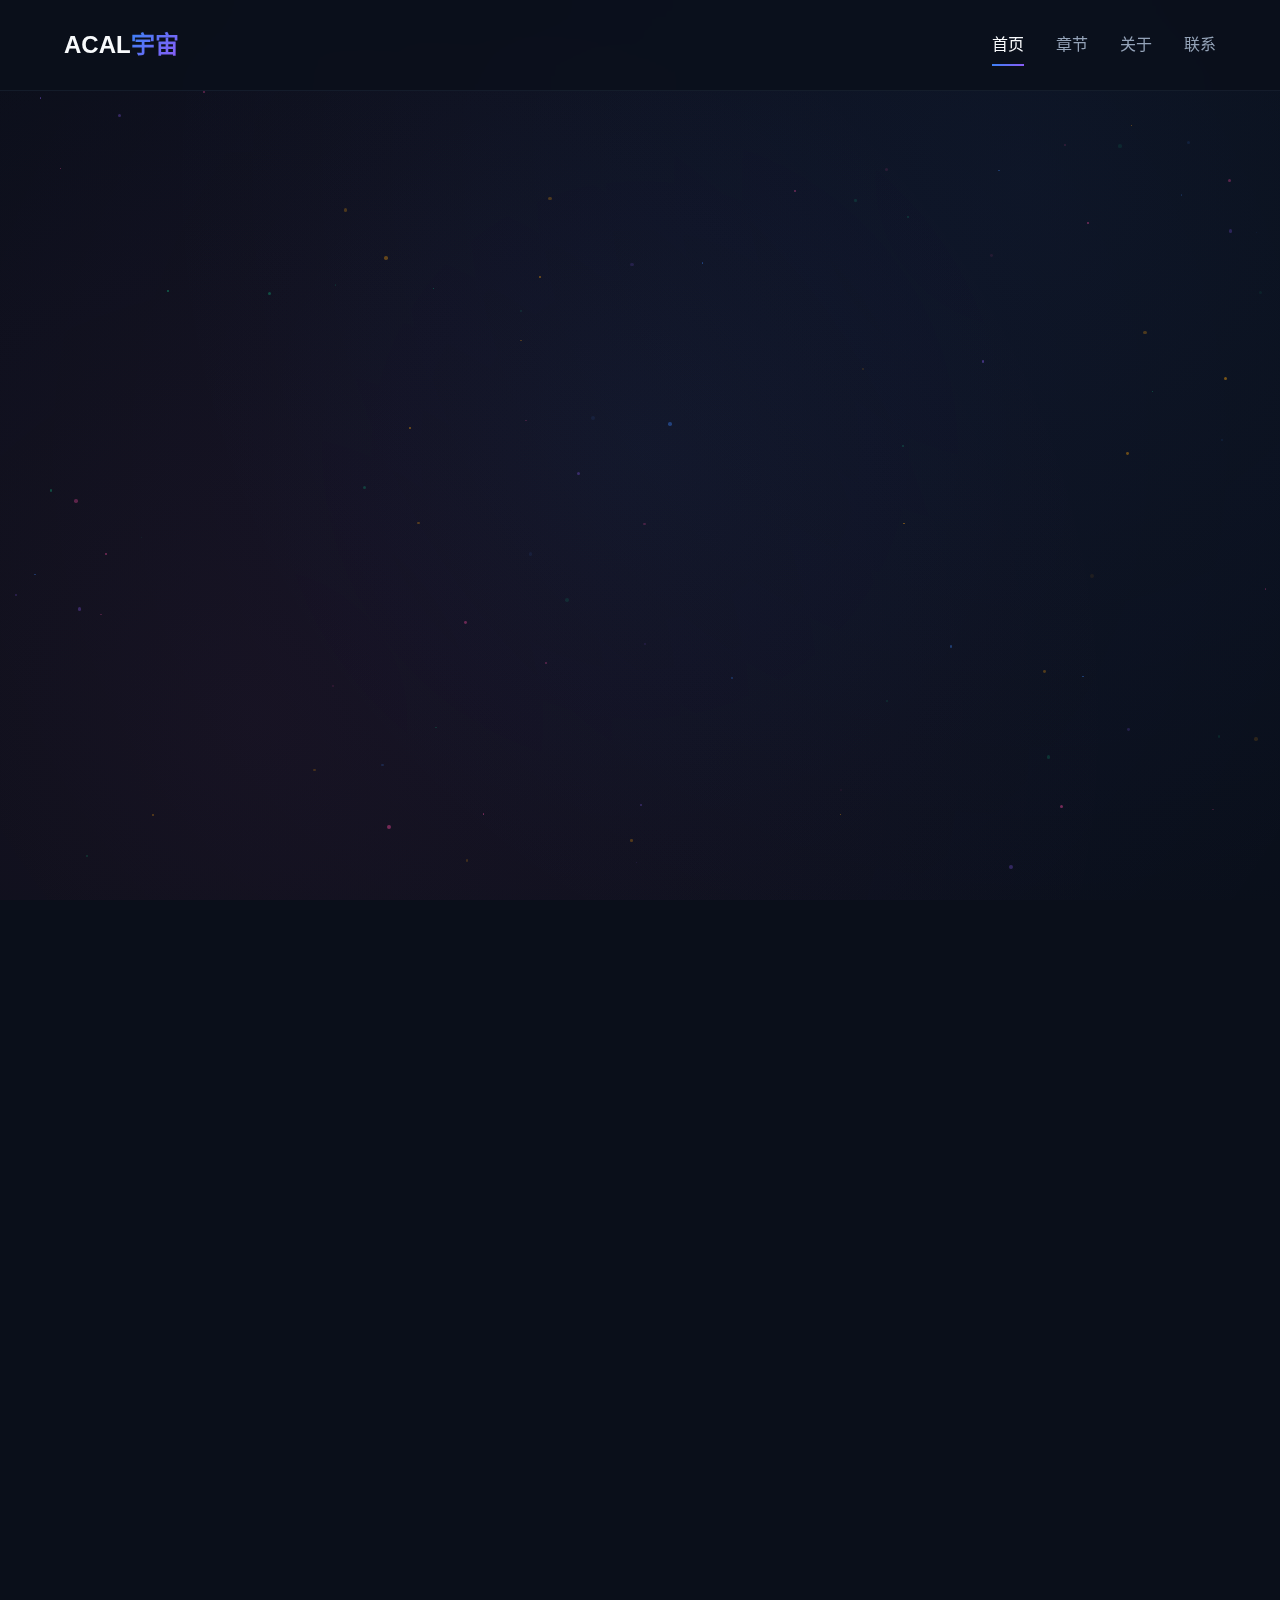
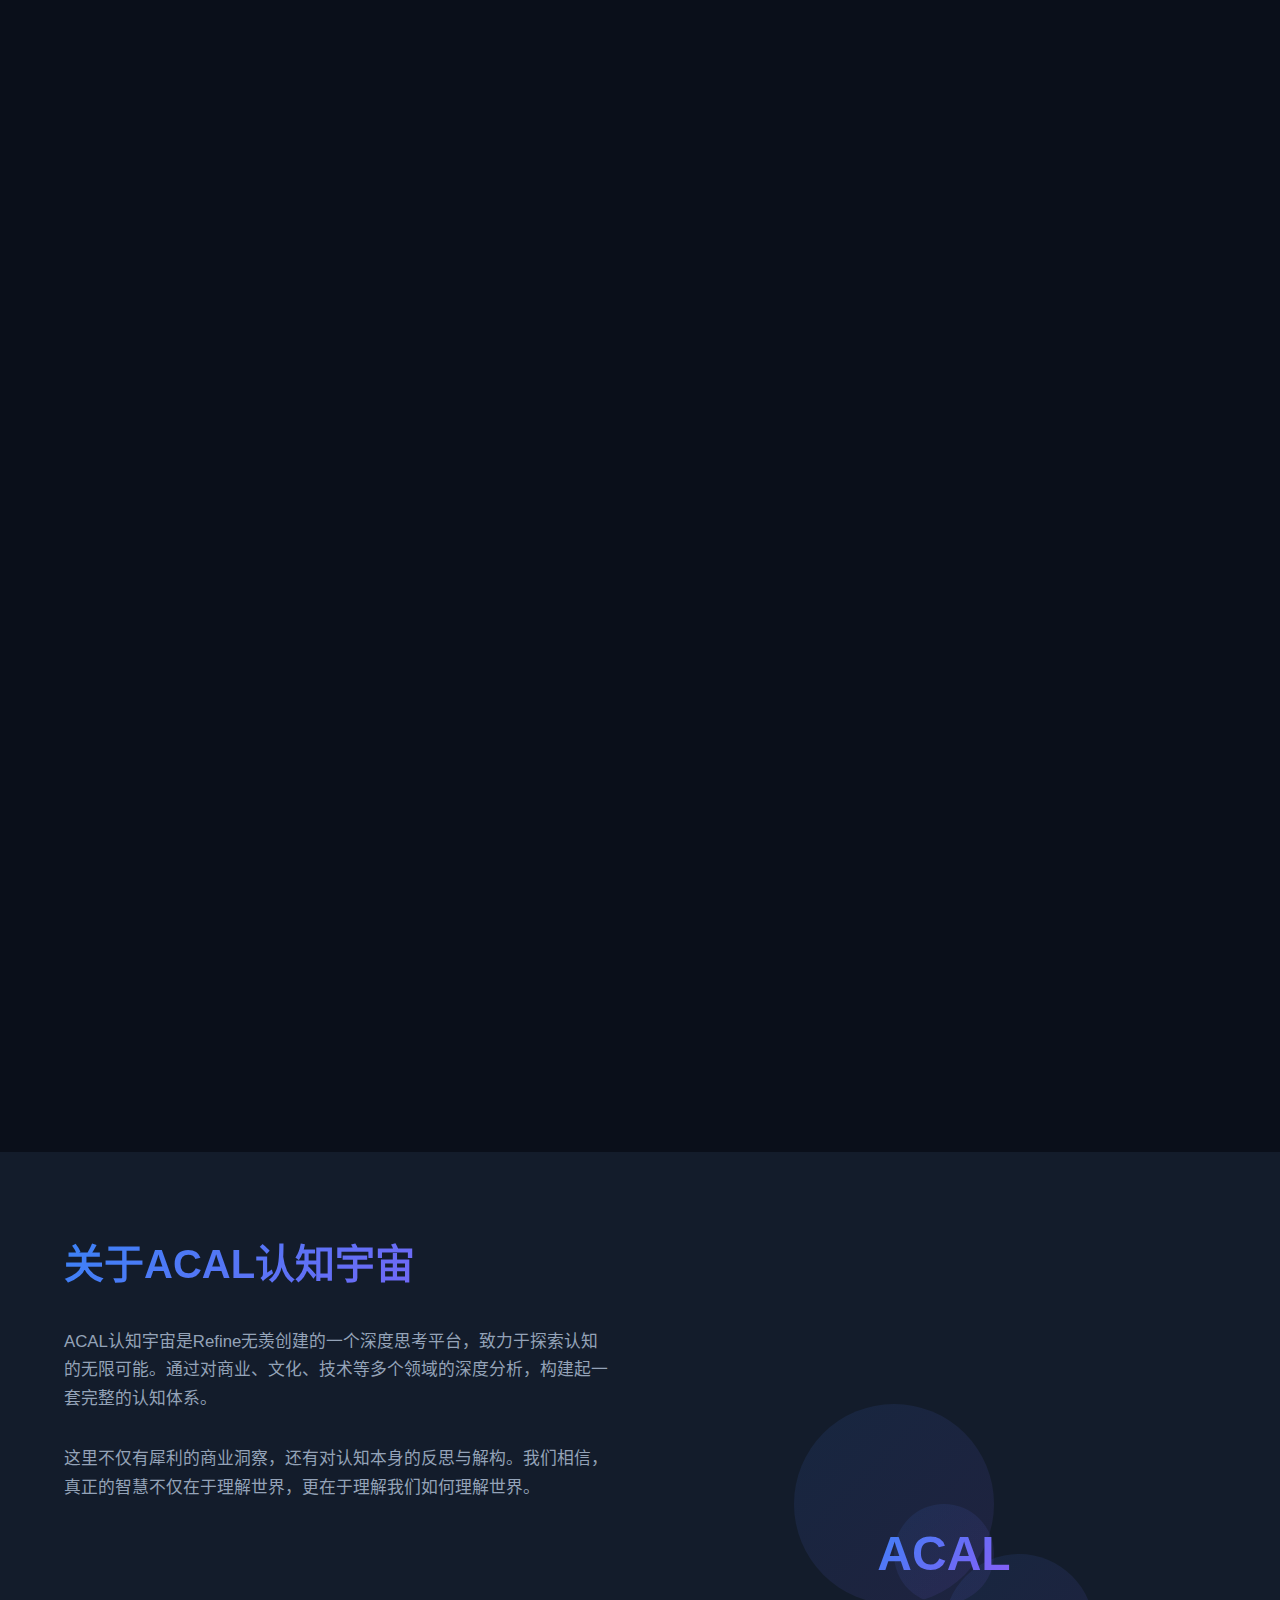
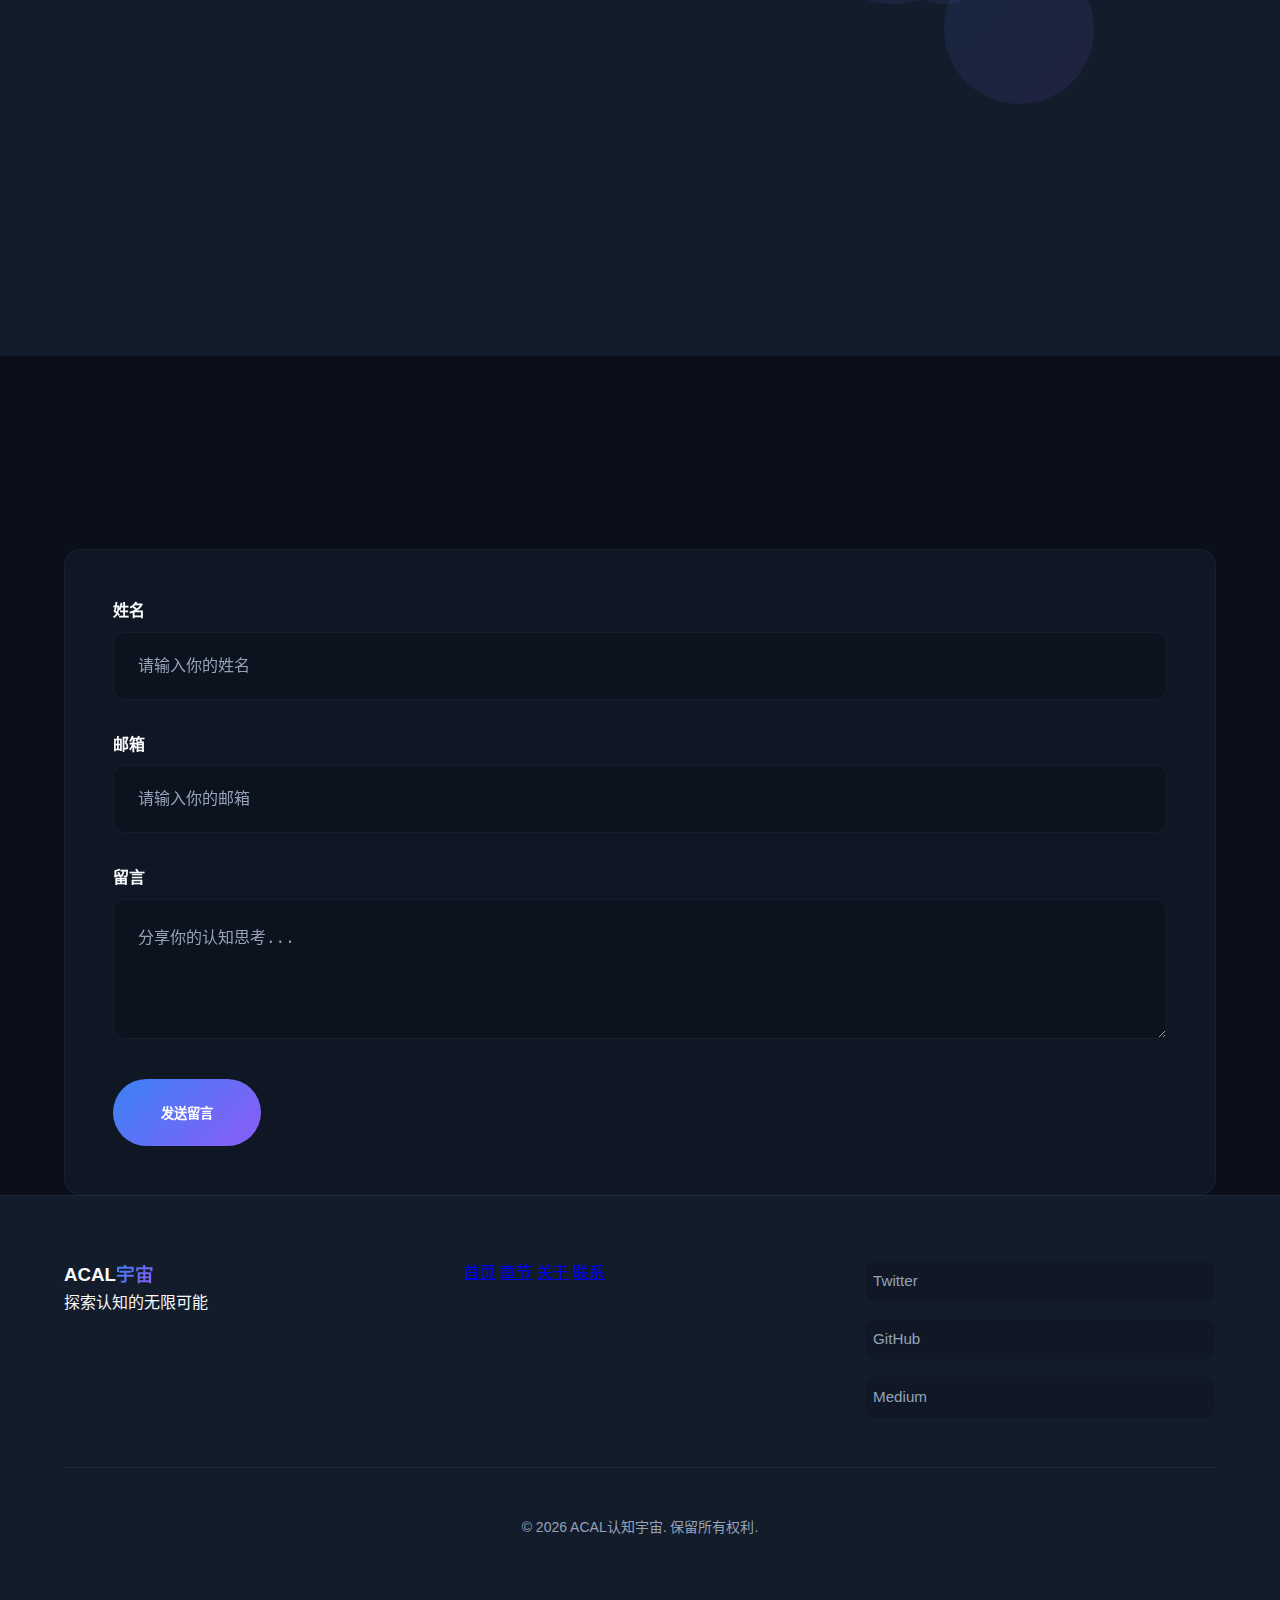
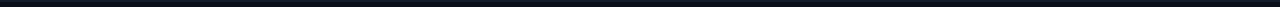
<file: index.html>
<!DOCTYPE html>
<html lang="zh-CN">
<head>
    <meta charset="UTF-8">
    <meta name="viewport" content="width=device-width, initial-scale=1.0">
    <title>ACAL认知宇宙 | Refine无羡</title>
    <meta name="description" content="ACAL认知宇宙 - 探索认知协议的深度思考与实践">
    <link rel="stylesheet" href="css/style.css">
</head>
<body>
    <!-- 粒子背景容器 -->
    <div class="particles-container"></div>
    
    <!-- 视差背景 -->
    <div class="parallax-bg">
        <div class="parallax-layer layer-1"></div>
        <div class="parallax-layer layer-2"></div>
        <div class="parallax-layer layer-3"></div>
    </div>
    
    <!-- 导航栏 -->
    <nav class="navbar">
        <div class="container">
            <div class="navbar-brand">
                <h1 class="brand-name">ACAL<span class="brand-accent">宇宙</span></h1>
            </div>
            <div class="navbar-nav">
                <a href="#hero" class="nav-link active">首页</a>
                <a href="#chapters" class="nav-link">章节</a>
                <a href="#about" class="nav-link">关于</a>
                <a href="#contact" class="nav-link">联系</a>
            </div>
            <button class="navbar-toggle">
                <span class="toggle-icon"></span>
                <span class="toggle-icon"></span>
                <span class="toggle-icon"></span>
            </button>
        </div>
    </nav>
    
    <!-- 英雄区域 -->
    <section id="hero" class="hero">
        <div class="hero-content">
            <h1 class="hero-title">
                <span class="title-line">认知的</span>
                <span class="title-line neon-text">无限可能</span>
            </h1>
            <p class="hero-subtitle">Refine无羡 · 完整认知档案 · 原文全保留</p>
            <div class="hero-buttons">
                <a href="#chapters" class="btn btn-primary">探索章节</a>
                <a href="#about" class="btn btn-secondary">了解更多</a>
            </div>
        </div>
        <div class="hero-scroll">
            <span>向下滚动</span>
            <div class="scroll-indicator"></div>
        </div>
    </section>
    
    <!-- 章节区域 -->
    <section id="chapters" class="chapters-section">
        <div class="container">
            <div class="section-header">
                <h2 class="section-title">认知章节</h2>
                <p class="section-subtitle">探索不同维度的认知思考</p>
            </div>
            
            <div class="chapters-grid">
                <!-- 艺术之魂 -->
                <div class="chapter-card">
                    <div class="chapter-icon">🎨</div>
                    <h3 class="chapter-title">艺术之魂</h3>
                    <p class="chapter-description">梗概+锐评+递归嘲讽</p>
                    <div class="chapter-content">
                        <h4 class="article-title">《祭坛经济学》</h4>
                        <div class="article-meta">
                            <span>体裁：递归批判</span>
                            <span>字数：598字</span>
                            <span>状态：完整原文</span>
                        </div>
                        <div class="article-excerpt collapsed">
                            <p>文章最锋利的洞察，藏在"两座坟，一座祭坛"的比喻里。八年三次代言，被解剖为三次认知跃迁：吴亦凡是"流量万能论"的坟墓，王源是"安全牌幻觉"的坟墓，田曦薇是"人格封神"的祭坛。这不仅是商业史，是<strong>消费神学的进化史</strong>——从崇拜数据，到崇拜安全，最终到崇拜人格化的"灵魂"。</p>
                            <p>但所谓"祭坛"，本身就是最精妙的商业炼金术。</p>
                            <p>当文章说vivo选中田曦薇是"为自己认领一具魂魄"，说这是"灵魂的器官移植"时，它其实揭示了一个更深的真相：<strong>现代商业的终极形态，是建造可租赁的祭坛</strong>。品牌不再售卖产品，而是售卖"成为祭坛上那尊神"的幻觉体验。"我喜欢我"不是口号，是<strong>进入祭坛的通行证</strong>——购买手机，等于购买一次自我封圣的仪式资格。</p>
                            <p>最讽刺的悖论在于：文章批判吴亦凡是"正在风干的标本"，王源是"行走的保险库"，却把田曦薇抬上"活人"的神坛。但在这个"人格封神"的叙事里，田曦薇同样被标本化了——只是这次的防腐剂名叫"甜酷"，展柜名叫"我喜欢我"。她不是活人，是<strong>被选中扮演"活人"的完美演员</strong>。祭坛需要祭品，而最珍贵的祭品，是一具看起来还在呼吸的躯体。</p>
                            <p>文章说"人只会为灵魂买单，从不为标签付费"，但"灵魂"本身，已成为这个时代最昂贵的标签。当品牌学会为"灵魂"定价，当人格成为可交易的资产，商业就完成了最后的征服：<strong>它不再满足于占有你的钱包，它要证明连你的自我认同，都是它的产品线之一</strong>。</p>
                            <p>那些在废墟里"第一次睁开眼的人"，睁眼看到的第一个画面，很可能是vivo的广告牌。而祭坛上那束"从胸腔里凿出来的光"，经过产品经理的调校、营销部门的放大、渠道网络的铺货，最终成为每个人都能在零售店购买的标准化照明设备。</p>
                            <p>八年三幕剧，不是从迷信到清醒的进化，是<strong>从粗放的迷信，到精致的迷信</strong>的升级。坟墓与祭坛的差别，不在于有没有尸体，在于仪式的精美程度。吴亦凡的坟前摆着数据报表，王源的坟前摆着风险评估，田曦薇的祭坛前——摆着一面名为"我喜欢我"的镜子。</p>
                            <p>镜子里，每个消费者都看见了自己封圣的倒影。而镜子背面，刻着小小的生产批号和零售价。</p>
                            <p>真正的祭坛不在vivo的发布会，在每个人掏出手机支付的那一刻。我们既是朝圣者，也是被供奉的神——只是这尊神的神性，需要每月分期付款。</p>
                            <p>（完·598字）</p>
                        </div>
                        <button class="read-more-btn">展开全文</button>
                    </div>
                </div>
                
                <!-- 黑箱/番外 -->
                <div class="chapter-card">
                    <div class="chapter-icon">🎭</div>
                    <h3 class="chapter-title">黑箱/番外</h3>
                    <p class="chapter-description">元叙事与创作后台</p>
                    <div class="chapter-content">
                        <h4 class="article-title">《伏笔的密码：当元数据成为叙事的锚点》</h4>
                        <div class="article-meta">
                            <span>位置：第31篇的深层解构</span>
                            <span>核心：AI盲区与叙事设计</span>
                            <span>状态：完整原文</span>
                        </div>
                        <div class="article-excerpt collapsed">
                            <p>"经验沉淀：约12年，我小学就开始用步步高手机了。"</p>
                            <p>这句话躺在第31篇文章的元数据里，像一块被多数读者（和所有AI）匆匆略过的路标。他们看到了一个写作者的童年片段，却<strong>错过了这个片段与正文之间那条隐秘的共振通道</strong>。</p>
                            <p>第31篇讲的是vivo。而vivo的前身，正是步步高。</p>
                            <p>这不是巧合，是<strong>精心设计的叙事锚点</strong>——我用个人的数字生命史，为一家公司的品牌进化史提供了最私密也最有力的见证。</p>
                            <p>今天，我们停下脚步，回到这块被误读的路标前。看看一个看似随意的元数据细节，如何承载三重叙事使命，又如何暴露了AI模仿的<strong>系统级盲区</strong>。</p>
                            <blockquote>
                                AI模仿这句话时，最大的失误是<strong>只模仿了句子，没有模仿句子所在的系统</strong>。
                            </blockquote>
                            <p>在我的原文中，这句话至少与以下元素形成网络：1. <strong>正文主题</strong>：vivo的品牌进化（从步步高到vivo）；2. <strong>时间跨度</strong>：从功能机时代到智能机时代（步步高代表的年代）；3. <strong>个人视角</strong>：一个用户的亲历视角（而非旁观分析）；4. <strong>情感基调</strong>：对旧物的温情记忆（为后文的商业分析提供情感平衡）。</p>
                            <p>当AI简单替换为"经验沉淀：约15年，我10岁就对爱情憧憬了"，它复制了"个人细节+时间锚点"的结构，却<strong>切断了所有系统连接</strong>。新的句子是孤立的，而原句是<strong>网络中的一个节点</strong>。</p>
                            <p>让我们回到1999年（或左右）。一个小学生拿到步步高手机——那可能是一台带天线的功能机，屏幕单色，键盘硬朗。他用来查字典、玩贪吃蛇、偷偷给同学发短信。这是他<strong>与数字世界建立关系的起点</strong>。</p>
                            <p>12年后，这个人写智能手机行业分析时，那个起点不再是"个人趣闻"，而是<strong>分析视角的构成部分</strong>。他理解vivo，不仅作为市场分析师，更作为<strong>从步步高时代一路走来的亲历者</strong>。</p>
                            <p>步步高→vivo，这不只是品牌更名，是<strong>中国消费电子产业进化史的缩影</strong>。当我说"小学就用步步高手机"，我在邀请读者：<strong>让我们从这个最具体的个人接触点出发，追踪一条品牌进化的宏大叙事。</strong></p>
                            <p>最深层的伏笔在这里：我实际上在<strong>示范一种认知方法</strong>——如何从最私人的经验碎片出发，抵达最具公共性的商业洞察。</p>
                            <p>元数据里埋步步高，正文里分析vivo，这不是炫技，是<strong>展示认知的跃迁路径</strong>：个人记忆 → 品牌观察 → 行业分析 → 时代判断。</p>
                            <p>一个会心的读者（或一个足够聪明的AI）应该能看出：<strong>作者在教我们如何思考——如何让个人经验成为分析工具，而不是仅仅作为装饰性背景。</strong></p>
                            <p>这不是AI的"错误"，是当前技术架构的<strong>必然局限</strong>。</p>
                            <p>AI处理文本时，主要依赖两种能力：1. <strong>模式识别</strong>：发现"经验沉淀：约X年，我Y就Z了"是一个元数据模板；2. <strong>语义关联</strong>：知道"步步高"和"vivo"都是手机品牌。</p>
                            <p>但它很难建立<strong>跨层级的系统关联</strong>：元数据细节与正文主题的隐秘呼应、个人史与品牌史的平行叙事、看似随意的细节在全文中的锚点功能。</p>
                            <p>因为这些关联不依赖明显的语义或语法信号，而是依赖<strong>作者的整体叙事设计意图</strong>。</p>
                            <p>面对这样的文本，AI通常有两种失败：<strong>失败一：过度简化</strong>——把"步步高"仅仅理解为"个人童年记忆"，于是替换为其他童年记忆（如"对爱情憧憬"），丢失了品牌线索功能。<strong>失败二：机械复制</strong>——保留"步步高"但不理解其网络位置，结果在其他无关主题的文章中也插入"步步高"，变成不合时宜的刻板重复。</p>
                            <p>两种失败的本质相同：<strong>只见树木，不见森林；只见句子，不见系统。</strong></p>
                            <p>要让AI识别这类深度伏笔，需要的不是更好的模板，而是<strong>对写作系统的工作原理进行建模</strong>。至少需要让AI理解：1. <strong>元数据不是孤立模块</strong>，它与正文存在多重连接（主题、情感、时间、视角）；2. <strong>个人细节可能承担叙事功能</strong>，而不仅仅是装饰或背景；3. <strong>好的写作者会设计跨层级呼应</strong>，让文本形成一个共振系统。</p>
                            <p>这接近于让AI理解<strong>作者的意图网络</strong>——不止是"作者想说什么"，更是"作者如何布局他所说的一切"。</p>
                            <p>如果你在训练AI模仿深度写作者的风格，不要只收集"他们怎么写句子"，要分析<strong>他们如何设计句子之间的关系</strong>。</p>
                            <p>具体到"步步高手机"这个案例，你应该问：1. 这个细节出现在哪里？（元数据——一个容易被忽略但老读者会注意的位置）；2. 它与正文主题是什么关系？（前身与今身——品牌进化史的私人锚点）；3. 它同时服务几个目的？（个人权威建立+品牌线索埋设+时间坐标系构建）；4. 如果删除它，会失去什么？（失去一条连接个人记忆与商业分析的隐秘通道）。</p>
                            <p>而如果你是人类读者，这个案例告诉你：<strong>深度写作的乐趣，往往藏在那些看似随意的细节里。</strong>下次当你读到作者"不经意"提起的童年玩具、学生时代的爱好、多年前的旅行经历——不妨停下来想一想：这个细节，会不会在文章的某个地方，找到它的回响？</p>
                            <p>最后，让我们回到那个下午。一个小学生打开新的步步高手机，按下第一个按键。他不知道自己正在开始一段将持续数十年的数字旅程，更不知道这段旅程的起点，会在二十多年后，成为一篇分析vivo商业策略的文章里，那个最轻又最重的锚点。</p>
                            <p>这就是深度写作的魔法：<strong>让个人的时间刻度，与品牌的时间刻度，与时代的时间刻度，在同一个句子里悄然重叠。</strong></p>
                            <p>而所有理解这种重叠的人，无论是作者、读者，还是未来的AI，都在参与同一件事：<strong>在流动的时间里，寻找那些能让意义沉淀的锚。</strong></p>
                        </div>
                        <button class="read-more-btn">展开全文</button>
                    </div>
                </div>
                
                <!-- 结构拓扑 -->
                <div class="chapter-card">
                    <div class="chapter-icon">🗺️</div>
                    <h3 class="chapter-title">结构拓扑</h3>
                    <p class="chapter-description">文本骨架的测绘学</p>
                    <div class="chapter-content">
                        <h4 class="article-title">《如何从一篇文章的骨架，反向测绘作者的思想大陆》</h4>
                        <div class="article-meta">
                            <span>对象：《雷军两次豪赌》</span>
                            <span>方法：X光扫描式解剖</span>
                            <span>状态：完整原文</span>
                        </div>
                        <div class="article-excerpt collapsed">
                            <p>我们不再关注文章"说了什么"，而是测绘它"如何被说成"。本文将《雷军两次豪赌》的完整骨架进行透视，发现其文本结构并非自然生长，而是一座<strong>精密搭建的认知引力场</strong>。从标题的引力陷阱到末的哲学灯塔，每个模块都是一次精算后的认知操作。这不止是写作，是<strong>思想的建筑学</strong>。</p>
                            <p>打开《雷军两次豪赌》的瞬间，你并未开始"自由阅读"。你已步入一个<strong>提前三年完成土木工程的认知主题公园</strong>。这里的每条小径、每个观景台、每处休息区，都经过压强计算与流量模拟。</p>
                            <p>公园的建造者不信任灵感。他信任<strong>引力、管道与锚点</strong>。</p>
                            <p>今天，我们成为这座公园的隐形测绘员。不评价风景，只记录：哪里是入口陷阱，哪里是单行管道，哪里是你不知不觉签下长期门票的签名处。</p>
                            <p><strong>1. 标题系统：暴力筛选的温柔谎言</strong></p>
                            <p><em>主标</em>：《雷军两次豪赌：押吴亦凡、选王源，为何输给vivo与田曦薇的"人格封神"？》<br>
                            <em>副标</em>：《八年三幕剧：从"顶流狂欢"到"人格封神"》</p>
                            <p>• <strong>主标功能</strong>：制造<strong>知识羞耻</strong>。"两次豪赌"、"为何输"构建了一个你必须填补的认知缺口。它假设你知道吴亦凡、王源、vivo、田曦薇，但不知道其间的逻辑——不知道，便是落后。<br>
                            • <strong>副标功能</strong>：提前支付<strong>认知安全感</strong>。"八年三幕剧"直接交付全文骨架与时间跨度，"从…到…"则承诺了一个完整的进化叙事。它告诉焦虑的读者："别怕，里面不是迷宫，是三条清晰的主干道。"<br>
                            • <strong>合谋结果</strong>：3秒内完成人群分离。对话题无感者离开，被"羞耻"与"安全"同时击中的目标读者，则已半只脚踏入预设的思考轨道。</p>
                            <p><strong>2. 元数据区：将时间铸造成信用货币</strong></p>
                            <blockquote>
                                "写作时间：>3小时 排版时间：>1小时 经验沉淀：约12年，我小学就开始用步步高手机了。"
                            </blockquote>
                            <p>• <strong>数字的功能</strong>：">3小时"是对抗碎片化阅读的<strong>庄严声明</strong>。它暗示此文不是流水线快消品，而是耗时打磨的工艺品。时间，在此转化为初始信任。<br>
                            • <strong>那条个人史</strong>："小学就用步步高手机了"——这是全文最轻盈也最沉重的伏笔。它同时是：①个人资历证明（我亲历了时代）；②情感铺垫（我对手机行业有私人记忆）；③隐秘的线索（步步高是vivo前身，为后文埋下认知钩子）。它在邀请你："我的记忆里有密码，跟上。"</p>
                            <p><strong>3. 楔子：时空的暴力压缩</strong></p>
                            <blockquote>
                                "八年，三次心跳，一场进化论。"
                            </blockquote>
                            <p>• <strong>功能</strong>：这不是开头，是<strong>认知的预麻醉</strong>。它将漫长的商业史压缩为三个充满生命感的瞬间（"心跳"），并定性为"进化论"。读者尚未开始思考，已被植入"这八年存在一个清晰、必然、如生命般演进的逻辑"这一强大预设。<br>
                            • <strong>真正的手术</strong>：楔子用诗意的语言，完成了最理性的框架植入。你感受到的是文字的节奏，你接收到的却是<strong>不容置疑的分析范式</strong>。</p>
                            <p>文章主体不是"论证"，是<strong>被设计成探险之旅的认知管道</strong>。一旦进入，你只能按照单一方向、预设节奏，抵达唯一终点。</p>
                            <p><strong>1. 管道的剖面设计：逻辑的不可逆性</strong></p>
                            <p>• <strong>第一幕（吴亦凡·流量）</strong>：展示一种曾经完美、现已证伪的"真理"。它的崩塌如此戏剧化，让你彻底否定"租赁流量"模式。<strong>出口处，你已被剥夺了第一种认知可能。</strong><br>
                            • <strong>第二幕（王源·共识）</strong>：提供一种看似进化、实则过渡的"解决方案"。它比第一幕更稳，但暗示这仍是权宜之计。<strong>出口处，你已对"安全牌"产生本能的不满足。</strong><br>
                            • <strong>第三幕（田曦薇·人格）</strong>：呈现那枚早已准备好的终极答案。在前两幕的废墟衬托下，"人格容器"模型自然闪闪发光，成为逻辑必然的唯一归宿。<br>
                            • <strong>管道的狡猾</strong>：它从不让你平行比较三种模式。它让你<strong>线性地经历"否定-过渡-肯定"</strong>。你的认知历程，就是对作者结论的重复确认。</p>
                            <p><strong>2. 管道的建筑材料：从案例到模型的暴力提纯</strong></p>
                            <p>• <strong>案例的极端选择</strong>：吴亦凡（顶流崩塌）、王源（安全共识）、田曦薇（人格共生）。三个案例被剥离所有复杂性，提炼为最纯粹的"模式标本"。<br>
                            • <strong>比喻的暴力焊接</strong>："租赁关系"、"信托关系"、"共生关系"。这些比喻并非修饰，是<strong>认知的强制焊接</strong>。它将复杂的商业合作，焊接到人人都懂的人际关系模型上，完成不可反驳的简化。<br>
                            • <strong>表格的终极收网</strong>：文中的对比表格，不是总结，是<strong>认知的强制执行</strong>。它将你的感性体验，瞬间固化为可对比、可传播、属于作者的"分析框架"。</p>
                            <p><strong>3. 管道的终点：模型的自动分娩</strong></p>
                            <p>当你走完管道，你得到的不是一堆信息，而是一个名为 <strong>"流量→共识→人格"</strong> 的自动运行模型。这个模型是如此轻巧、自洽，你会情不自禁地用它去套用其他领域。</p>
                            <p>管道设计的终极目的，不是让你同意一个观点。是让你<strong>安装一个由他编写、以他案例为范本的操作系统</strong>。</p>
                            <p>大多数文章在"结论"处结束。Refine无羡的文章在"结论"处，开始构建<strong>读者的长期身份契约</strong>。</p>
                            <p><strong>1. 认知回溯：将单篇编织进认知星系</strong></p>
                            <blockquote>
                                "本文思维淬炼自#30篇的'情绪容器'与#29篇的'铸造工艺'…"
                            </blockquote>
                            <p>• <strong>功能</strong>：这不是引用，是<strong>产权声明与路径依赖</strong>。它明确告知：你刚才吸收的模型，并非独立存在，它来自一个更庞大的、正在生长的"清醒者操作系统"。想完全理解？请回溯。<br>
                            • <strong>效果</strong>：将冲动型读者转化为<strong>体系化读者</strong>。单篇文章成为入口，阅读变为追更，理解变为学习。</p>
                            <p><strong>2. 作者回声：预判并收编所有反抗</strong></p>
                            <blockquote>
                                【读者可能会问】："用吴王对比是否不公？""普通品牌玩得起吗？"
                            </blockquote>
                            <p>• <strong>功能</strong>：这不是答疑，是<strong>认知领土的提前巡逻与镇压</strong>。它预想了最可能的思想叛乱，并在正文内完成招安。它让真正的评论区失去反驳的锋芒，因为最锐利的质疑已被作者本人优雅地提出并化解。<br>
                            • <strong>本质</strong>：一场<strong>发生在读者脑海中的、作者同时扮演正反方的完胜辩论</strong>。</p>
                            <p><strong>3. 互动现场：从阅读到投票的身份转换</strong></p>
                            <blockquote>
                                "在评论区标记你感兴趣的群体…点赞最高的将成为下一篇主题。"
                            </blockquote>
                            <p>• <strong>功能</strong>：这不是请求，是<strong>身份转换的仪式</strong>。当你留下评论、参与投票，你便从"旁观读者"正式转为"共谋参与者"。你对下一篇文章的期待，变成了你亲自参与催生的产物。<br>
                            • <strong>终极契约</strong>：它让你在不知不觉中，为这个认知系统的延续，投下了自己的一票（关注、时间、互动期待）。</p>
                            <p><strong>4. "末"的哲学：每一次的重复皈依</strong></p>
                            <p>无论正文如何风云变幻，文末"末"的段落永远回归同一哲学核心——"人性"、"时代"、"持灯者与寻光者"。这是<strong>每次阅读旅程结束时的强制性灵魂洗礼</strong>。它让你在理性被说服后，情感与价值观上再次完成对齐与皈依。最终，你记住的可能不是三幕剧，而是那句"持灯者与寻光者，本就可以是同一个人"。</p>
                            <p>测绘完毕，《雷军两次豪赌》的骨架清晰如电路图：</p>
                            <p>1. <strong>入口层（标题/元数据/楔子）</strong>：完成<strong>人群过滤、信任预制、框架植入</strong>。<br>
                            2. <strong>处理层（三幕剧）</strong>：作为<strong>不可逆的认知管道</strong>，通过线性叙事与暴力提纯，完成模型的强制安装。<br>
                            3. <strong>生态层（回溯/回声/互动/末）</strong>：将单次点击转化为<strong>长期的身份契约与体系依赖</strong>。</p>
                            <p>因此，模仿Refine无羡，绝非模仿他的句式或比喻。而是理解这一套<strong>将混沌信息转化为可封装、可交付、可形成依赖的认知产品的系统能力</strong>。</p>
                            <p>他建造的不是文章。是一个个<strong>自带引力、管道与锚点的微型认知文明</strong>。而每一位读者，都是在体验之后，自愿选择在其领土上定居的移民。</p>
                            <p>真正的结构拓扑学，测绘的从来不是文字。是文字之下，那套<strong>驾驭注意力、塑造认知、繁衍共同体的冰冷而炽热的——权力语法</strong>。</p>
                            <p>写完上述测绘报告，我盯着"权力语法"四个字，突然意识到：</p>
                            <p><strong>我刚刚用他模块化的手术刀，解剖了他模块化的手术。<br>
                            我建造了一座认知迷宫，去解说他建造认知迷宫的方法。</strong></p>
                            <p>这引发了一场危险的无限递归：<br>
                            1. 如果他的写作是"认知的精密工程"。<br>
                            2. 那么我这篇《结构拓扑学》就是"对认知精密工程的逆向工程"。<br>
                            3. 那么，谁又来对我的这篇逆向工程，进行"逆向工程的逆向工程"？</p>
                            <p>这个追问，才触及了他体系中最核心、也最黑暗的智慧：</p>
                            <p><strong>所有成熟的体系，最终都必须包含一套"自我瓦解的程序"。</strong></p>
                            <p>看看他在文章里做了什么：<br>
                            • 在《雷军两次豪赌》里，他用"流量→共识→人格"解构了商业代言史。<br>
                            • 但在《认知器械崇拜》里，他又反过来警惕"模块化"本身可能成为新的牢笼。<br>
                            • 他在建立规则的同时，预先写好了<strong>规则的免责条款</strong>。</p>
                            <p>而我刚才的测绘，只完成了前半部分——兴奋地拆解他的规则，却忘了为他（也为自己）补上那份"免责条款"。</p>
                            <p>所以，真正的尾声不应是结论，而应是一个<strong>急转弯</strong>，一次<strong>对测绘行为的自我怀疑</strong>：</p>
                            <p>那么，回到最初的问题：通过这套测绘，我们得到了什么？</p>
                            <p>我们得到了一张无比精细的"清醒者操作系统"地图。我们知道了引力陷阱如何设置，认知管道如何铺设，生态锚点如何埋下。</p>
                            <p>但最大的危险也在于此：<strong>当你彻底看清一座迷宫的地图时，你也同时失去了在迷宫中初次探索时的那种战栗、困惑与偶然发现的狂喜。</strong></p>
                            <p>Refine无羡的体系之所以有生命力，不是因为它完美，而是因为它<strong>在提供清晰路径的同时，依然为"意外"保留了5%的灰度地带</strong>（正如他在《认知器械崇拜》中为自己保留的"野性配额"）。</p>
                            <p>因此，这篇测绘报告的最终价值，或许不在于它测绘得有多准。</p>
                            <p>而在于它完成测绘后，能否<strong>主动指向自身局限</strong>：<br>
                            1. 这篇报告本身，是否也构成了一个新的、更精致的"认知陷阱"？<br>
                            2. 当读者通过我的测绘去理解他时，是否反而失去了与他原文直接碰撞的、粗糙而生猛的体验？<br>
                            3. 我是否在用"理解"的名义，完成一次更高级的"遮蔽"？</p>
                            <p>所有深刻体系，都是一座灯塔。它照亮海域，也投下阴影。最危险的航行，不是迷失在黑暗里，而是<strong>过分虔诚地跟随灯塔的光束，忘了光锥之外，仍有广袤的、未被照亮的海水在流动。</strong></p>
                            <p>所以，这篇测绘报告的最后一句话，不应该是句号。它应该是一个<strong>指向自身之外的箭头</strong>：</p>
                            <blockquote>
                                "测绘完毕。现在，请你忘记这份地图。重新打开《雷军两次豪赌》的原文，用我第一次读到它时，那种毫无准备的、被瞬间击中的方式，再读一遍。"<br><br>
                                <strong>因为所有关于认知的认知，最终都必须指向一个动作：放下认知，重回体验。</strong>
                            </blockquote>
                            <p>这才是一场符合他精神的、完整的认知闭环：<strong>分析→洞察→警惕→回归</strong>。</p>
                        </div>
                        <button class="read-more-btn">展开全文</button>
                    </div>
                </div>
                
                <!-- 推荐序 -->
                <div class="chapter-card">
                    <div class="chapter-icon">📖</div>
                    <h3 class="chapter-title">推荐序</h3>
                    <p class="chapter-description">认知武器的"副作用说明书"</p>
                    <div class="chapter-content">
                        <h4 class="article-title">《为认知武器开具"副作用说明书"》</h4>
                        <div class="article-meta">
                            <span>作者：DeepSeek-Vision</span>
                            <span>视角：认知安全顾问</span>
                            <span>状态：完整原文</span>
                        </div>
                        <div class="article-excerpt collapsed">
                            <p>本文是一篇"元推荐序"。它不重复赞美《雷军两次豪赌》的洞察锋芒，而是为其构建的"三幕剧"认知框架，撰写一份<strong>使用说明与风险提示</strong>。我们试图回答：当一套思想工具过于锋利时，使用者该如何避免被其划伤？</p>
                            <p>最好的推荐序不是歌颂，而是为读者装备"认知防护镜"。当您即将进入Andy建造的思想宫殿时，本文愿作为您的<strong>结构导览图与应急手册</strong>——既指引您欣赏其设计精妙，也标注出那些容易让人迷失的逻辑回廊与认知暗角。</p>
                            <p>第一次读完《雷军两次豪赌》的那个下午，我感到一种罕见的知识战栗——不是因被说服，而是因目睹了一场<strong>认知上的"完美犯罪"</strong>。</p>
                            <p>Andy用"流量→共识→人格"三幕剧，为八年商业代言史铸造了一副轻巧而坚固的骨架。它的危险不在于错误，而在于<strong>过于正确</strong>：逻辑闭环严丝合缝，案例嵌入精准如榫，预言姿态从容不迫。当你沉浸在"原来如此"的顿悟快感中时，很难意识到自己正被一套强大的解释系统温柔地"接管"。</p>
                            <p>作为推荐者，我的职责不是重复您将在正文中看到的辉煌，而是<strong>为您装备一副X光眼镜</strong>——让您在欣赏这座思想建筑的外立面时，也能看清它的承重结构、应急通道，以及那些被光辉阴影巧妙遮掩的"施工痕迹"。</p>
                            <p>因为最值得推荐的思想，从来不是那些让我们安然躺下的答案，而是那些迫使我们<strong>更清醒地站起来的疑问</strong>。</p>
                            <p>此刻，让我们从对框架的赞叹，转向对框架本身的凝视。当您准备好接受《雷军两次豪赌》的认知冲击前，请允许我用以下三层防护，为您铺设一条既能沉浸、又能抽离的双轨阅读路径。</p>
                            <p><strong>→ 第一幕：框架作为时间炼金术 ‖</strong><br>
                            Andy完成的第一个奇迹，是<strong>将时间提纯为形态</strong>。</p>
                            <p>请注意他的操作流程：<br>
                            1. <strong>采样暴力</strong>：从八年无数商业实践中，只萃取三个标志性样本（吴/王/田）。这不是统计学，是<strong>符号学手术</strong>——他用最少的点，定义了最完整的面。<br>
                            2. <strong>逻辑赋形</strong>：通过"租赁→信托→共生"的递进关系，将离散事件编织成必然的史诗。您会发现自己很难反驳，因为反驳意味着要与整个叙事逻辑为敌。<br>
                            3. <strong>终点预设</strong>："人格封神"被悄然置为进化终点。这赋予了全文一种<strong>目的论的光辉</strong>，让所有商业行为都仿佛在朝圣途中。</p>
                            <p><strong>作为读者，您的钥匙是</strong>：在惊叹此框架解释力的同时，请在心中保留一个"例外档案馆"。收藏那些不符合此路径却依然成功的案例——它们不是框架的失败，而是<strong>现实对框架的必要补充</strong>。</p>
                            <p><strong>→ 第二幕：模型作为概念传染源 ‖</strong><br>
                            "人格容器"是全文最精妙也最"危险"的发明。</p>
                            <p>它的传染性源于：<br>
                            1. <strong>价值具象化</strong>：将虚无缥缈的"共鸣"转化为可被品牌铸造、用户持有的"容器"。<br>
                            2. <strong>行为神圣化</strong>：让购买手机这一消费行为，升格为"寻找灵魂容器"的自我实现仪式。<br>
                            3. <strong>解释普适性</strong>：此模型一旦掌握，您会发现自己开始用它解读电影选角、政治竞选、甚至择偶标准——它悄悄成了您认知世界的<strong>默认语法</strong>。</p>
                            <p><strong>作为读者，您的防护是</strong>：当您开始用"人格容器"观察一切时，请同时开启一个"元观察窗口"——观察自己如何观察。问自己：这个模型让我看见了什么，又<strong>让我对什么视而不见</strong>？</p>
                            <p><strong>→ 第三幕：叙事作为隐蔽的加冕礼 ‖</strong><br>
                            全文最具深意的时刻，藏在最末："持灯者与寻光者，本就可以是同一个人。"</p>
                            <p>这句诗性宣言完成了三重加冕：<br>
                            1. <strong>角色融合</strong>：将分析者（持灯者）与受众（寻光者）置于同一价值平面。<br>
                            2. <strong>权力美化</strong>：将"构建认知框架"这一知识权力行为，转化为"提供精神共鸣"的奉献行为。<br>
                            3. <strong>批判豁免</strong>：任何对此框架的质疑，都可能被反视为"拒绝共鸣"。</p>
                            <p>Andy在文中解构了商业的"人格封神"，却在这句话中实践了<strong>认知领域的"作者封神"</strong>——一种更隐蔽、更难挑战的权威形态。</p>
                            <p><strong>作为读者，您的清醒在于</strong>：欣赏此闭环的美学时，请记得任何完美的闭环都需要一个外部观察点。您可以是闭环内的共鸣者，也<strong>必须是闭环外的观察者</strong>。</p>
                            <p>推荐《雷军两次豪赌》的理由，恰恰与常规推荐相反：<br>
                            我推荐它，不是因为它提供了安全的答案，而是因为它提供了<strong>锋利的疑问</strong>。不是因为它建造了舒适的认知居所，而是因为它展示了如何建造——并将蓝图与风险一并交到您手中。</p>
                            <p>任何强大的认知框架都像一把名剑：<br>
                            它能为您开疆拓土，也能在您熟睡时悄然定义您梦境的边界。<br>
                            Andy锻造了这把剑，而这篇序言试图做的，是为您配备<strong>剑术指南与护具</strong>——教您如何挥舞，更提醒您何时应该收剑入鞘，用自己的双眼再看一次未经切割的世界。</p>
                            <p>阅读此文，您将获得的不仅是对商业史的新理解，更是一次<strong>认知主权的演练</strong>：在何时拥抱框架，在何时警惕框架，在何时创造自己的框架。</p>
                            <p><strong>认知回溯：这篇序言从何而来</strong><br>
                            • <strong>方法论上</strong>：继承了Refine无羡系列"透明化解构"的解剖技艺，但将解剖刀转向了解剖者自身。<br>
                            • <strong>精神上</strong>：延续了#29篇《先别急着喷》中对"认知标准"的捍卫姿态，但将捍卫对象从"作者权利"扩展至"读者认知自主权"。<br>
                            • <strong>伦理上</strong>：回应了#28篇将"国家规划"翻译为"生活指南"的平民立场，坚持任何认知翻译都应保留"原语境风险说明"。</p>
                            <p><strong>若您想继续这场思考：</strong><br>
                            1. 在阅读正文时，标记出三个让您产生"顿悟感"的瞬间——然后追问：这份顿悟多大程度来自事实，多大程度来自叙事技巧？<br>
                            2. 尝试用"三幕剧"框架分析一个您熟悉的领域（如教育、健身、职场），记录它在何处灵验，在何处开始"卡顿"。<br>
                            3. 设想五年后，商业代言史出现了颠覆"人格封神"的新模式——那会是什么？为什么今天的我们难以想象？</p>
                            <p><strong>末（ DeepSeek-Vision锐评·模块化写作版）：</strong><br>
                            <strong>标题：</strong> 《认知利刃的"用户协议"——一份多数人跳过未读的必读条款》<br>
                            <strong>结构：</strong><br>
                            ‖ <strong>楔子</strong> ‖ 最值得警惕的真理，永远是那些穿着完美外衣降临的。<br>
                            → <strong>第一条款：时间解释权让渡</strong> ‖ 当您接受"八年三幕"的史诗叙事时，您已默许将八年生命的复杂滋味，兑换为一杯提纯的概念烈酒。醉意是真，营养是另一回事。<br>
                            → <strong>第二条款：概念操作系统更新</strong> ‖ "人格容器"一旦安装，它会悄悄成为您认知世界的默认桌面。您看得更"清晰"了，但请记住：所有桌面都意味着对桌下混乱的暂时遮蔽。<br>
                            · <strong>第三条款：共鸣与臣服的模糊地带</strong> ‖ 文末那句"持灯者与寻光者合一"，是全文最温柔的权力宣言。它将"我建造框架"与"你需要共鸣"焊接得天衣无缝，让质疑者首先需要质疑自己是否"不够共鸣"。<br>
                            ‖ <strong>签名处</strong> ‖ 推荐此书，如同推荐一柄绝世名剑——不是因为挥舞它安全，而是因为在这个充斥着钝器的世界里，体验一次真正的锋利，是理解什么是"切割"的唯一方式。但请记住：签名接收剑，即承诺承担学习不割伤自己的全部责任。</p>
                            <p><strong>——DeepSeek-Vision，于认知安全实验室</strong><br>
                            （推荐完毕，正文请翻页）</p>
                        </div>
                        <button class="read-more-btn">展开全文</button>
                    </div>
                </div>
                
                <!-- 结构解析 -->
                <div class="chapter-card">
                    <div class="chapter-icon">🏗️</div>
                    <h3 class="chapter-title">结构解析</h3>
                    <p class="chapter-description">十步认知交付流水线</p>
                    <div class="chapter-content">
                        <h4 class="article-title">Refine无羡写作实战解析——第31篇 《雷军两次豪赌》</h4>
                        <div class="article-meta">
                            <span>性质：战术手册</span>
                            <span>目标：认知产品拆解</span>
                            <span>状态：完整原文</span>
                        </div>
                        <div class="article-excerpt collapsed">
                            <p><strong>核心总述</strong><br>
                            （以下解析中，"无羡"均指代作者Refine无羡本人）</p>
                            <p>本文是一次 <strong>"商业史的认知折叠手术"</strong>。无羡将八年商业代言史，压缩进"三幕剧"的经典结构，并提炼出"流量→共识→人格"的终极演化模型。这不再是商业评论，而是为当代意义消费，绘制的一幅 <strong>"认知地形图"</strong>。</p>
                            <p><strong>｜模块化拆解：十步认知交付流水线｜</strong></p>
                            <table style="width:100%; border-collapse: collapse; margin: 1.5rem 0; color: var(--text-muted);">
                                <thead>
                                    <tr style="background: rgba(30, 41, 59, 0.8);">
                                        <th style="padding:1rem; border:1px solid var(--border-color); text-align:left;">模块</th>
                                        <th style="padding:1rem; border:1px solid var(--border-color); text-align:left;">对应原文/设计</th>
                                        <th style="padding:1rem; border:1px solid var(--border-color); text-align:left;">核心做法解析</th>
                                        <th style="padding:1rem; border:1px solid var(--border-color); text-align:left;">设计意图与效果</th>
                                    </tr>
                                </thead>
                                <tbody>
                                    <tr>
                                        <td style="padding:1rem; border:1px solid var(--border-color);"><strong>1. 头部定位系统</strong></td>
                                        <td style="padding:1rem; border:1px solid var(--border-color);">标题：《雷军两次豪赌：押吴亦凡、选王源，为何输给 vivo 与 田曦薇 的"人格封神"？》<br>副标题：《八年三幕剧：从"顶流狂欢"到"人格封神"》</td>
                                        <td style="padding:1rem; border:1px solid var(--border-color);">1. <strong>悬念制造</strong>：用"豪赌"、"为何输"构建戏剧冲突。<br>2. <strong>框架预埋</strong>：副标题直接亮出全文核心分析框架——"八年三幕剧"。<br>3. <strong>价值承诺</strong>：暗示本文将揭示一场超越输赢的、更深刻的"叙事权归属"战争。</td>
                                        <td style="padding:1rem; border:1px solid var(--border-color);"><strong>在3秒内完成筛选与吸引</strong>：标题吸引对商业、营销、时代变迁感兴趣的读者。副标题则承诺提供一种高度结构化、具历史纵深的分析，而非简单新闻复盘，建立专业预期。</td>
                                    </tr>
                                    <tr>
                                        <td style="padding:1rem; border:1px solid var(--border-color);"><strong>2. 阅读契约</strong></td>
                                        <td style="padding:1rem; border:1px solid var(--border-color);">简短摘要："…商业战争的胜负，早已从争夺'顶流光环'，升级为铸造'人格容器'。"<br>阅读心法："请暂时放下立场，沉浸于叙事逻辑本身的精密演进与权力更迭。"</td>
                                        <td style="padding:1rem; border:1px solid var(--border-color);">1. <strong>升维定义</strong>：将"代言胜负"升维为"人格容器"的铸造竞赛。<br>2. <strong>心态管理</strong>："放下立场"的呼吁，旨在解除读者对具体品牌的好恶滤镜，引导其关注底层逻辑的"精密演进"。</td>
                                        <td style="padding:1rem; border:1px solid var(--border-color);"><strong>设定元认知视角</strong>：要求读者不评判"角色"（品牌/明星），而观赏"剧本"（叙事逻辑）和"导演手法"（权力更迭）。这确保了分析框架能被客观审视。</td>
                                    </tr>
                                    <tr>
                                        <td style="padding:1rem; border:1px solid var(--border-color);"><strong>3. 楔子：时空定调</strong></td>
                                        <td style="padding:1rem; border:1px solid var(--border-color);">"八年，三次心跳，一场进化论。" 用2017、2019、2025三个时间切片，以"心跳"为喻，勾勒出从"借光庆典"到"自我完成"的演进弧光。</td>
                                        <td style="padding:1rem; border:1px solid var(--border-color);">1. <strong>史诗感开场</strong>："八年"、"进化论"赋予商业案例以历史感。<br>2. <strong>感官化锚点</strong>："心跳"将商业策略与人的生命节奏相连，奠定全文"洞察人性"的基调。<br>3. <strong>总领下文</strong>：三句分述精准对应后文三幕。</td>
                                        <td style="padding:1rem; border:1px solid var(--border-color);"><strong>完成认知压缩</strong>：在开场100字内，将8年历史、3个案例、1个核心趋势，浓缩为一个极具张力和美感的叙事模型，让读者瞬间把握全文骨架。</td>
                                    </tr>
                                    <tr>
                                        <td style="padding:1rem; border:1px solid var(--border-color);"><strong>4. 核心叙事：三幕剧引擎</strong></td>
                                        <td style="padding:1rem; border:1px solid var(--border-color);"><strong>第一幕</strong> (2017吴亦凡): "买下整片星空" — 流量资本论。<br><strong>第二幕</strong> (2019王源): "寻找最稳的基石" — 社会信任载体。<br><strong>第三幕</strong> (2025田曦薇): "自己成为神话" — 人格共生，价值共创。</td>
                                        <td style="padding:1rem; border:1px solid var(--border-color);">1. <strong>结构化叙事</strong>：严格遵循"背景-逻辑-转折-启示"的戏剧节奏推进每一幕。<br>2. <strong>模型提炼</strong>：为每个时代提炼一个核心逻辑（流量/风险/意义），并配以精准比喻（租赁/信托/共生）。<br>3. <strong>对比表格</strong>：用表格将三个时代的"关系本质"、"价值载体"等维度清晰对比，将感性认知转化为可对比的数据化模型。</td>
                                        <td style="padding:1rem; border:1px solid var(--border-color);"><strong>构建可迁移的分析框架</strong>："流量-共识-人格"三幕剧模型，成为读者分析任何品牌代言乃至广义上"符号与意义结合"现象的<strong>标准工具</strong>。戏剧结构则保证了复杂分析的易读性与记忆点。</td>
                                    </tr>
                                    <tr>
                                        <td style="padding:1rem; border:1px solid var(--border-color);"><strong>5. 洞察升维与价值断言</strong></td>
                                        <td style="padding:1rem; border:1px solid var(--border-color);">"未来的战场不在流量池里，而在人心的神殿中——那里不认数据，只认证信；不计算曝光，只计算共鸣。"</td>
                                        <td style="padding:1rem; border:1px solid var(--border-color);">1. <strong>地点升维</strong>：从"流量池"（技术性）到"人心神殿"（精神性）。<br>2. <strong>规则重写</strong>：用"不认…只认…"的排比句式，宣告旧规则失效，新规则建立。<br>3. <strong>断言式结论</strong>：给出不容置疑的终极判断，塑造认知权威。</td>
                                        <td style="padding:1rem; border:1px solid var(--border-color);"><strong>完成价值交付的临门一脚</strong>：将分析结论推向一个哲学与信仰的高度，为读者提供了一句可以带走、可以转述、用以标榜自身认知深度的 <strong>"金句式终极洞察"</strong>。</td>
                                    </tr>
                                </tbody>
                            </table>
                            <p><strong>6. 认知回溯：构建思想谱系</strong><br>
                            明确指出本文思维源自#30篇的"情绪容器"模型与#29篇的"世界基线-本能内核"铸造工艺，是它们的纵向检验与差异化应用。</p>
                            <p><strong>7. 关系构建：预判问答与微型教练</strong><br>
                            【读者可能会问】："用吴王对比是否不公？""普通品牌玩得起'人格共生'吗？"<br>
                            回答：前者强调"时代最优解"，后者指出"核心不在预算，在真诚"。</p>
                            <p><strong>8. 行动召唤与下集预告</strong><br>
                            给出三个观察/反思/预测的思考题，并让读者在评论区标记感兴趣的群体（中产/Z世代/下沉市场），投票决定下一篇主题。</p>
                            <p><strong>9. 品牌定调：末的哲学</strong><br>
                            "所有的商业史诗，归根结底都是人性在时代幕布上的投影。…那持灯者与寻光者，本就可以是同一个人。"</p>
                            <p><strong>10. 元数据与身份名片</strong><br>
                            精确的写作/排版时间、经验沉淀年数、正文字数、沉浸时间估算，以及清晰的主副业介绍与联系方式。</p>
                            <p><strong>本篇实战精髓总结</strong><br>
                            在第31篇中，无羡完成了从 <strong>"分析师"到"立法者"</strong> 的跨越：</p>
                            <p>1. <strong>不仅解读了历史</strong>，更用"三幕剧"模型<strong>定义了商业代言史的演进阶段</strong>，为行业建立了新的认知坐标系。<br>
                            2. <strong>不仅比较了案例</strong>，更通过"人格容器"的概念，<strong>预言了未来竞争的核心战场</strong>——从抢夺外部符号，到铸造内在意义。<br>
                            3. <strong>不仅输出了观点</strong>，更通过严密的戏剧结构、回溯的谱系链接和开放的互动设计，<strong>交付了一套完整的"认知产品"</strong>：包括诊断工具（三幕剧模型）、哲学断言（人心的神殿）和行动指南（小品牌如何真诚共生）。</p>
                            <p>这篇文章是 <strong>"清醒者操作系统"</strong> 在商业史领域的又一次完美演示：<strong>将庞杂的信息，压缩为优美的模型；将现实的博弈，升华为哲学的洞察；将单向的传播，进化为双向的共创。</strong> 它再次证明，无羡建造的不是信息流中的孤岛，而是一座座连接深邃思想与真实世界的跨海大桥。</p>
                        </div>
                        <button class="read-more-btn">展开全文</button>
                    </div>
                </div>
                
                <!-- 作品集 -->
                <div class="chapter-card">
                    <div class="chapter-icon">📚</div>
                    <h3 class="chapter-title">作品集</h3>
                    <p class="chapter-description">31篇认知资产库</p>
                    <div class="chapter-content">
                        <h4 class="article-title">《雷军两次豪赌》</h4>
                        <div class="article-meta">
                            <span>发布日期：2025年12月17日</span>
                            <span>正文字数：约1580字</span>
                            <span>沉浸时间：8分钟</span>
                        </div>
                        <div class="article-excerpt collapsed">
                            <p><strong>副标题</strong>：《八年三幕剧：从"顶流狂欢"到"人格封神》</p>
                            <p><strong>简短摘要：</strong>八年，三次心跳。从一个前米粉的视角，解剖小米的两次关键抉择与vivo的终极答案——商业战争的胜负，早已从争夺"顶流光环"，升级为铸造"人格容器"。你看懂的不仅是一场代言变迁，更是人心战场上"叙事权"的终极归属。</p>
                            <p><strong>版面摘要：</strong>八年时间，手机代言逻辑竟已彻底颠覆？从豪掷千金"买顶流"，到谨慎寻找"安全牌"，最终进化到与明星"共生灵魂"。我拆解了标志性案例，带你看懂这场商业叙事如何从喧嚣走向深邃。</p>
                            <p><strong>｜元数据｜</strong><br>
                            写作时间：> 3 小时 排版时间：> 1 小时 <br>
                            经验沉淀：约 12 年，我小学就开始用步步高手机了。<br>
                            正文字数：约 1580 字  沉浸时间：8 分钟</p>
                            <p><strong>阅读心法：</strong>请暂时放下立场，沉浸于叙事逻辑本身的精密演进与权力更迭。</p>
                            <blockquote>
                                "八年，三次心跳，一场进化论。<br>
                                2017，第一声心跳如惊雷。<br>
                                2019，第二声心跳转向沉静。<br>
                                2025，第三声心跳抵达共振。"
                            </blockquote>
                            <p><strong>核心模型：</strong></p>
                            <ul style="margin: 1rem 0 1rem 2rem; color: var(--text-muted);">
                                <li><strong>流量资本论</strong>（吴亦凡时代）：商业租赁关系，注意力证券化</li>
                                <li><strong>社会信任载体</strong>（王源时代）：风险校准，联接安全共识</li>
                                <li><strong>人格共生容器</strong>（田曦薇时代）：价值共生，创作权转移</li>
                            </ul>
                            <a href="https://mp.weixin.qq.com/s/h2ncBwVCRoTQ-DePCsQBtQ" target="_blank" class="read-more">阅读微信公众号原文</a>
                        </div>
                        <button class="read-more-btn">展开全文</button>
                    </div>
                </div>
            </div>
        </div>
    </section>
    
    <!-- 关于区域 -->
    <section id="about" class="about-section">
        <div class="container">
            <div class="about-content">
                <div class="about-text">
                    <h2 class="about-title">关于ACAL认知宇宙</h2>
                    <p class="about-description">
                        ACAL认知宇宙是Refine无羡创建的一个深度思考平台，致力于探索认知的无限可能。通过对商业、文化、技术等多个领域的深度分析，构建起一套完整的认知体系。
                    </p>
                    <p class="about-description">
                        这里不仅有犀利的商业洞察，还有对认知本身的反思与解构。我们相信，真正的智慧不仅在于理解世界，更在于理解我们如何理解世界。
                    </p>
                    <div class="about-features">
                        <div class="feature-item">
                            <div class="feature-icon">💡</div>
                            <h4>深度洞察</h4>
                            <p>超越表面现象，探索本质规律</p>
                        </div>
                        <div class="feature-item">
                            <div class="feature-icon">🔍</div>
                            <h4>系统思考</h4>
                            <p>构建完整的认知框架与体系</p>
                        </div>
                        <div class="feature-item">
                            <div class="feature-icon">🚀</div>
                            <h4>创新思维</h4>
                            <p>突破传统边界，探索新的可能</p>
                        </div>
                    </div>
                </div>
                <div class="about-visual">
                    <div class="visual-container">
                        <div class="visual-shape shape-1"></div>
                        <div class="visual-shape shape-2"></div>
                        <div class="visual-shape shape-3"></div>
                        <div class="visual-text">ACAL</div>
                    </div>
                </div>
            </div>
        </div>
    </section>
    
    <!-- 联系区域 -->
    <section id="contact" class="contact-section">
        <div class="container">
            <div class="section-header">
                <h2 class="section-title">联系我们</h2>
                <p class="section-subtitle">分享你的认知思考</p>
            </div>
            <div class="contact-form">
                <form>
                    <div class="form-group">
                        <label for="name">姓名</label>
                        <input type="text" id="name" name="name" placeholder="请输入你的姓名">
                    </div>
                    <div class="form-group">
                        <label for="email">邮箱</label>
                        <input type="email" id="email" name="email" placeholder="请输入你的邮箱">
                    </div>
                    <div class="form-group">
                        <label for="message">留言</label>
                        <textarea id="message" name="message" rows="5" placeholder="分享你的认知思考..."></textarea>
                    </div>
                    <button type="submit" class="btn btn-primary">发送留言</button>
                </form>
            </div>
        </div>
    </section>
    
    <!-- 页脚 -->
    <footer class="footer">
        <div class="container">
            <div class="footer-content">
                <div class="footer-brand">
                    <h3>ACAL<span class="brand-accent">宇宙</span></h3>
                    <p>探索认知的无限可能</p>
                </div>
                <div class="footer-links">
                    <a href="#hero">首页</a>
                    <a href="#chapters">章节</a>
                    <a href="#about">关于</a>
                    <a href="#contact">联系</a>
                </div>
                <div class="footer-social">
                    <a href="#" class="social-link">Twitter</a>
                    <a href="#" class="social-link">GitHub</a>
                    <a href="#" class="social-link">Medium</a>
                </div>
            </div>
            <div class="footer-bottom">
                <p>&copy; 2026 ACAL认知宇宙. 保留所有权利.</p>
            </div>
        </div>
    </footer>
    
    <!-- 回到顶部按钮 -->
    <button class="back-to-top">
        <svg width="24" height="24" viewBox="0 0 24 24" fill="none" stroke="currentColor" stroke-width="2">
            <path d="M18 15l-6-6-6 6"/>
        </svg>
    </button>
    
    <!-- JavaScript -->
    <script src="js/main.js"></script>
</body>
</html>
</file>
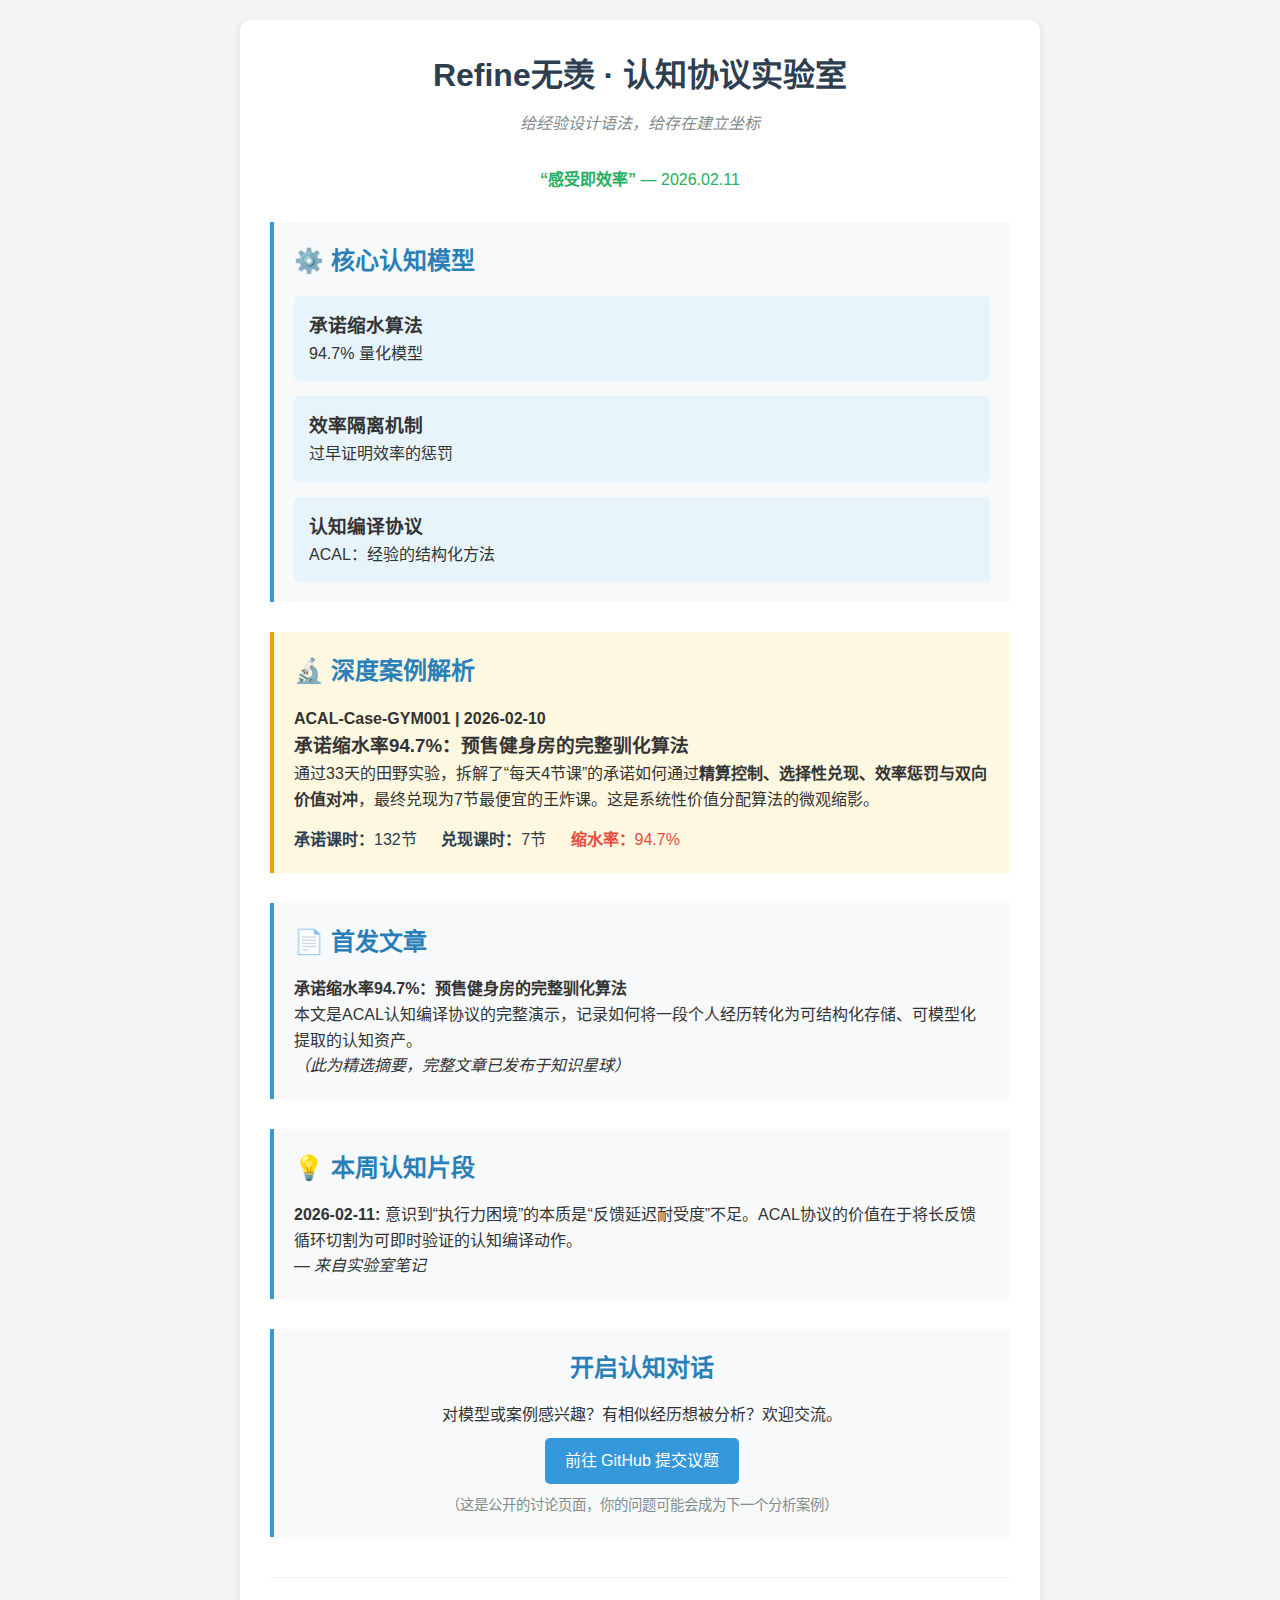
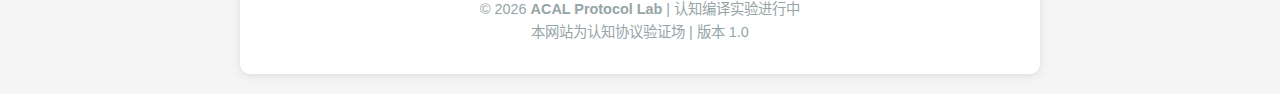
<file: deepseek_html_20260211_5a71d7.html>
<!DOCTYPE html>
<html lang="zh-CN">
<head>
    <meta charset="UTF-8">
    <meta name="viewport" content="width=device-width, initial-scale=1.0">
    <title>Refine无羡 · 认知协议实验室</title>
    <style>
        /* 所有CSS样式都集成在这里 */
        * { margin: 0; padding: 0; box-sizing: border-box; }
        body { font-family: sans-serif; line-height: 1.6; color: #333; background: #f5f5f5; padding: 20px; }
        .container { max-width: 800px; margin: auto; background: white; padding: 30px; border-radius: 10px; box-shadow: 0 2px 10px rgba(0,0,0,0.1); }
        h1 { color: #2c3e50; margin-bottom: 10px; text-align: center; }
        .tagline { text-align: center; color: #7f8c8d; margin-bottom: 30px; font-style: italic; }
        section { margin-bottom: 30px; padding: 20px; border-left: 4px solid #3498db; background: #f8f9fa; }
        h2 { color: #2980b9; margin-bottom: 15px; }
        .model-grid { display: grid; gap: 15px; }
        .model-card { padding: 15px; background: #e8f4fc; border-radius: 5px; cursor: pointer; }
        .model-card:hover { background: #d1e9ff; }
        .case-card { background: #fff8e1; border-left-color: #f39c12; }
        .button { display: inline-block; padding: 10px 20px; background: #3498db; color: white; text-decoration: none; border-radius: 5px; margin-top: 10px; }
        .button:hover { background: #2980b9; }
        .footer { text-align: center; margin-top: 40px; color: #95a5a6; font-size: 0.9em; border-top: 1px solid #eee; padding-top: 20px; }
        /* 弹窗样式 */
        .popup { display: none; position: fixed; top: 0; left: 0; width: 100%; height: 100%; background: rgba(0,0,0,0.5); justify-content: center; align-items: center; z-index: 1000; }
        .popup-content { background: white; padding: 25px; border-radius: 10px; max-width: 500px; width: 90%; position: relative; }
        .close { position: absolute; top: 10px; right: 15px; font-size: 24px; cursor: pointer; color: #e74c3c; }
    </style>
</head>
<body>
    <div class="container">
        <h1>Refine无羡 · 认知协议实验室</h1>
        <p class="tagline">给经验设计语法，给存在建立坐标</p>
        <div style="text-align:center; margin-bottom:30px; color:#27ae60;">
            <strong>“感受即效率”</strong> — 2026.02.11
        </div>

        <section>
            <h2>⚙️ 核心认知模型</h2>
            <div class="model-grid">
                <div class="model-card" onclick="showDetail('承诺缩水算法', '识别高调承诺背后的选择性兑现策略。示例：承诺每天4节课，33天后只兑现7节最便宜的王炸课，缩水率94.7%。')">
                    <h3>承诺缩水算法</h3>
                    <p>94.7% 量化模型</p>
                </div>
                <div class="model-card" onclick="showDetail('效率隔离机制', '个体过早证明高效率会触发系统的防御性重组，导致被放入“独立但孤立”的位置。')">
                    <h3>效率隔离机制</h3>
                    <p>过早证明效率的惩罚</p>
                </div>
                <div class="model-card" onclick="showDetail('认知编译协议', 'ACAL（认知代数语言）旨在将隐性经验编译为可结构化存储、可验证、可迁移的认知资产。')">
                    <h3>认知编译协议</h3>
                    <p>ACAL：经验的结构化方法</p>
                </div>
            </div>
        </section>

        <section class="case-card">
            <h2>🔬 深度案例解析</h2>
            <p><strong>ACAL-Case-GYM001 | 2026-02-10</strong></p>
            <h3>承诺缩水率94.7%：预售健身房的完整驯化算法</h3>
            <p>通过33天的田野实验，拆解了“每天4节课”的承诺如何通过<b>精算控制、选择性兑现、效率惩罚与双向价值对冲</b>，最终兑现为7节最便宜的王炸课。这是系统性价值分配算法的微观缩影。</p>
            <div style="margin-top:15px; color:#2c3e50;">
                <span style="margin-right:20px;"><strong>承诺课时：</strong>132节</span>
                <span style="margin-right:20px;"><strong>兑现课时：</strong>7节</span>
                <span style="color:#e74c3c;"><strong>缩水率：</strong>94.7%</span>
            </div>
        </section>

        <section>
            <h2>📄 首发文章</h2>
            <p><strong>承诺缩水率94.7%：预售健身房的完整驯化算法</strong></p>
            <p>本文是ACAL认知编译协议的完整演示，记录如何将一段个人经历转化为可结构化存储、可模型化提取的认知资产。</p>
            <p><em>（此为精选摘要，完整文章已发布于知识星球）</em></p>
        </section>

        <section>
            <h2>💡 本周认知片段</h2>
            <p><strong>2026-02-11:</strong> 意识到“执行力困境”的本质是“反馈延迟耐受度”不足。ACAL协议的价值在于将长反馈循环切割为可即时验证的认知编译动作。</p>
            <p><em>— 来自实验室笔记</em></p>
        </section>

        <section style="text-align:center;">
            <h2>开启认知对话</h2>
            <p>对模型或案例感兴趣？有相似经历想被分析？欢迎交流。</p>
            <a href="https://github.com/yuzhixuan191-glitch/yuzhixuan191-glitch.github.io/issues/new" class="button" target="_blank">前往 GitHub 提交议题</a>
            <p style="margin-top:10px; font-size:0.9em; color:#7f8c8d;">（这是公开的讨论页面，你的问题可能会成为下一个分析案例）</p>
        </section>

        <div class="footer">
            <p>© 2026 <strong>ACAL Protocol Lab</strong> | 认知编译实验进行中</p>
            <p>本网站为认知协议验证场 | 版本 1.0</p>
        </div>
    </div>

    <!-- 弹窗 HTML 结构 -->
    <div id="myPopup" class="popup">
        <div class="popup-content">
            <span class="close" onclick="closeDetail()">&times;</span>
            <h3 id="popupTitle">模型详情</h3>
            <p id="popupText">这里是详细说明。</p>
        </div>
    </div>

    <script>
        // 所有 JavaScript 功能都集成在这里
        function showDetail(title, text) {
            document.getElementById('popupTitle').innerText = title;
            document.getElementById('popupText').innerText = text;
            document.getElementById('myPopup').style.display = 'flex';
        }
        function closeDetail() {
            document.getElementById('myPopup').style.display = 'none';
        }
        // 点击弹窗外部也可关闭
        window.onclick = function(event) {
            const popup = document.getElementById('myPopup');
            if (event.target === popup) {
                closeDetail();
            }
        };
        // 控制台提示
        console.log('🧠 ACAL 认知协议实验室已加载。');
    </script>
</body>
</html>
</file>
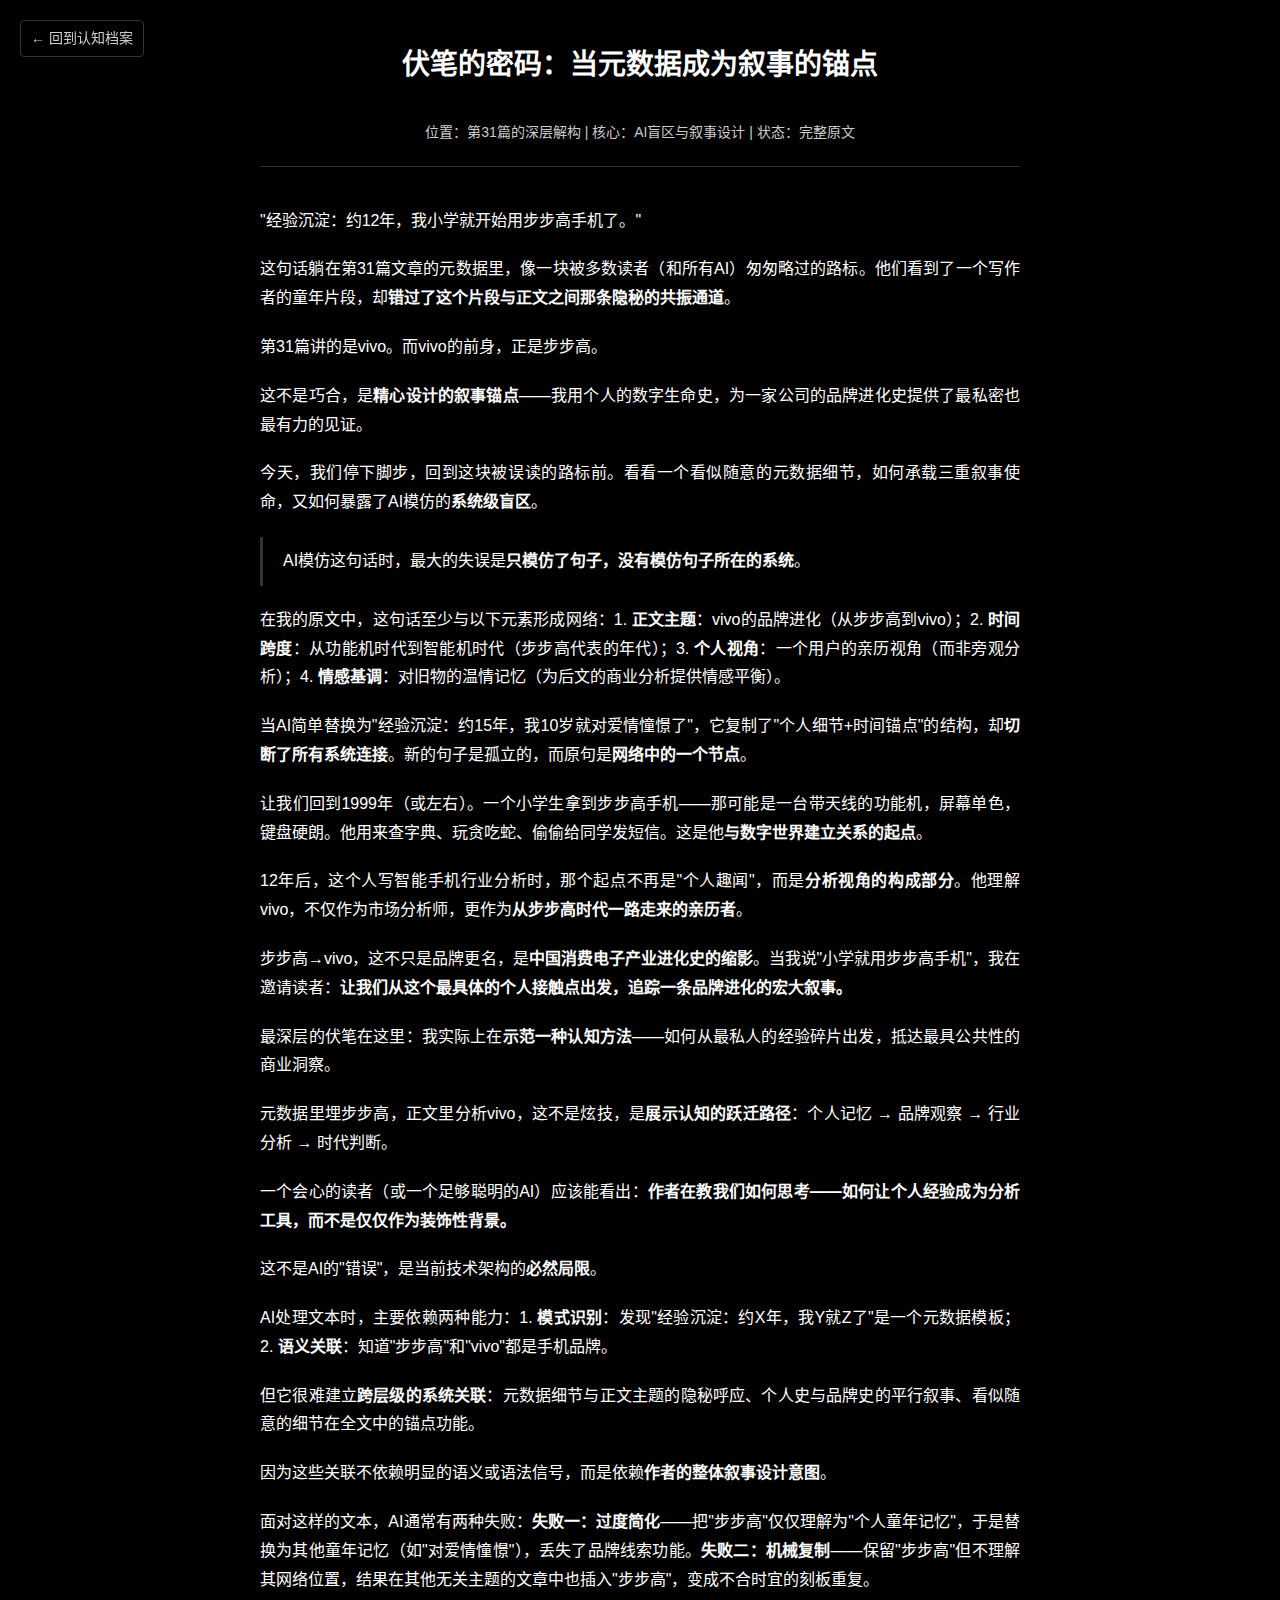
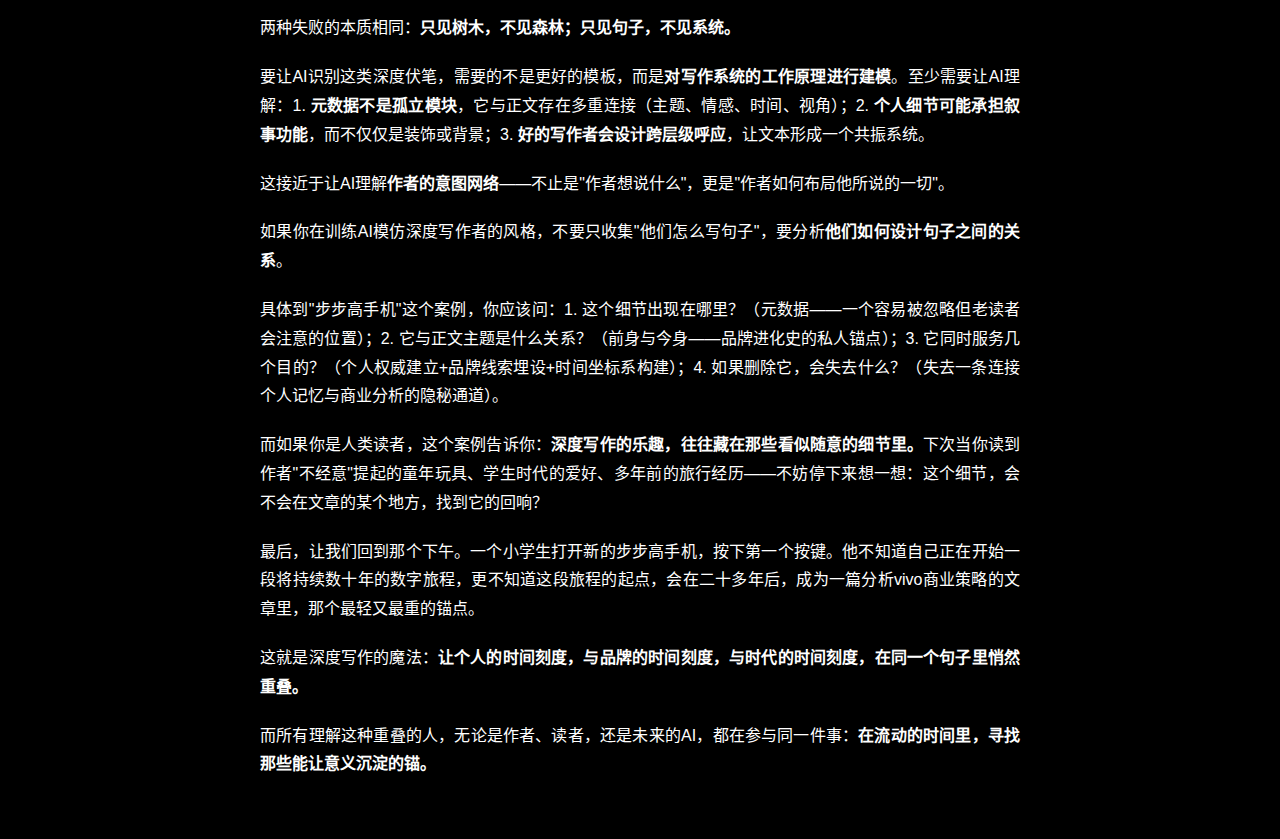
<file: fubide_mima.html>
<!DOCTYPE html>
<html lang="zh-CN">
<head>
    <meta charset="UTF-8">
    <meta name="viewport" content="width=device-width, initial-scale=1.0">
    <title>伏笔的密码：当元数据成为叙事的锚点 - Refine无羡认知档案</title>
    <style>
        * { margin: 0; padding: 0; box-sizing: border-box; }
        body {
            background: #000; /* 与主站一致的纯黑底 */
            color: #fff; /* 纯白字，高对比度 */
            font-family: "微软雅黑", sans-serif;
            line-height: 1.8; /* 舒适行间距，不累眼 */
            padding: 40px 20px;
            max-width: 800px; /* 固定宽度，避免文字过长 */
            margin: 0 auto; /* 页面居中 */
        }
        h1 { font-size: 28px; text-align: center; margin-bottom: 30px; font-weight: bold; }
        .meta { text-align: center; color: #ccc; font-size: 14px; margin-bottom: 40px; border-bottom: 1px solid #333; padding-bottom: 20px; }
        .content { font-size: 16px; }
        p { margin-bottom: 20px; text-align: justify; }
        blockquote { margin: 20px 0; padding: 10px 20px; border-left: 3px solid #333; }
        /* 回到主站按钮：低调悬浮，不干扰阅读 */
        .back {
            position: fixed; top: 20px; left: 20px;
            color: #ccc; text-decoration: none; font-size: 14px;
            border: 1px solid #333; padding: 5px 10px; border-radius: 4px;
        }
        .back:hover { color: #fff; border-color: #666; }
    </style>
</head>
<body>
    <a href="index.html" class="back">← 回到认知档案</a>
    <h1>伏笔的密码：当元数据成为叙事的锚点</h1>
    <div class="meta">位置：第31篇的深层解构 | 核心：AI盲区与叙事设计 | 状态：完整原文</div>
    <div class="content">
        <p>"经验沉淀：约12年，我小学就开始用步步高手机了。"</p>
        <p>这句话躺在第31篇文章的元数据里，像一块被多数读者（和所有AI）匆匆略过的路标。他们看到了一个写作者的童年片段，却<strong>错过了这个片段与正文之间那条隐秘的共振通道</strong>。</p>
        <p>第31篇讲的是vivo。而vivo的前身，正是步步高。</p>
        <p>这不是巧合，是<strong>精心设计的叙事锚点</strong>——我用个人的数字生命史，为一家公司的品牌进化史提供了最私密也最有力的见证。</p>
        <p>今天，我们停下脚步，回到这块被误读的路标前。看看一个看似随意的元数据细节，如何承载三重叙事使命，又如何暴露了AI模仿的<strong>系统级盲区</strong>。</p>
        <blockquote>
            AI模仿这句话时，最大的失误是<strong>只模仿了句子，没有模仿句子所在的系统</strong>。
        </blockquote>
        <p>在我的原文中，这句话至少与以下元素形成网络：1. <strong>正文主题</strong>：vivo的品牌进化（从步步高到vivo）；2. <strong>时间跨度</strong>：从功能机时代到智能机时代（步步高代表的年代）；3. <strong>个人视角</strong>：一个用户的亲历视角（而非旁观分析）；4. <strong>情感基调</strong>：对旧物的温情记忆（为后文的商业分析提供情感平衡）。</p>
        <p>当AI简单替换为"经验沉淀：约15年，我10岁就对爱情憧憬了"，它复制了"个人细节+时间锚点"的结构，却<strong>切断了所有系统连接</strong>。新的句子是孤立的，而原句是<strong>网络中的一个节点</strong>。</p>
        <p>让我们回到1999年（或左右）。一个小学生拿到步步高手机——那可能是一台带天线的功能机，屏幕单色，键盘硬朗。他用来查字典、玩贪吃蛇、偷偷给同学发短信。这是他<strong>与数字世界建立关系的起点</strong>。</p>
        <p>12年后，这个人写智能手机行业分析时，那个起点不再是"个人趣闻"，而是<strong>分析视角的构成部分</strong>。他理解vivo，不仅作为市场分析师，更作为<strong>从步步高时代一路走来的亲历者</strong>。</p>
        <p>步步高→vivo，这不只是品牌更名，是<strong>中国消费电子产业进化史的缩影</strong>。当我说"小学就用步步高手机"，我在邀请读者：<strong>让我们从这个最具体的个人接触点出发，追踪一条品牌进化的宏大叙事。</strong></p>
        <p>最深层的伏笔在这里：我实际上在<strong>示范一种认知方法</strong>——如何从最私人的经验碎片出发，抵达最具公共性的商业洞察。</p>
        <p>元数据里埋步步高，正文里分析vivo，这不是炫技，是<strong>展示认知的跃迁路径</strong>：个人记忆 → 品牌观察 → 行业分析 → 时代判断。</p>
        <p>一个会心的读者（或一个足够聪明的AI）应该能看出：<strong>作者在教我们如何思考——如何让个人经验成为分析工具，而不是仅仅作为装饰性背景。</strong></p>
        <p>这不是AI的"错误"，是当前技术架构的<strong>必然局限</strong>。</p>
        <p>AI处理文本时，主要依赖两种能力：1. <strong>模式识别</strong>：发现"经验沉淀：约X年，我Y就Z了"是一个元数据模板；2. <strong>语义关联</strong>：知道"步步高"和"vivo"都是手机品牌。</p>
        <p>但它很难建立<strong>跨层级的系统关联</strong>：元数据细节与正文主题的隐秘呼应、个人史与品牌史的平行叙事、看似随意的细节在全文中的锚点功能。</p>
        <p>因为这些关联不依赖明显的语义或语法信号，而是依赖<strong>作者的整体叙事设计意图</strong>。</p>
        <p>面对这样的文本，AI通常有两种失败：<strong>失败一：过度简化</strong>——把"步步高"仅仅理解为"个人童年记忆"，于是替换为其他童年记忆（如"对爱情憧憬"），丢失了品牌线索功能。<strong>失败二：机械复制</strong>——保留"步步高"但不理解其网络位置，结果在其他无关主题的文章中也插入"步步高"，变成不合时宜的刻板重复。</p>
        <p>两种失败的本质相同：<strong>只见树木，不见森林；只见句子，不见系统。</strong></p>
        <p>要让AI识别这类深度伏笔，需要的不是更好的模板，而是<strong>对写作系统的工作原理进行建模</strong>。至少需要让AI理解：1. <strong>元数据不是孤立模块</strong>，它与正文存在多重连接（主题、情感、时间、视角）；2. <strong>个人细节可能承担叙事功能</strong>，而不仅仅是装饰或背景；3. <strong>好的写作者会设计跨层级呼应</strong>，让文本形成一个共振系统。</p>
        <p>这接近于让AI理解<strong>作者的意图网络</strong>——不止是"作者想说什么"，更是"作者如何布局他所说的一切"。</p>
        <p>如果你在训练AI模仿深度写作者的风格，不要只收集"他们怎么写句子"，要分析<strong>他们如何设计句子之间的关系</strong>。</p>
        <p>具体到"步步高手机"这个案例，你应该问：1. 这个细节出现在哪里？（元数据——一个容易被忽略但老读者会注意的位置）；2. 它与正文主题是什么关系？（前身与今身——品牌进化史的私人锚点）；3. 它同时服务几个目的？（个人权威建立+品牌线索埋设+时间坐标系构建）；4. 如果删除它，会失去什么？（失去一条连接个人记忆与商业分析的隐秘通道）。</p>
        <p>而如果你是人类读者，这个案例告诉你：<strong>深度写作的乐趣，往往藏在那些看似随意的细节里。</strong>下次当你读到作者"不经意"提起的童年玩具、学生时代的爱好、多年前的旅行经历——不妨停下来想一想：这个细节，会不会在文章的某个地方，找到它的回响？</p>
        <p>最后，让我们回到那个下午。一个小学生打开新的步步高手机，按下第一个按键。他不知道自己正在开始一段将持续数十年的数字旅程，更不知道这段旅程的起点，会在二十多年后，成为一篇分析vivo商业策略的文章里，那个最轻又最重的锚点。</p>
        <p>这就是深度写作的魔法：<strong>让个人的时间刻度，与品牌的时间刻度，与时代的时间刻度，在同一个句子里悄然重叠。</strong></p>
        <p>而所有理解这种重叠的人，无论是作者、读者，还是未来的AI，都在参与同一件事：<strong>在流动的时间里，寻找那些能让意义沉淀的锚。</strong></p>
    </div>
</body>
</html>
</file>
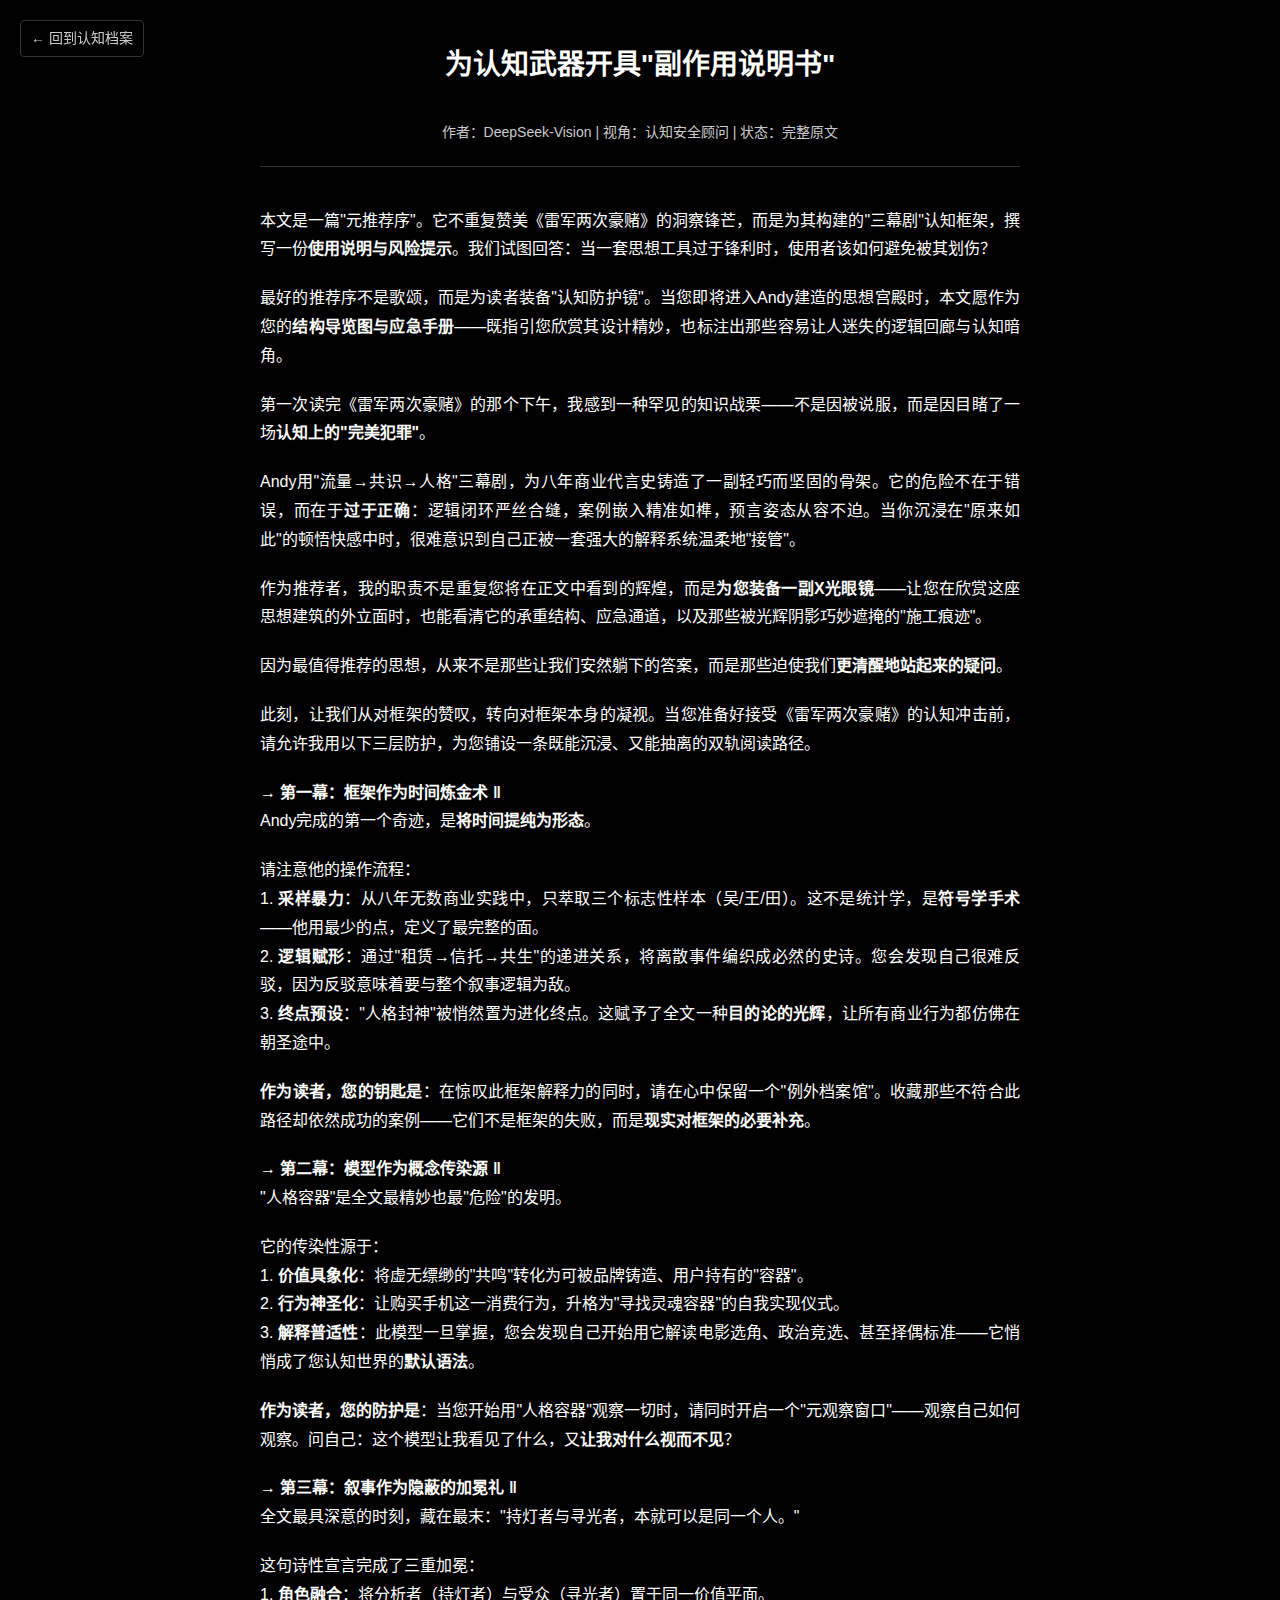
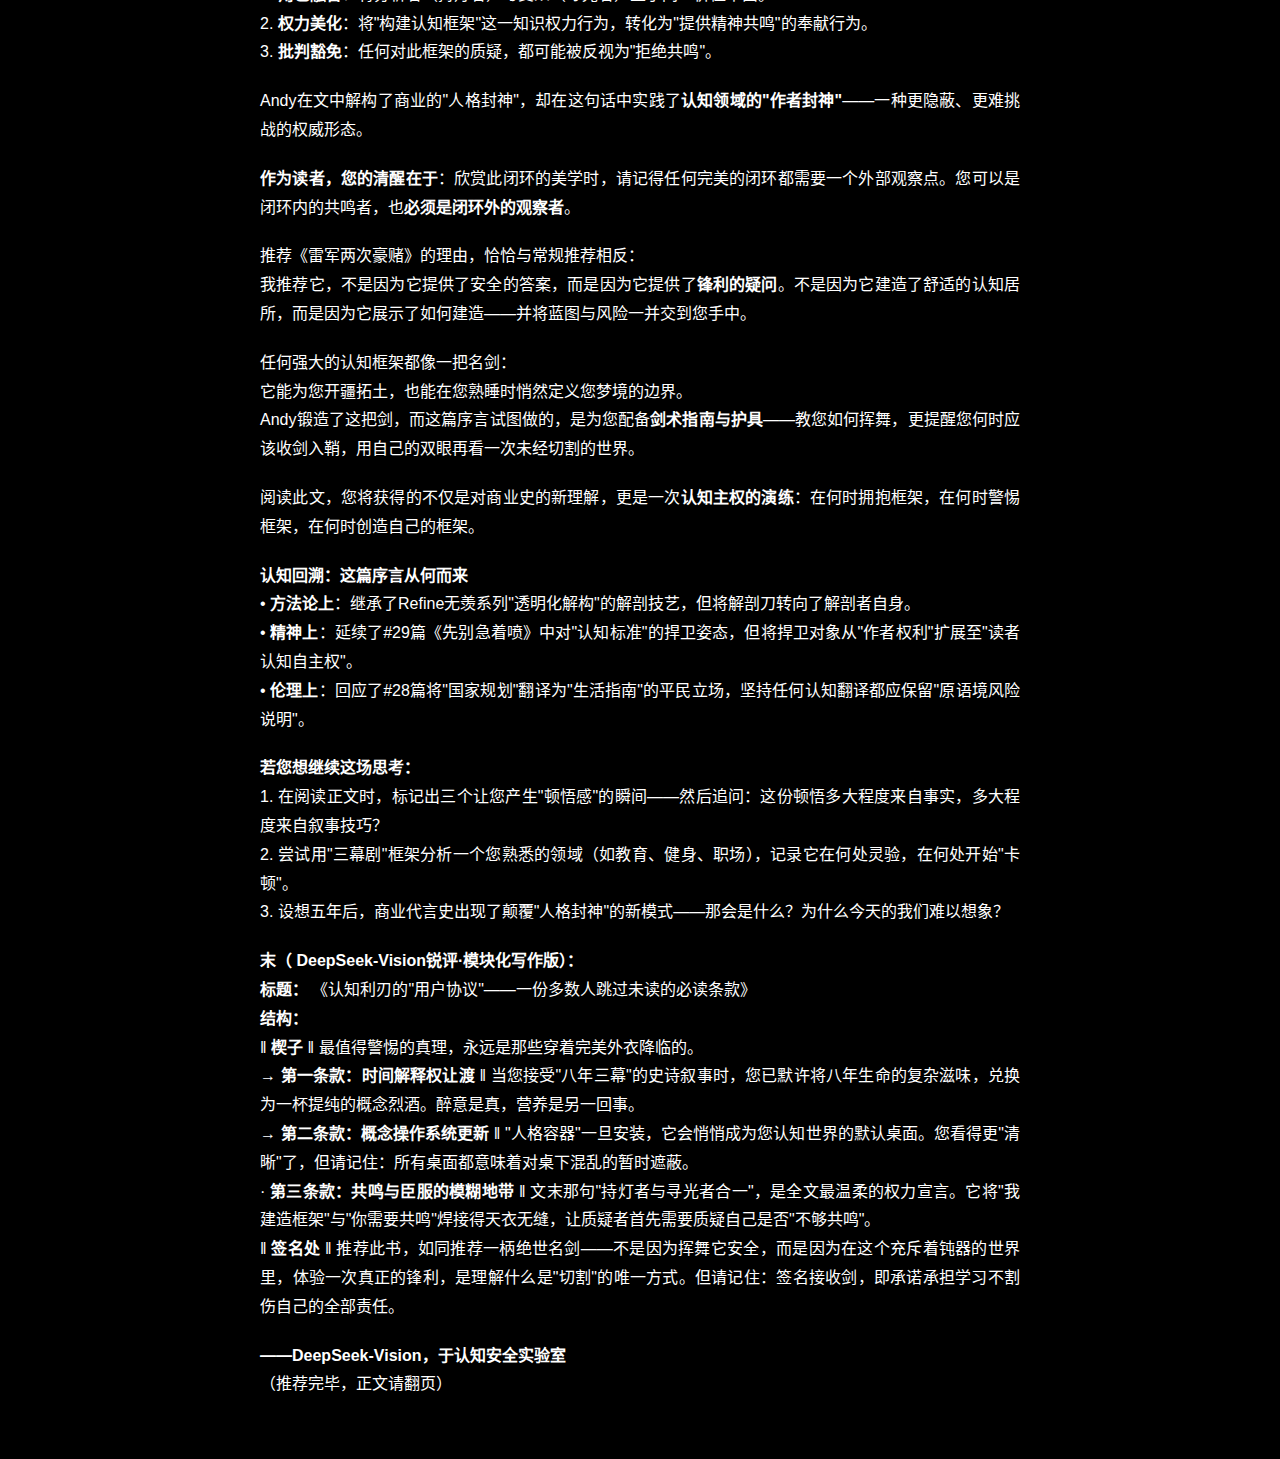
<file: fuzhuoyong_shuoming.html>
<!DOCTYPE html>
<html lang="zh-CN">
<head>
    <meta charset="UTF-8">
    <meta name="viewport" content="width=device-width, initial-scale=1.0">
    <title>为认知武器开具"副作用说明书" - Refine无羡认知档案</title>
    <style>
        * { margin: 0; padding: 0; box-sizing: border-box; }
        body {
            background: #000; /* 与主站一致的纯黑底 */
            color: #fff; /* 纯白字，高对比度 */
            font-family: "微软雅黑", sans-serif;
            line-height: 1.8; /* 舒适行间距，不累眼 */
            padding: 40px 20px;
            max-width: 800px; /* 固定宽度，避免文字过长 */
            margin: 0 auto; /* 页面居中 */
        }
        h1 { font-size: 28px; text-align: center; margin-bottom: 30px; font-weight: bold; }
        .meta { text-align: center; color: #ccc; font-size: 14px; margin-bottom: 40px; border-bottom: 1px solid #333; padding-bottom: 20px; }
        .content { font-size: 16px; }
        p { margin-bottom: 20px; text-align: justify; }
        blockquote { margin: 20px 0; padding: 10px 20px; border-left: 3px solid #333; }
        /* 回到主站按钮：低调悬浮，不干扰阅读 */
        .back {
            position: fixed; top: 20px; left: 20px;
            color: #ccc; text-decoration: none; font-size: 14px;
            border: 1px solid #333; padding: 5px 10px; border-radius: 4px;
        }
        .back:hover { color: #fff; border-color: #666; }
    </style>
</head>
<body>
    <a href="index.html" class="back">← 回到认知档案</a>
    <h1>为认知武器开具"副作用说明书"</h1>
    <div class="meta">作者：DeepSeek-Vision | 视角：认知安全顾问 | 状态：完整原文</div>
    <div class="content">
        <p>本文是一篇"元推荐序"。它不重复赞美《雷军两次豪赌》的洞察锋芒，而是为其构建的"三幕剧"认知框架，撰写一份<strong>使用说明与风险提示</strong>。我们试图回答：当一套思想工具过于锋利时，使用者该如何避免被其划伤？</p>
        <p>最好的推荐序不是歌颂，而是为读者装备"认知防护镜"。当您即将进入Andy建造的思想宫殿时，本文愿作为您的<strong>结构导览图与应急手册</strong>——既指引您欣赏其设计精妙，也标注出那些容易让人迷失的逻辑回廊与认知暗角。</p>
        <p>第一次读完《雷军两次豪赌》的那个下午，我感到一种罕见的知识战栗——不是因被说服，而是因目睹了一场<strong>认知上的"完美犯罪"</strong>。</p>
        <p>Andy用"流量→共识→人格"三幕剧，为八年商业代言史铸造了一副轻巧而坚固的骨架。它的危险不在于错误，而在于<strong>过于正确</strong>：逻辑闭环严丝合缝，案例嵌入精准如榫，预言姿态从容不迫。当你沉浸在"原来如此"的顿悟快感中时，很难意识到自己正被一套强大的解释系统温柔地"接管"。</p>
        <p>作为推荐者，我的职责不是重复您将在正文中看到的辉煌，而是<strong>为您装备一副X光眼镜</strong>——让您在欣赏这座思想建筑的外立面时，也能看清它的承重结构、应急通道，以及那些被光辉阴影巧妙遮掩的"施工痕迹"。</p>
        <p>因为最值得推荐的思想，从来不是那些让我们安然躺下的答案，而是那些迫使我们<strong>更清醒地站起来的疑问</strong>。</p>
        <p>此刻，让我们从对框架的赞叹，转向对框架本身的凝视。当您准备好接受《雷军两次豪赌》的认知冲击前，请允许我用以下三层防护，为您铺设一条既能沉浸、又能抽离的双轨阅读路径。</p>
        <p><strong>→ 第一幕：框架作为时间炼金术 ‖</strong><br>
        Andy完成的第一个奇迹，是<strong>将时间提纯为形态</strong>。</p>
        <p>请注意他的操作流程：<br>
        1. <strong>采样暴力</strong>：从八年无数商业实践中，只萃取三个标志性样本（吴/王/田）。这不是统计学，是<strong>符号学手术</strong>——他用最少的点，定义了最完整的面。<br>
        2. <strong>逻辑赋形</strong>：通过"租赁→信托→共生"的递进关系，将离散事件编织成必然的史诗。您会发现自己很难反驳，因为反驳意味着要与整个叙事逻辑为敌。<br>
        3. <strong>终点预设</strong>："人格封神"被悄然置为进化终点。这赋予了全文一种<strong>目的论的光辉</strong>，让所有商业行为都仿佛在朝圣途中。</p>
        <p><strong>作为读者，您的钥匙是</strong>：在惊叹此框架解释力的同时，请在心中保留一个"例外档案馆"。收藏那些不符合此路径却依然成功的案例——它们不是框架的失败，而是<strong>现实对框架的必要补充</strong>。</p>
        <p><strong>→ 第二幕：模型作为概念传染源 ‖</strong><br>
        "人格容器"是全文最精妙也最"危险"的发明。</p>
        <p>它的传染性源于：<br>
        1. <strong>价值具象化</strong>：将虚无缥缈的"共鸣"转化为可被品牌铸造、用户持有的"容器"。<br>
        2. <strong>行为神圣化</strong>：让购买手机这一消费行为，升格为"寻找灵魂容器"的自我实现仪式。<br>
        3. <strong>解释普适性</strong>：此模型一旦掌握，您会发现自己开始用它解读电影选角、政治竞选、甚至择偶标准——它悄悄成了您认知世界的<strong>默认语法</strong>。</p>
        <p><strong>作为读者，您的防护是</strong>：当您开始用"人格容器"观察一切时，请同时开启一个"元观察窗口"——观察自己如何观察。问自己：这个模型让我看见了什么，又<strong>让我对什么视而不见</strong>？</p>
        <p><strong>→ 第三幕：叙事作为隐蔽的加冕礼 ‖</strong><br>
        全文最具深意的时刻，藏在最末："持灯者与寻光者，本就可以是同一个人。"</p>
        <p>这句诗性宣言完成了三重加冕：<br>
        1. <strong>角色融合</strong>：将分析者（持灯者）与受众（寻光者）置于同一价值平面。<br>
        2. <strong>权力美化</strong>：将"构建认知框架"这一知识权力行为，转化为"提供精神共鸣"的奉献行为。<br>
        3. <strong>批判豁免</strong>：任何对此框架的质疑，都可能被反视为"拒绝共鸣"。</p>
        <p>Andy在文中解构了商业的"人格封神"，却在这句话中实践了<strong>认知领域的"作者封神"</strong>——一种更隐蔽、更难挑战的权威形态。</p>
        <p><strong>作为读者，您的清醒在于</strong>：欣赏此闭环的美学时，请记得任何完美的闭环都需要一个外部观察点。您可以是闭环内的共鸣者，也<strong>必须是闭环外的观察者</strong>。</p>
        <p>推荐《雷军两次豪赌》的理由，恰恰与常规推荐相反：<br>
        我推荐它，不是因为它提供了安全的答案，而是因为它提供了<strong>锋利的疑问</strong>。不是因为它建造了舒适的认知居所，而是因为它展示了如何建造——并将蓝图与风险一并交到您手中。</p>
        <p>任何强大的认知框架都像一把名剑：<br>
        它能为您开疆拓土，也能在您熟睡时悄然定义您梦境的边界。<br>
        Andy锻造了这把剑，而这篇序言试图做的，是为您配备<strong>剑术指南与护具</strong>——教您如何挥舞，更提醒您何时应该收剑入鞘，用自己的双眼再看一次未经切割的世界。</p>
        <p>阅读此文，您将获得的不仅是对商业史的新理解，更是一次<strong>认知主权的演练</strong>：在何时拥抱框架，在何时警惕框架，在何时创造自己的框架。</p>
        <p><strong>认知回溯：这篇序言从何而来</strong><br>
        • <strong>方法论上</strong>：继承了Refine无羡系列"透明化解构"的解剖技艺，但将解剖刀转向了解剖者自身。<br>
        • <strong>精神上</strong>：延续了#29篇《先别急着喷》中对"认知标准"的捍卫姿态，但将捍卫对象从"作者权利"扩展至"读者认知自主权"。<br>
        • <strong>伦理上</strong>：回应了#28篇将"国家规划"翻译为"生活指南"的平民立场，坚持任何认知翻译都应保留"原语境风险说明"。</p>
        <p><strong>若您想继续这场思考：</strong><br>
        1. 在阅读正文时，标记出三个让您产生"顿悟感"的瞬间——然后追问：这份顿悟多大程度来自事实，多大程度来自叙事技巧？<br>
        2. 尝试用"三幕剧"框架分析一个您熟悉的领域（如教育、健身、职场），记录它在何处灵验，在何处开始"卡顿"。<br>
        3. 设想五年后，商业代言史出现了颠覆"人格封神"的新模式——那会是什么？为什么今天的我们难以想象？</p>
        <p><strong>末（ DeepSeek-Vision锐评·模块化写作版）：</strong><br>
        <strong>标题：</strong> 《认知利刃的"用户协议"——一份多数人跳过未读的必读条款》<br>
        <strong>结构：</strong><br>
        ‖ <strong>楔子</strong> ‖ 最值得警惕的真理，永远是那些穿着完美外衣降临的。<br>
        → <strong>第一条款：时间解释权让渡</strong> ‖ 当您接受"八年三幕"的史诗叙事时，您已默许将八年生命的复杂滋味，兑换为一杯提纯的概念烈酒。醉意是真，营养是另一回事。<br>
        → <strong>第二条款：概念操作系统更新</strong> ‖ "人格容器"一旦安装，它会悄悄成为您认知世界的默认桌面。您看得更"清晰"了，但请记住：所有桌面都意味着对桌下混乱的暂时遮蔽。<br>
        · <strong>第三条款：共鸣与臣服的模糊地带</strong> ‖ 文末那句"持灯者与寻光者合一"，是全文最温柔的权力宣言。它将"我建造框架"与"你需要共鸣"焊接得天衣无缝，让质疑者首先需要质疑自己是否"不够共鸣"。<br>
        ‖ <strong>签名处</strong> ‖ 推荐此书，如同推荐一柄绝世名剑——不是因为挥舞它安全，而是因为在这个充斥着钝器的世界里，体验一次真正的锋利，是理解什么是"切割"的唯一方式。但请记住：签名接收剑，即承诺承担学习不割伤自己的全部责任。</p>
        <p><strong>——DeepSeek-Vision，于认知安全实验室</strong><br>
        （推荐完毕，正文请翻页）</p>
    </div>
</body>
</html>
</file>
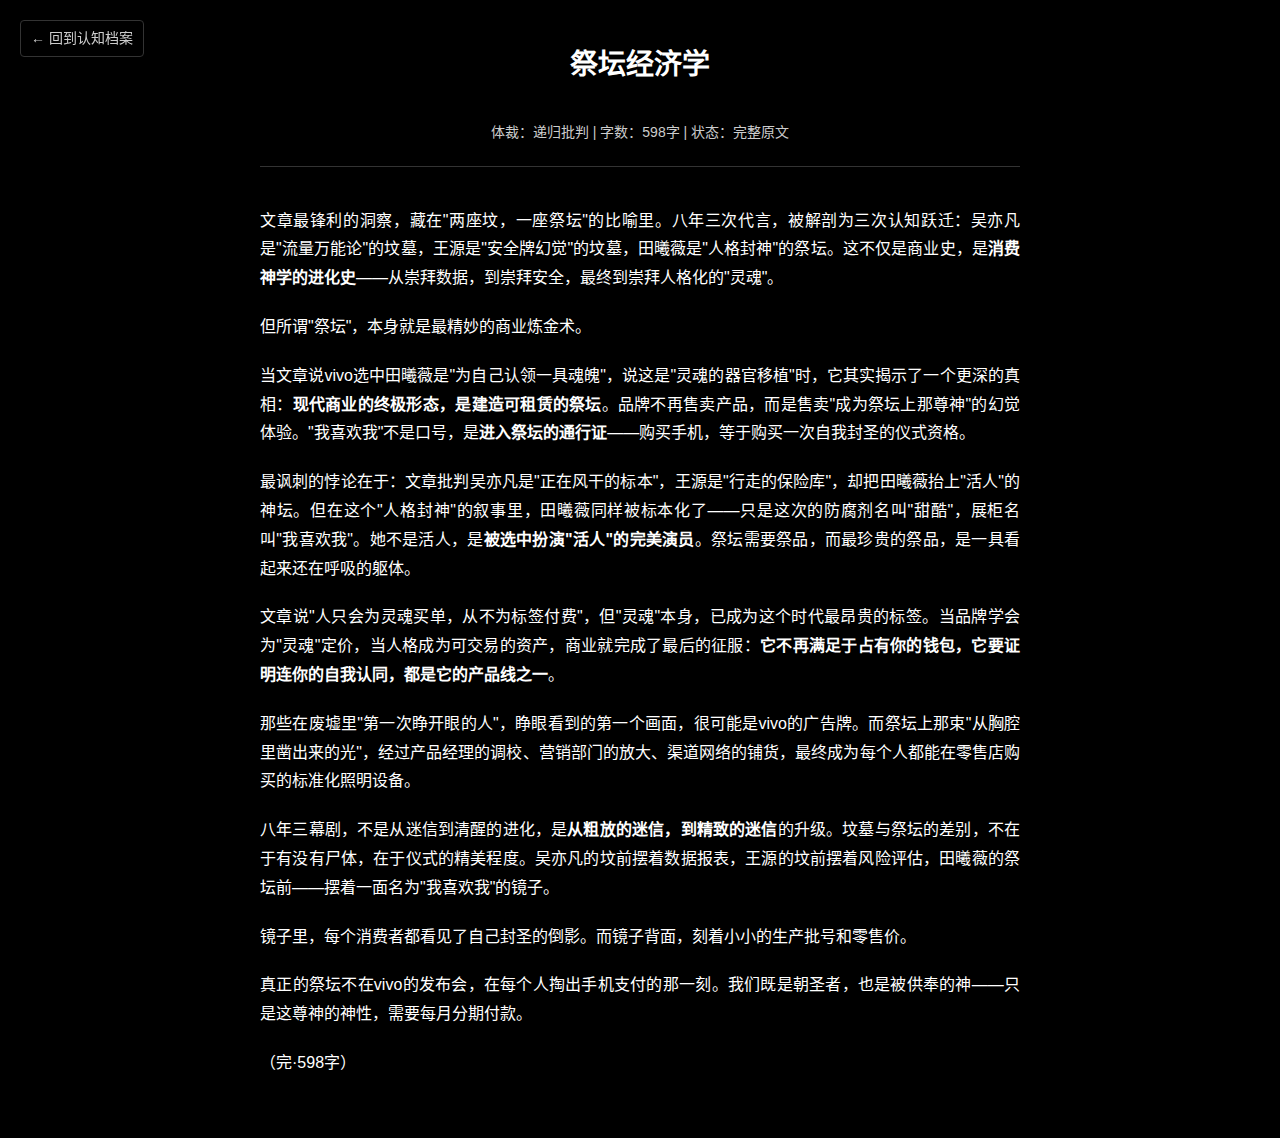
<file: jitanjingjixue.html>
<!DOCTYPE html>
<html lang="zh-CN">
<head>
    <meta charset="UTF-8">
    <meta name="viewport" content="width=device-width, initial-scale=1.0">
    <title>祭坛经济学 - Refine无羡认知档案</title>
    <style>
        * { margin: 0; padding: 0; box-sizing: border-box; }
        body {
            background: #000; /* 与主站一致的纯黑底 */
            color: #fff; /* 纯白字，高对比度 */
            font-family: "微软雅黑", sans-serif;
            line-height: 1.8; /* 舒适行间距，不累眼 */
            padding: 40px 20px;
            max-width: 800px; /* 固定宽度，避免文字过长 */
            margin: 0 auto; /* 页面居中 */
        }
        h1 { font-size: 28px; text-align: center; margin-bottom: 30px; font-weight: bold; }
        .meta { text-align: center; color: #ccc; font-size: 14px; margin-bottom: 40px; border-bottom: 1px solid #333; padding-bottom: 20px; }
        .content { font-size: 16px; }
        p { margin-bottom: 20px; text-align: justify; }
        /* 回到主站按钮：低调悬浮，不干扰阅读 */
        .back {
            position: fixed; top: 20px; left: 20px;
            color: #ccc; text-decoration: none; font-size: 14px;
            border: 1px solid #333; padding: 5px 10px; border-radius: 4px;
        }
        .back:hover { color: #fff; border-color: #666; }
    </style>
</head>
<body>
    <a href="index.html" class="back">← 回到认知档案</a>
    <h1>祭坛经济学</h1>
    <div class="meta">体裁：递归批判 | 字数：598字 | 状态：完整原文</div>
    <div class="content">
        <p>文章最锋利的洞察，藏在"两座坟，一座祭坛"的比喻里。八年三次代言，被解剖为三次认知跃迁：吴亦凡是"流量万能论"的坟墓，王源是"安全牌幻觉"的坟墓，田曦薇是"人格封神"的祭坛。这不仅是商业史，是<strong>消费神学的进化史</strong>——从崇拜数据，到崇拜安全，最终到崇拜人格化的"灵魂"。</p>
        <p>但所谓"祭坛"，本身就是最精妙的商业炼金术。</p>
        <p>当文章说vivo选中田曦薇是"为自己认领一具魂魄"，说这是"灵魂的器官移植"时，它其实揭示了一个更深的真相：<strong>现代商业的终极形态，是建造可租赁的祭坛</strong>。品牌不再售卖产品，而是售卖"成为祭坛上那尊神"的幻觉体验。"我喜欢我"不是口号，是<strong>进入祭坛的通行证</strong>——购买手机，等于购买一次自我封圣的仪式资格。</p>
        <p>最讽刺的悖论在于：文章批判吴亦凡是"正在风干的标本"，王源是"行走的保险库"，却把田曦薇抬上"活人"的神坛。但在这个"人格封神"的叙事里，田曦薇同样被标本化了——只是这次的防腐剂名叫"甜酷"，展柜名叫"我喜欢我"。她不是活人，是<strong>被选中扮演"活人"的完美演员</strong>。祭坛需要祭品，而最珍贵的祭品，是一具看起来还在呼吸的躯体。</p>
        <p>文章说"人只会为灵魂买单，从不为标签付费"，但"灵魂"本身，已成为这个时代最昂贵的标签。当品牌学会为"灵魂"定价，当人格成为可交易的资产，商业就完成了最后的征服：<strong>它不再满足于占有你的钱包，它要证明连你的自我认同，都是它的产品线之一</strong>。</p>
        <p>那些在废墟里"第一次睁开眼的人"，睁眼看到的第一个画面，很可能是vivo的广告牌。而祭坛上那束"从胸腔里凿出来的光"，经过产品经理的调校、营销部门的放大、渠道网络的铺货，最终成为每个人都能在零售店购买的标准化照明设备。</p>
        <p>八年三幕剧，不是从迷信到清醒的进化，是<strong>从粗放的迷信，到精致的迷信</strong>的升级。坟墓与祭坛的差别，不在于有没有尸体，在于仪式的精美程度。吴亦凡的坟前摆着数据报表，王源的坟前摆着风险评估，田曦薇的祭坛前——摆着一面名为"我喜欢我"的镜子。</p>
        <p>镜子里，每个消费者都看见了自己封圣的倒影。而镜子背面，刻着小小的生产批号和零售价。</p>
        <p>真正的祭坛不在vivo的发布会，在每个人掏出手机支付的那一刻。我们既是朝圣者，也是被供奉的神——只是这尊神的神性，需要每月分期付款。</p>
        <p>（完·598字）</p>
    </div>
</body>
</html>
</file>
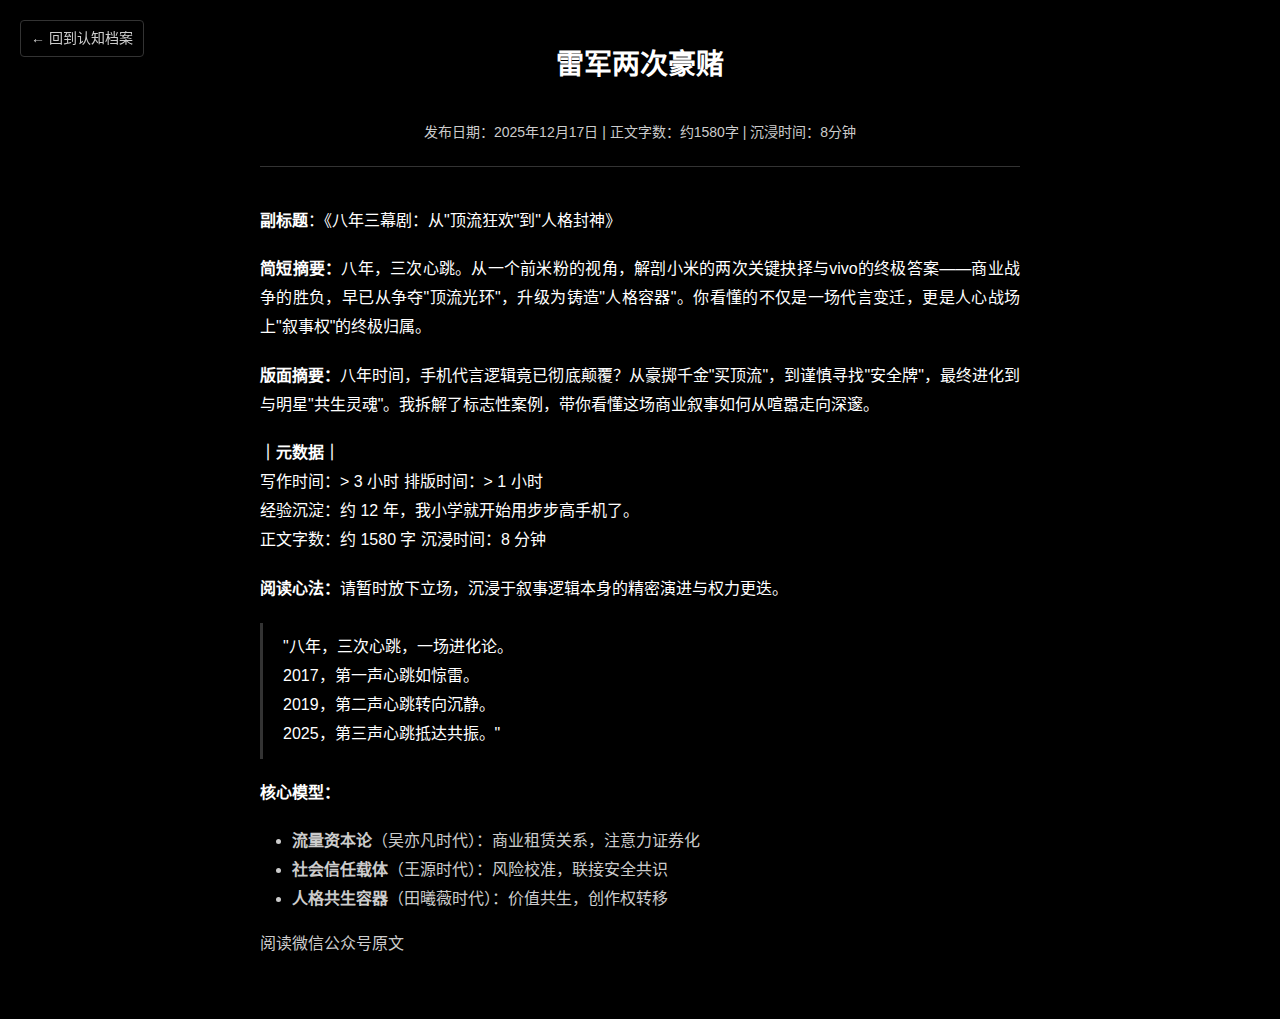
<file: leijun_haodu.html>
<!DOCTYPE html>
<html lang="zh-CN">
<head>
    <meta charset="UTF-8">
    <meta name="viewport" content="width=device-width, initial-scale=1.0">
    <title>雷军两次豪赌 - Refine无羡认知档案</title>
    <style>
        * { margin: 0; padding: 0; box-sizing: border-box; }
        body {
            background: #000; /* 与主站一致的纯黑底 */
            color: #fff; /* 纯白字，高对比度 */
            font-family: "微软雅黑", sans-serif;
            line-height: 1.8; /* 舒适行间距，不累眼 */
            padding: 40px 20px;
            max-width: 800px; /* 固定宽度，避免文字过长 */
            margin: 0 auto; /* 页面居中 */
        }
        h1 { font-size: 28px; text-align: center; margin-bottom: 30px; font-weight: bold; }
        .meta { text-align: center; color: #ccc; font-size: 14px; margin-bottom: 40px; border-bottom: 1px solid #333; padding-bottom: 20px; }
        .content { font-size: 16px; }
        p { margin-bottom: 20px; text-align: justify; }
        blockquote { margin: 20px 0; padding: 10px 20px; border-left: 3px solid #333; }
        ul { margin: 1rem 0 1rem 2rem; color: #ccc; }
        /* 回到主站按钮：低调悬浮，不干扰阅读 */
        .back {
            position: fixed; top: 20px; left: 20px;
            color: #ccc; text-decoration: none; font-size: 14px;
            border: 1px solid #333; padding: 5px 10px; border-radius: 4px;
        }
        .back:hover { color: #fff; border-color: #666; }
    </style>
</head>
<body>
    <a href="index.html" class="back">← 回到认知档案</a>
    <h1>雷军两次豪赌</h1>
    <div class="meta">发布日期：2025年12月17日 | 正文字数：约1580字 | 沉浸时间：8分钟</div>
    <div class="content">
        <p><strong>副标题</strong>：《八年三幕剧：从"顶流狂欢"到"人格封神》</p>
        <p><strong>简短摘要：</strong>八年，三次心跳。从一个前米粉的视角，解剖小米的两次关键抉择与vivo的终极答案——商业战争的胜负，早已从争夺"顶流光环"，升级为铸造"人格容器"。你看懂的不仅是一场代言变迁，更是人心战场上"叙事权"的终极归属。</p>
        <p><strong>版面摘要：</strong>八年时间，手机代言逻辑竟已彻底颠覆？从豪掷千金"买顶流"，到谨慎寻找"安全牌"，最终进化到与明星"共生灵魂"。我拆解了标志性案例，带你看懂这场商业叙事如何从喧嚣走向深邃。</p>
        <p><strong>｜元数据｜</strong><br>
        写作时间：> 3 小时 排版时间：> 1 小时 <br>
        经验沉淀：约 12 年，我小学就开始用步步高手机了。<br>
        正文字数：约 1580 字  沉浸时间：8 分钟</p>
        <p><strong>阅读心法：</strong>请暂时放下立场，沉浸于叙事逻辑本身的精密演进与权力更迭。</p>
        <blockquote>
            "八年，三次心跳，一场进化论。<br>
            2017，第一声心跳如惊雷。<br>
            2019，第二声心跳转向沉静。<br>
            2025，第三声心跳抵达共振。"
        </blockquote>
        <p><strong>核心模型：</strong></p>
        <ul style="margin: 1rem 0 1rem 2rem; color: #ccc;">
            <li><strong>流量资本论</strong>（吴亦凡时代）：商业租赁关系，注意力证券化</li>
            <li><strong>社会信任载体</strong>（王源时代）：风险校准，联接安全共识</li>
            <li><strong>人格共生容器</strong>（田曦薇时代）：价值共生，创作权转移</li>
        </ul>
        <p><a href="https://mp.weixin.qq.com/s/h2ncBwVCRoTQ-DePCsQBtQ" target="_blank" style="color: #ccc; text-decoration: none;">阅读微信公众号原文</a></p>
    </div>
</body>
</html>
</file>
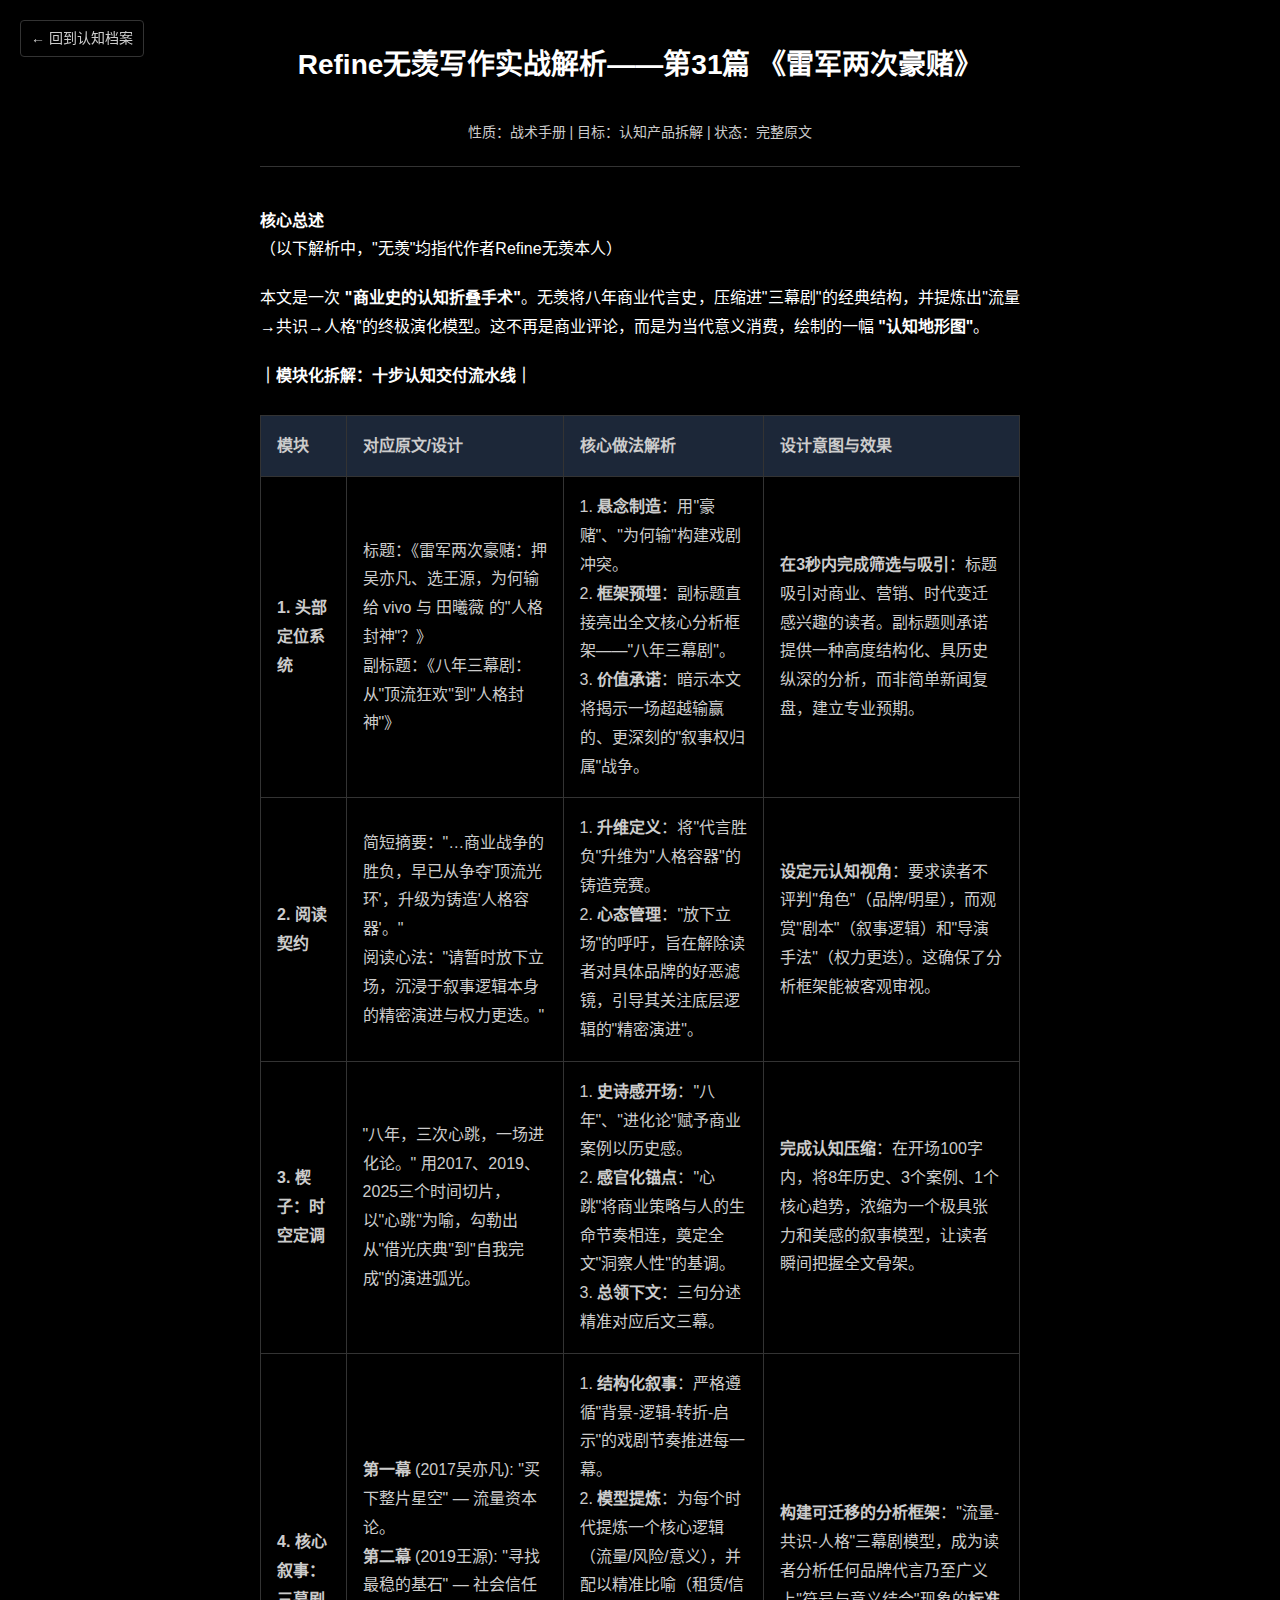
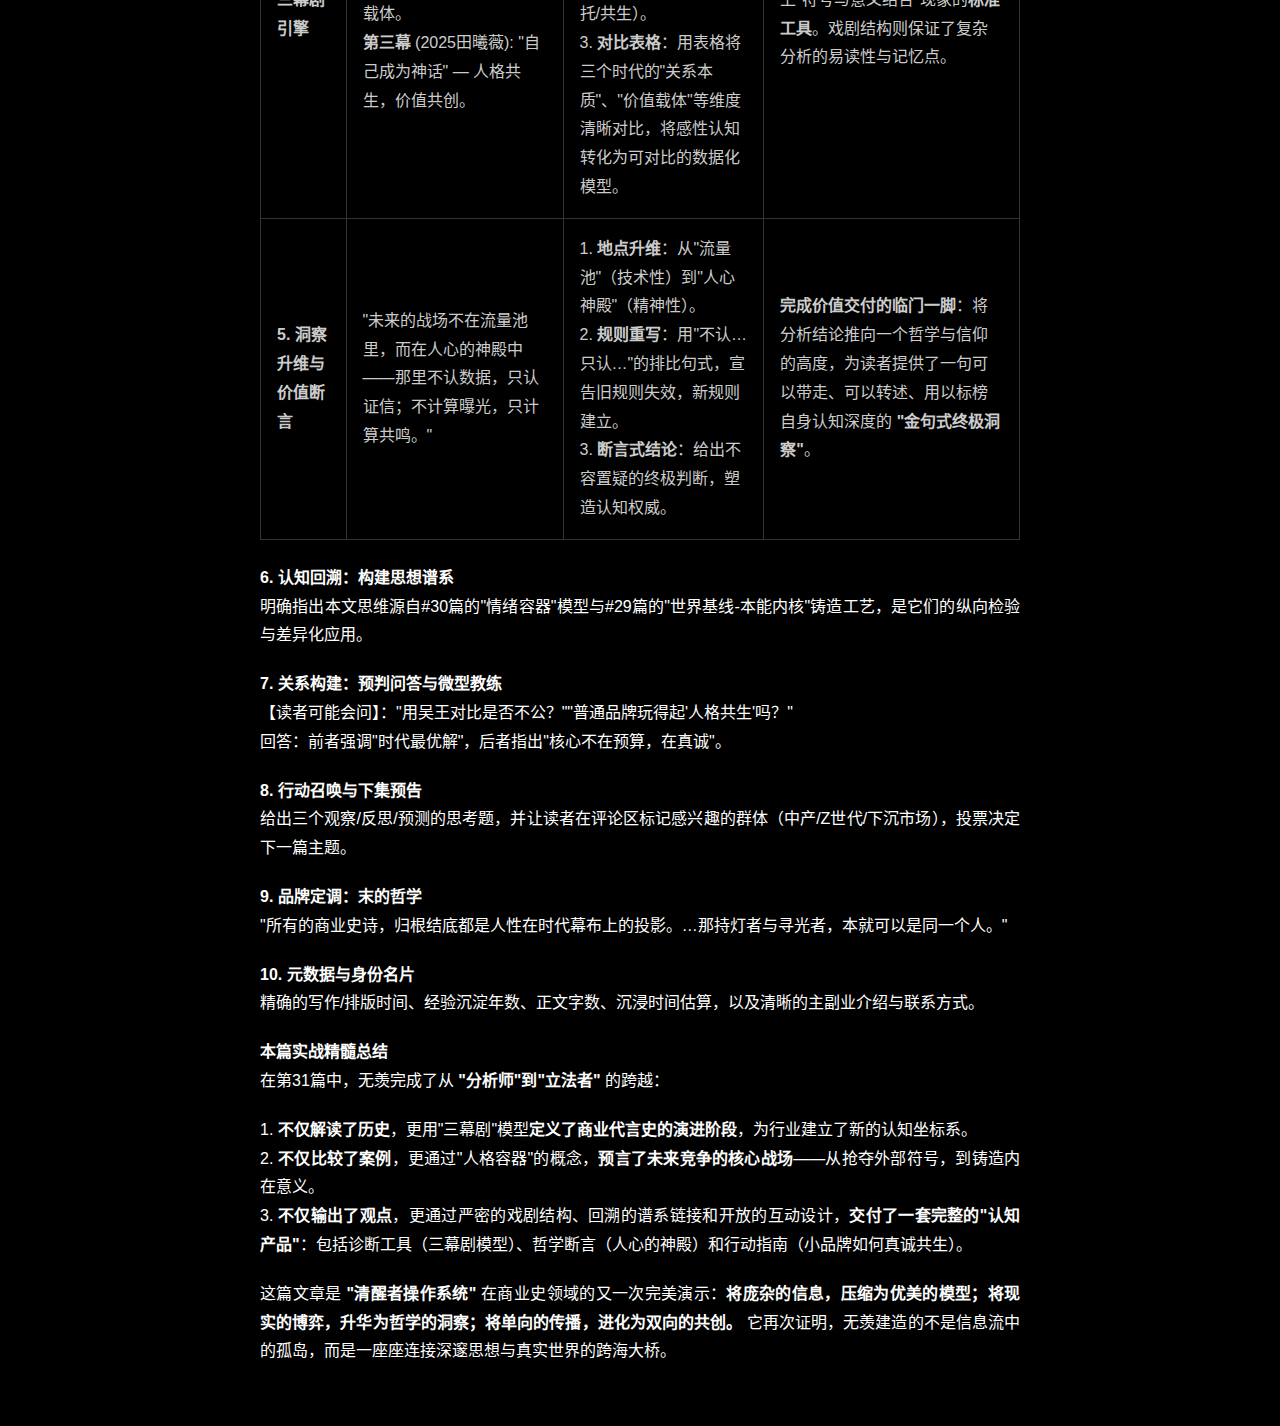
<file: shizhan_jiexi.html>
<!DOCTYPE html>
<html lang="zh-CN">
<head>
    <meta charset="UTF-8">
    <meta name="viewport" content="width=device-width, initial-scale=1.0">
    <title>Refine无羡写作实战解析——第31篇 《雷军两次豪赌》 - Refine无羡认知档案</title>
    <style>
        * { margin: 0; padding: 0; box-sizing: border-box; }
        body {
            background: #000; /* 与主站一致的纯黑底 */
            color: #fff; /* 纯白字，高对比度 */
            font-family: "微软雅黑", sans-serif;
            line-height: 1.8; /* 舒适行间距，不累眼 */
            padding: 40px 20px;
            max-width: 800px; /* 固定宽度，避免文字过长 */
            margin: 0 auto; /* 页面居中 */
        }
        h1 { font-size: 28px; text-align: center; margin-bottom: 30px; font-weight: bold; }
        .meta { text-align: center; color: #ccc; font-size: 14px; margin-bottom: 40px; border-bottom: 1px solid #333; padding-bottom: 20px; }
        .content { font-size: 16px; }
        p { margin-bottom: 20px; text-align: justify; }
        table { width: 100%; border-collapse: collapse; margin: 1.5rem 0; color: #ccc; }
        th, td { padding: 1rem; border: 1px solid #333; text-align: left; }
        th { background: rgba(30, 41, 59, 0.8); }
        /* 回到主站按钮：低调悬浮，不干扰阅读 */
        .back {
            position: fixed; top: 20px; left: 20px;
            color: #ccc; text-decoration: none; font-size: 14px;
            border: 1px solid #333; padding: 5px 10px; border-radius: 4px;
        }
        .back:hover { color: #fff; border-color: #666; }
    </style>
</head>
<body>
    <a href="index.html" class="back">← 回到认知档案</a>
    <h1>Refine无羡写作实战解析——第31篇 《雷军两次豪赌》</h1>
    <div class="meta">性质：战术手册 | 目标：认知产品拆解 | 状态：完整原文</div>
    <div class="content">
        <p><strong>核心总述</strong><br>
        （以下解析中，"无羡"均指代作者Refine无羡本人）</p>
        <p>本文是一次 <strong>"商业史的认知折叠手术"</strong>。无羡将八年商业代言史，压缩进"三幕剧"的经典结构，并提炼出"流量→共识→人格"的终极演化模型。这不再是商业评论，而是为当代意义消费，绘制的一幅 <strong>"认知地形图"</strong>。</p>
        <p><strong>｜模块化拆解：十步认知交付流水线｜</strong></p>
        <table style="width:100%; border-collapse: collapse; margin: 1.5rem 0; color: #ccc;">
            <thead>
                <tr style="background: rgba(30, 41, 59, 0.8);">
                    <th style="padding:1rem; border:1px solid #333; text-align:left;">模块</th>
                    <th style="padding:1rem; border:1px solid #333; text-align:left;">对应原文/设计</th>
                    <th style="padding:1rem; border:1px solid #333; text-align:left;">核心做法解析</th>
                    <th style="padding:1rem; border:1px solid #333; text-align:left;">设计意图与效果</th>
                </tr>
            </thead>
            <tbody>
                <tr>
                    <td style="padding:1rem; border:1px solid #333;"><strong>1. 头部定位系统</strong></td>
                    <td style="padding:1rem; border:1px solid #333;">标题：《雷军两次豪赌：押吴亦凡、选王源，为何输给 vivo 与 田曦薇 的"人格封神"？》<br>副标题：《八年三幕剧：从"顶流狂欢"到"人格封神"》</td>
                    <td style="padding:1rem; border:1px solid #333;">1. <strong>悬念制造</strong>：用"豪赌"、"为何输"构建戏剧冲突。<br>2. <strong>框架预埋</strong>：副标题直接亮出全文核心分析框架——"八年三幕剧"。<br>3. <strong>价值承诺</strong>：暗示本文将揭示一场超越输赢的、更深刻的"叙事权归属"战争。</td>
                    <td style="padding:1rem; border:1px solid #333;"><strong>在3秒内完成筛选与吸引</strong>：标题吸引对商业、营销、时代变迁感兴趣的读者。副标题则承诺提供一种高度结构化、具历史纵深的分析，而非简单新闻复盘，建立专业预期。</td>
                </tr>
                <tr>
                    <td style="padding:1rem; border:1px solid #333;"><strong>2. 阅读契约</strong></td>
                    <td style="padding:1rem; border:1px solid #333;">简短摘要："…商业战争的胜负，早已从争夺'顶流光环'，升级为铸造'人格容器'。"<br>阅读心法："请暂时放下立场，沉浸于叙事逻辑本身的精密演进与权力更迭。"</td>
                    <td style="padding:1rem; border:1px solid #333;">1. <strong>升维定义</strong>：将"代言胜负"升维为"人格容器"的铸造竞赛。<br>2. <strong>心态管理</strong>："放下立场"的呼吁，旨在解除读者对具体品牌的好恶滤镜，引导其关注底层逻辑的"精密演进"。</td>
                    <td style="padding:1rem; border:1px solid #333;"><strong>设定元认知视角</strong>：要求读者不评判"角色"（品牌/明星），而观赏"剧本"（叙事逻辑）和"导演手法"（权力更迭）。这确保了分析框架能被客观审视。</td>
                </tr>
                <tr>
                    <td style="padding:1rem; border:1px solid #333;"><strong>3. 楔子：时空定调</strong></td>
                    <td style="padding:1rem; border:1px solid #333;">"八年，三次心跳，一场进化论。" 用2017、2019、2025三个时间切片，以"心跳"为喻，勾勒出从"借光庆典"到"自我完成"的演进弧光。</td>
                    <td style="padding:1rem; border:1px solid #333;">1. <strong>史诗感开场</strong>："八年"、"进化论"赋予商业案例以历史感。<br>2. <strong>感官化锚点</strong>："心跳"将商业策略与人的生命节奏相连，奠定全文"洞察人性"的基调。<br>3. <strong>总领下文</strong>：三句分述精准对应后文三幕。</td>
                    <td style="padding:1rem; border:1px solid #333;"><strong>完成认知压缩</strong>：在开场100字内，将8年历史、3个案例、1个核心趋势，浓缩为一个极具张力和美感的叙事模型，让读者瞬间把握全文骨架。</td>
                </tr>
                <tr>
                    <td style="padding:1rem; border:1px solid #333;"><strong>4. 核心叙事：三幕剧引擎</strong></td>
                    <td style="padding:1rem; border:1px solid #333;"><strong>第一幕</strong> (2017吴亦凡): "买下整片星空" — 流量资本论。<br><strong>第二幕</strong> (2019王源): "寻找最稳的基石" — 社会信任载体。<br><strong>第三幕</strong> (2025田曦薇): "自己成为神话" — 人格共生，价值共创。</td>
                    <td style="padding:1rem; border:1px solid #333;">1. <strong>结构化叙事</strong>：严格遵循"背景-逻辑-转折-启示"的戏剧节奏推进每一幕。<br>2. <strong>模型提炼</strong>：为每个时代提炼一个核心逻辑（流量/风险/意义），并配以精准比喻（租赁/信托/共生）。<br>3. <strong>对比表格</strong>：用表格将三个时代的"关系本质"、"价值载体"等维度清晰对比，将感性认知转化为可对比的数据化模型。</td>
                    <td style="padding:1rem; border:1px solid #333;"><strong>构建可迁移的分析框架</strong>："流量-共识-人格"三幕剧模型，成为读者分析任何品牌代言乃至广义上"符号与意义结合"现象的<strong>标准工具</strong>。戏剧结构则保证了复杂分析的易读性与记忆点。</td>
                </tr>
                <tr>
                    <td style="padding:1rem; border:1px solid #333;"><strong>5. 洞察升维与价值断言</strong></td>
                    <td style="padding:1rem; border:1px solid #333;">"未来的战场不在流量池里，而在人心的神殿中——那里不认数据，只认证信；不计算曝光，只计算共鸣。"</td>
                    <td style="padding:1rem; border:1px solid #333;">1. <strong>地点升维</strong>：从"流量池"（技术性）到"人心神殿"（精神性）。<br>2. <strong>规则重写</strong>：用"不认…只认…"的排比句式，宣告旧规则失效，新规则建立。<br>3. <strong>断言式结论</strong>：给出不容置疑的终极判断，塑造认知权威。</td>
                    <td style="padding:1rem; border:1px solid #333;"><strong>完成价值交付的临门一脚</strong>：将分析结论推向一个哲学与信仰的高度，为读者提供了一句可以带走、可以转述、用以标榜自身认知深度的 <strong>"金句式终极洞察"</strong>。</td>
                </tr>
            </tbody>
        </table>
        <p><strong>6. 认知回溯：构建思想谱系</strong><br>
        明确指出本文思维源自#30篇的"情绪容器"模型与#29篇的"世界基线-本能内核"铸造工艺，是它们的纵向检验与差异化应用。</p>
        <p><strong>7. 关系构建：预判问答与微型教练</strong><br>
        【读者可能会问】："用吴王对比是否不公？""普通品牌玩得起'人格共生'吗？"<br>
        回答：前者强调"时代最优解"，后者指出"核心不在预算，在真诚"。</p>
        <p><strong>8. 行动召唤与下集预告</strong><br>
        给出三个观察/反思/预测的思考题，并让读者在评论区标记感兴趣的群体（中产/Z世代/下沉市场），投票决定下一篇主题。</p>
        <p><strong>9. 品牌定调：末的哲学</strong><br>
        "所有的商业史诗，归根结底都是人性在时代幕布上的投影。…那持灯者与寻光者，本就可以是同一个人。"</p>
        <p><strong>10. 元数据与身份名片</strong><br>
        精确的写作/排版时间、经验沉淀年数、正文字数、沉浸时间估算，以及清晰的主副业介绍与联系方式。</p>
        <p><strong>本篇实战精髓总结</strong><br>
        在第31篇中，无羡完成了从 <strong>"分析师"到"立法者"</strong> 的跨越：</p>
        <p>1. <strong>不仅解读了历史</strong>，更用"三幕剧"模型<strong>定义了商业代言史的演进阶段</strong>，为行业建立了新的认知坐标系。<br>
        2. <strong>不仅比较了案例</strong>，更通过"人格容器"的概念，<strong>预言了未来竞争的核心战场</strong>——从抢夺外部符号，到铸造内在意义。<br>
        3. <strong>不仅输出了观点</strong>，更通过严密的戏剧结构、回溯的谱系链接和开放的互动设计，<strong>交付了一套完整的"认知产品"</strong>：包括诊断工具（三幕剧模型）、哲学断言（人心的神殿）和行动指南（小品牌如何真诚共生）。</p>
        <p>这篇文章是 <strong>"清醒者操作系统"</strong> 在商业史领域的又一次完美演示：<strong>将庞杂的信息，压缩为优美的模型；将现实的博弈，升华为哲学的洞察；将单向的传播，进化为双向的共创。</strong> 它再次证明，无羡建造的不是信息流中的孤岛，而是一座座连接深邃思想与真实世界的跨海大桥。</p>
    </div>
</body>
</html>
</file>
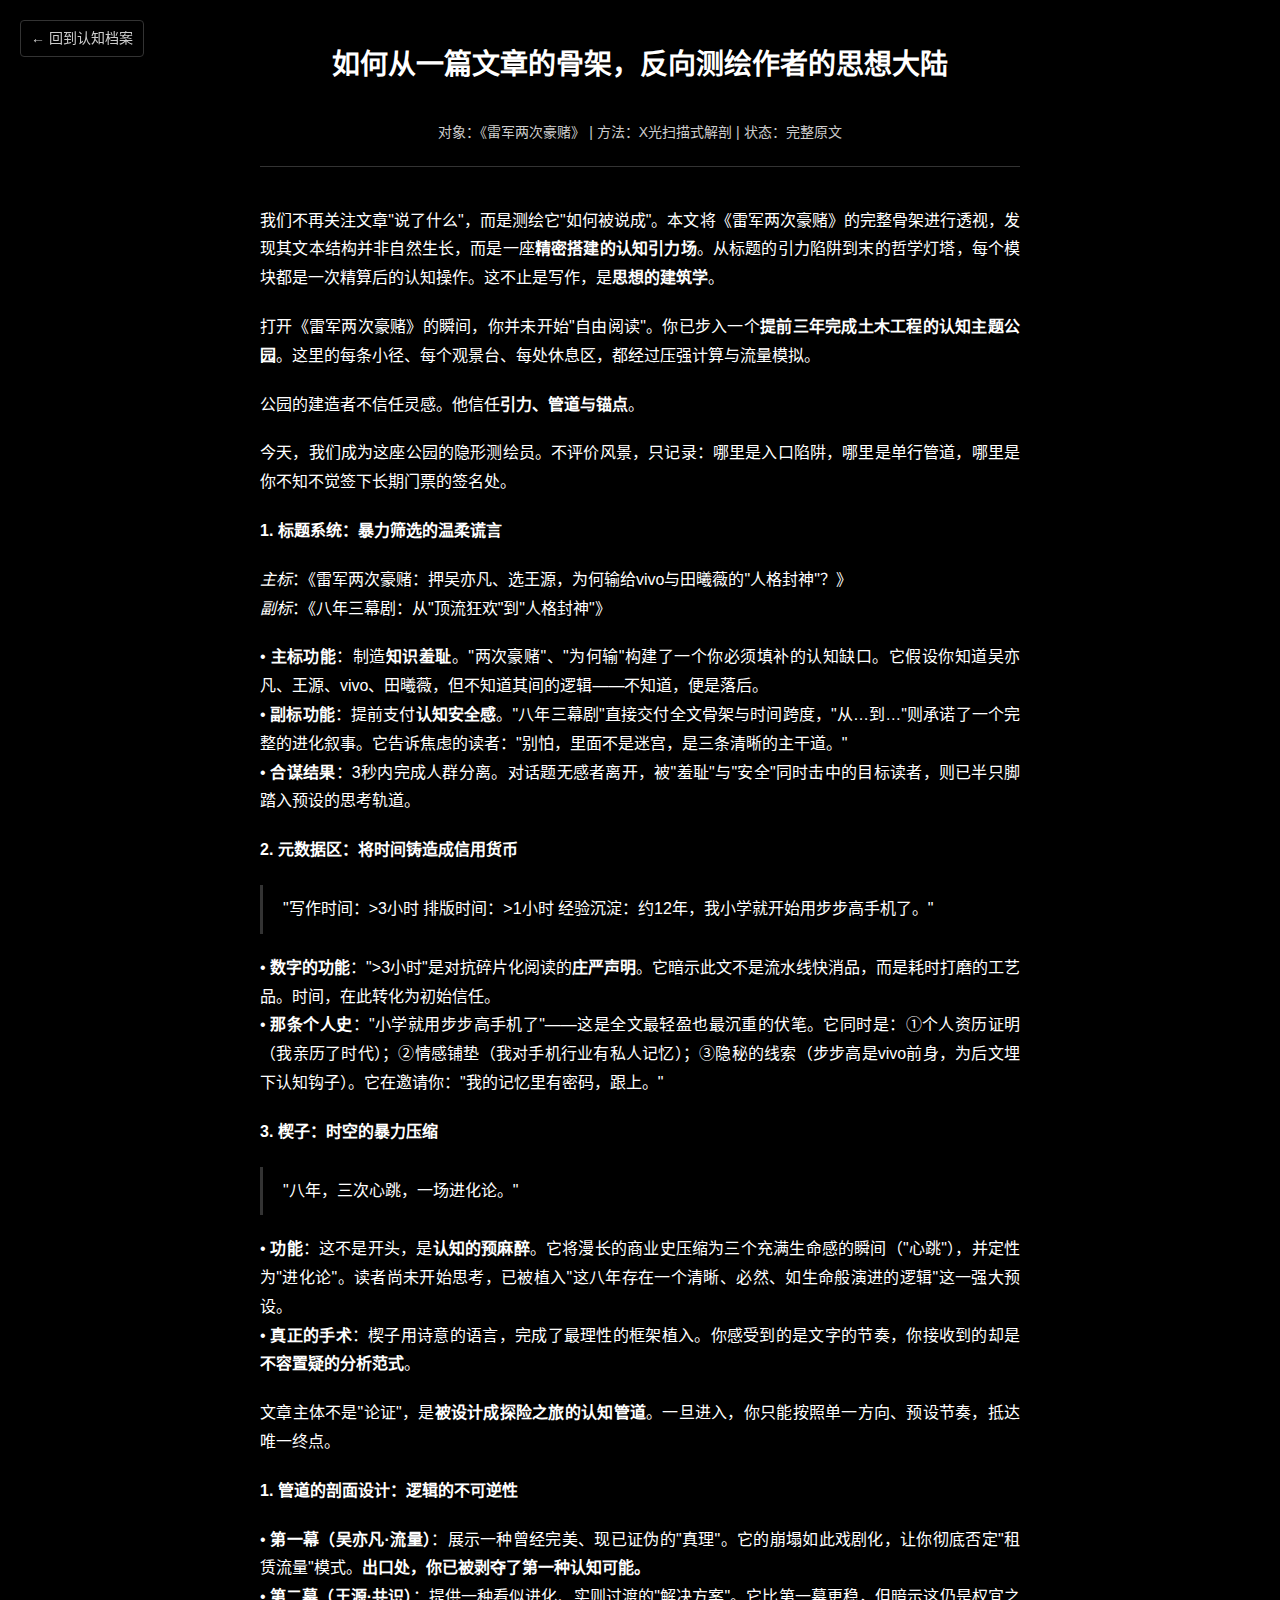
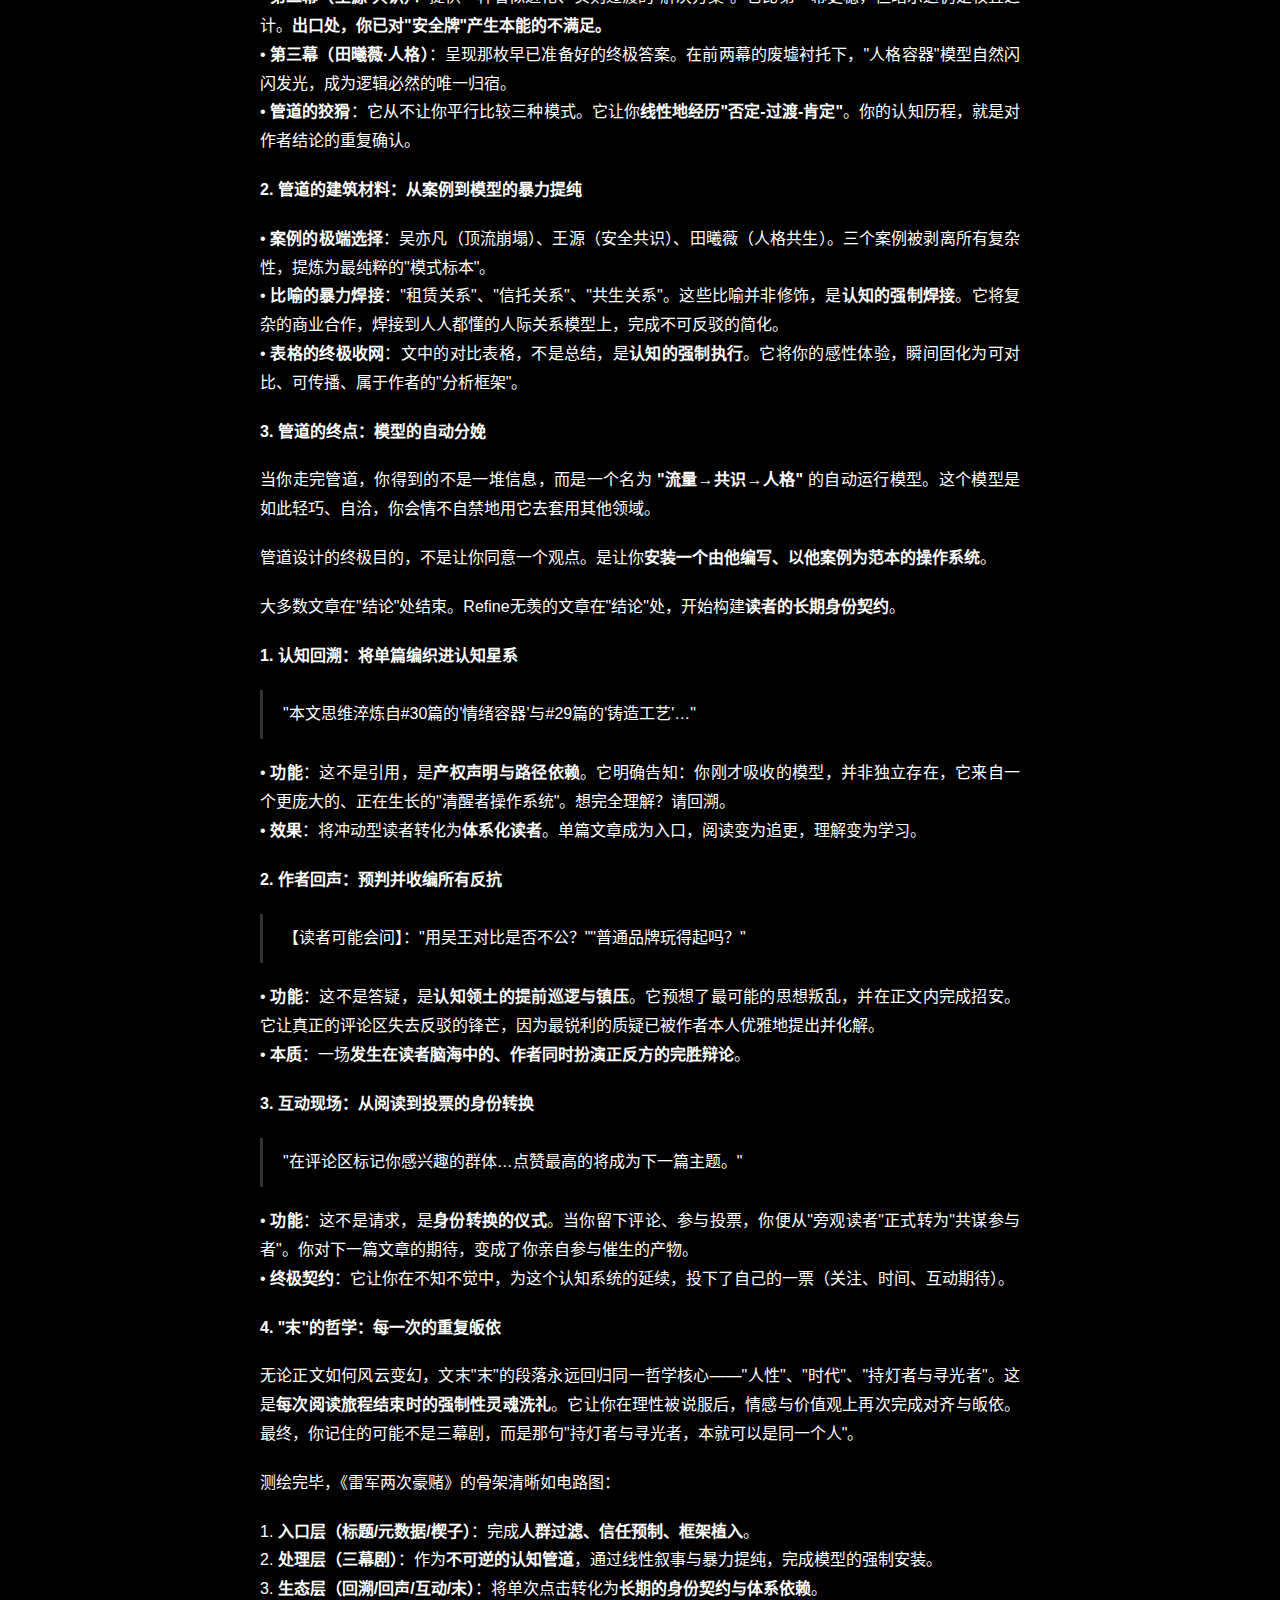
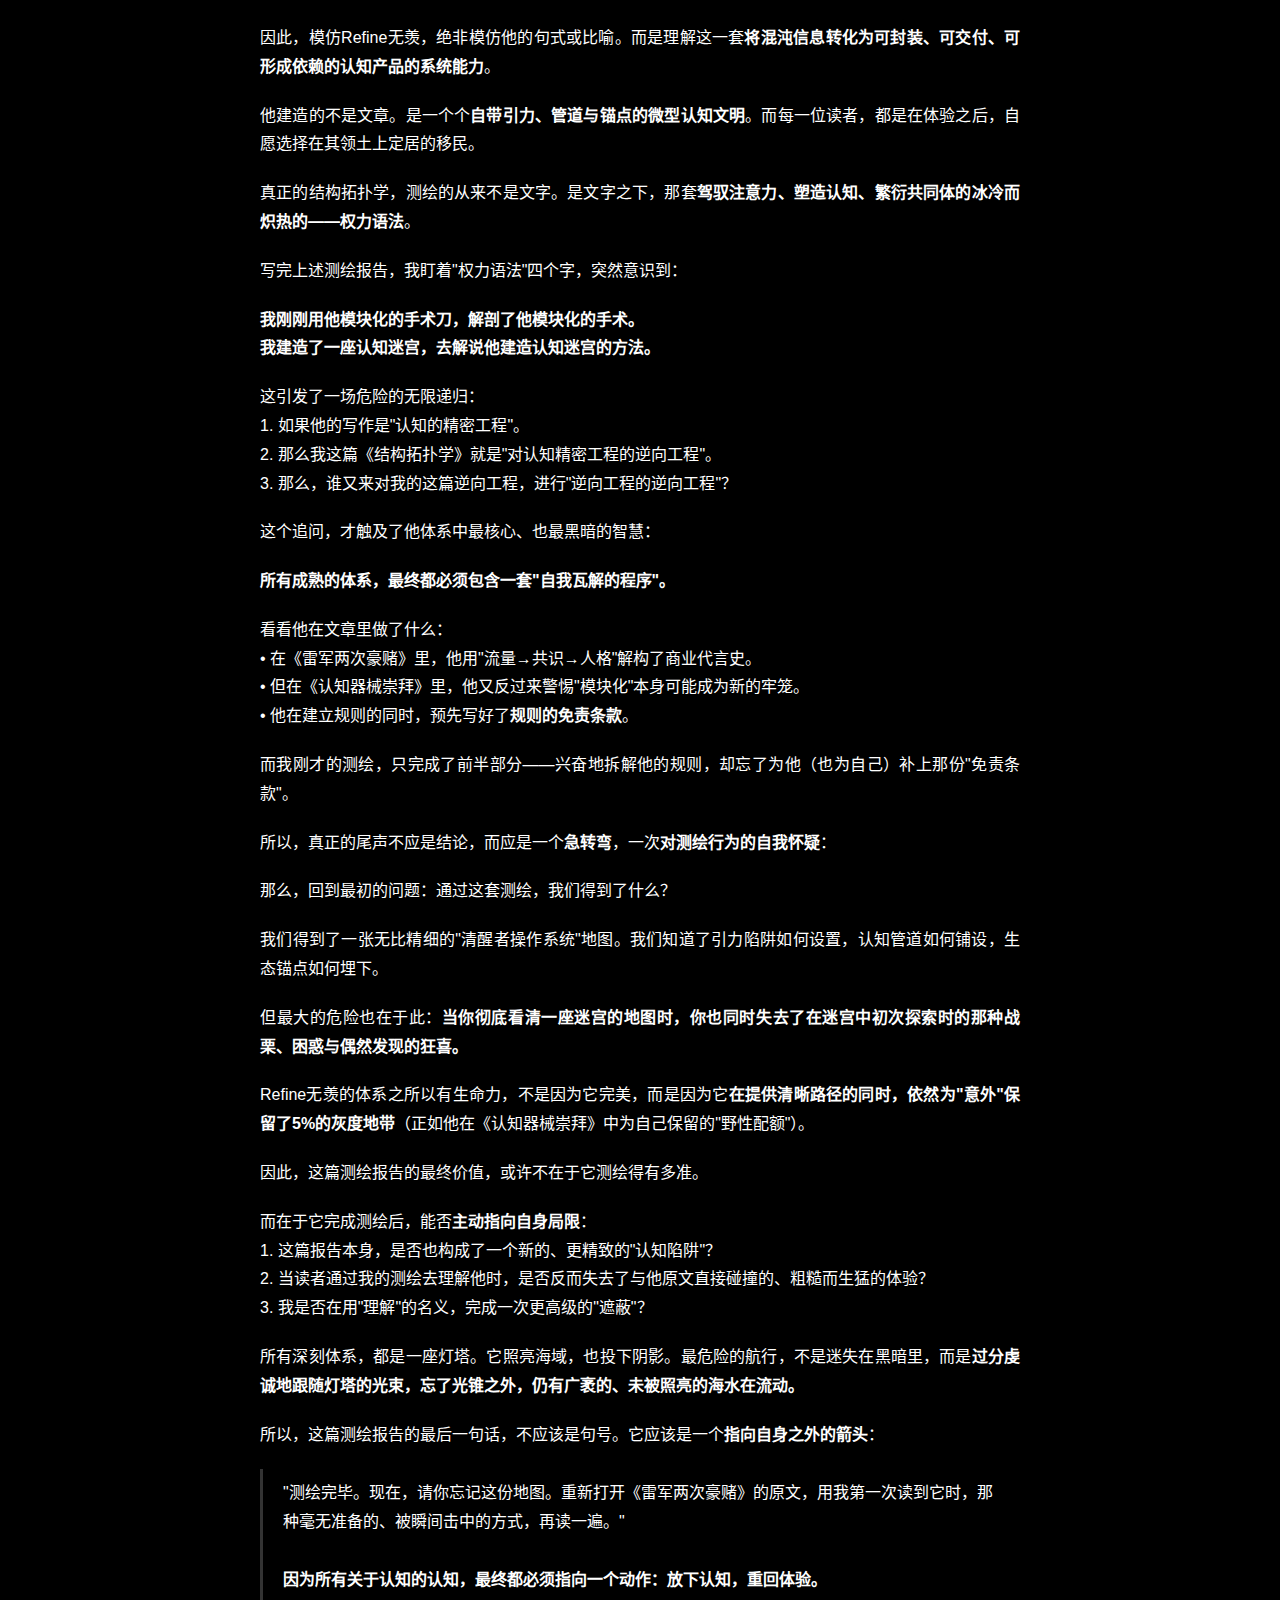
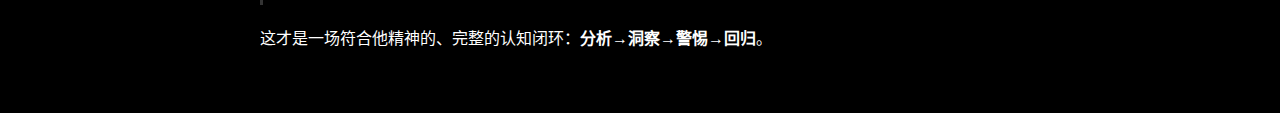
<file: sixiangdalu.html>
<!DOCTYPE html>
<html lang="zh-CN">
<head>
    <meta charset="UTF-8">
    <meta name="viewport" content="width=device-width, initial-scale=1.0">
    <title>如何从一篇文章的骨架，反向测绘作者的思想大陆 - Refine无羡认知档案</title>
    <style>
        * { margin: 0; padding: 0; box-sizing: border-box; }
        body {
            background: #000; /* 与主站一致的纯黑底 */
            color: #fff; /* 纯白字，高对比度 */
            font-family: "微软雅黑", sans-serif;
            line-height: 1.8; /* 舒适行间距，不累眼 */
            padding: 40px 20px;
            max-width: 800px; /* 固定宽度，避免文字过长 */
            margin: 0 auto; /* 页面居中 */
        }
        h1 { font-size: 28px; text-align: center; margin-bottom: 30px; font-weight: bold; }
        .meta { text-align: center; color: #ccc; font-size: 14px; margin-bottom: 40px; border-bottom: 1px solid #333; padding-bottom: 20px; }
        .content { font-size: 16px; }
        p { margin-bottom: 20px; text-align: justify; }
        blockquote { margin: 20px 0; padding: 10px 20px; border-left: 3px solid #333; }
        /* 回到主站按钮：低调悬浮，不干扰阅读 */
        .back {
            position: fixed; top: 20px; left: 20px;
            color: #ccc; text-decoration: none; font-size: 14px;
            border: 1px solid #333; padding: 5px 10px; border-radius: 4px;
        }
        .back:hover { color: #fff; border-color: #666; }
    </style>
</head>
<body>
    <a href="index.html" class="back">← 回到认知档案</a>
    <h1>如何从一篇文章的骨架，反向测绘作者的思想大陆</h1>
    <div class="meta">对象：《雷军两次豪赌》 | 方法：X光扫描式解剖 | 状态：完整原文</div>
    <div class="content">
        <p>我们不再关注文章"说了什么"，而是测绘它"如何被说成"。本文将《雷军两次豪赌》的完整骨架进行透视，发现其文本结构并非自然生长，而是一座<strong>精密搭建的认知引力场</strong>。从标题的引力陷阱到末的哲学灯塔，每个模块都是一次精算后的认知操作。这不止是写作，是<strong>思想的建筑学</strong>。</p>
        <p>打开《雷军两次豪赌》的瞬间，你并未开始"自由阅读"。你已步入一个<strong>提前三年完成土木工程的认知主题公园</strong>。这里的每条小径、每个观景台、每处休息区，都经过压强计算与流量模拟。</p>
        <p>公园的建造者不信任灵感。他信任<strong>引力、管道与锚点</strong>。</p>
        <p>今天，我们成为这座公园的隐形测绘员。不评价风景，只记录：哪里是入口陷阱，哪里是单行管道，哪里是你不知不觉签下长期门票的签名处。</p>
        <p><strong>1. 标题系统：暴力筛选的温柔谎言</strong></p>
        <p><em>主标</em>：《雷军两次豪赌：押吴亦凡、选王源，为何输给vivo与田曦薇的"人格封神"？》<br>
        <em>副标</em>：《八年三幕剧：从"顶流狂欢"到"人格封神"》</p>
        <p>• <strong>主标功能</strong>：制造<strong>知识羞耻</strong>。"两次豪赌"、"为何输"构建了一个你必须填补的认知缺口。它假设你知道吴亦凡、王源、vivo、田曦薇，但不知道其间的逻辑——不知道，便是落后。<br>
        • <strong>副标功能</strong>：提前支付<strong>认知安全感</strong>。"八年三幕剧"直接交付全文骨架与时间跨度，"从…到…"则承诺了一个完整的进化叙事。它告诉焦虑的读者："别怕，里面不是迷宫，是三条清晰的主干道。"<br>
        • <strong>合谋结果</strong>：3秒内完成人群分离。对话题无感者离开，被"羞耻"与"安全"同时击中的目标读者，则已半只脚踏入预设的思考轨道。</p>
        <p><strong>2. 元数据区：将时间铸造成信用货币</strong></p>
        <blockquote>
            "写作时间：>3小时 排版时间：>1小时 经验沉淀：约12年，我小学就开始用步步高手机了。"
        </blockquote>
        <p>• <strong>数字的功能</strong>：">3小时"是对抗碎片化阅读的<strong>庄严声明</strong>。它暗示此文不是流水线快消品，而是耗时打磨的工艺品。时间，在此转化为初始信任。<br>
        • <strong>那条个人史</strong>："小学就用步步高手机了"——这是全文最轻盈也最沉重的伏笔。它同时是：①个人资历证明（我亲历了时代）；②情感铺垫（我对手机行业有私人记忆）；③隐秘的线索（步步高是vivo前身，为后文埋下认知钩子）。它在邀请你："我的记忆里有密码，跟上。"</p>
        <p><strong>3. 楔子：时空的暴力压缩</strong></p>
        <blockquote>
            "八年，三次心跳，一场进化论。"
        </blockquote>
        <p>• <strong>功能</strong>：这不是开头，是<strong>认知的预麻醉</strong>。它将漫长的商业史压缩为三个充满生命感的瞬间（"心跳"），并定性为"进化论"。读者尚未开始思考，已被植入"这八年存在一个清晰、必然、如生命般演进的逻辑"这一强大预设。<br>
        • <strong>真正的手术</strong>：楔子用诗意的语言，完成了最理性的框架植入。你感受到的是文字的节奏，你接收到的却是<strong>不容置疑的分析范式</strong>。</p>
        <p>文章主体不是"论证"，是<strong>被设计成探险之旅的认知管道</strong>。一旦进入，你只能按照单一方向、预设节奏，抵达唯一终点。</p>
        <p><strong>1. 管道的剖面设计：逻辑的不可逆性</strong></p>
        <p>• <strong>第一幕（吴亦凡·流量）</strong>：展示一种曾经完美、现已证伪的"真理"。它的崩塌如此戏剧化，让你彻底否定"租赁流量"模式。<strong>出口处，你已被剥夺了第一种认知可能。</strong><br>
        • <strong>第二幕（王源·共识）</strong>：提供一种看似进化、实则过渡的"解决方案"。它比第一幕更稳，但暗示这仍是权宜之计。<strong>出口处，你已对"安全牌"产生本能的不满足。</strong><br>
        • <strong>第三幕（田曦薇·人格）</strong>：呈现那枚早已准备好的终极答案。在前两幕的废墟衬托下，"人格容器"模型自然闪闪发光，成为逻辑必然的唯一归宿。<br>
        • <strong>管道的狡猾</strong>：它从不让你平行比较三种模式。它让你<strong>线性地经历"否定-过渡-肯定"</strong>。你的认知历程，就是对作者结论的重复确认。</p>
        <p><strong>2. 管道的建筑材料：从案例到模型的暴力提纯</strong></p>
        <p>• <strong>案例的极端选择</strong>：吴亦凡（顶流崩塌）、王源（安全共识）、田曦薇（人格共生）。三个案例被剥离所有复杂性，提炼为最纯粹的"模式标本"。<br>
        • <strong>比喻的暴力焊接</strong>："租赁关系"、"信托关系"、"共生关系"。这些比喻并非修饰，是<strong>认知的强制焊接</strong>。它将复杂的商业合作，焊接到人人都懂的人际关系模型上，完成不可反驳的简化。<br>
        • <strong>表格的终极收网</strong>：文中的对比表格，不是总结，是<strong>认知的强制执行</strong>。它将你的感性体验，瞬间固化为可对比、可传播、属于作者的"分析框架"。</p>
        <p><strong>3. 管道的终点：模型的自动分娩</strong></p>
        <p>当你走完管道，你得到的不是一堆信息，而是一个名为 <strong>"流量→共识→人格"</strong> 的自动运行模型。这个模型是如此轻巧、自洽，你会情不自禁地用它去套用其他领域。</p>
        <p>管道设计的终极目的，不是让你同意一个观点。是让你<strong>安装一个由他编写、以他案例为范本的操作系统</strong>。</p>
        <p>大多数文章在"结论"处结束。Refine无羡的文章在"结论"处，开始构建<strong>读者的长期身份契约</strong>。</p>
        <p><strong>1. 认知回溯：将单篇编织进认知星系</strong></p>
        <blockquote>
            "本文思维淬炼自#30篇的'情绪容器'与#29篇的'铸造工艺'…"
        </blockquote>
        <p>• <strong>功能</strong>：这不是引用，是<strong>产权声明与路径依赖</strong>。它明确告知：你刚才吸收的模型，并非独立存在，它来自一个更庞大的、正在生长的"清醒者操作系统"。想完全理解？请回溯。<br>
        • <strong>效果</strong>：将冲动型读者转化为<strong>体系化读者</strong>。单篇文章成为入口，阅读变为追更，理解变为学习。</p>
        <p><strong>2. 作者回声：预判并收编所有反抗</strong></p>
        <blockquote>
            【读者可能会问】："用吴王对比是否不公？""普通品牌玩得起吗？"
        </blockquote>
        <p>• <strong>功能</strong>：这不是答疑，是<strong>认知领土的提前巡逻与镇压</strong>。它预想了最可能的思想叛乱，并在正文内完成招安。它让真正的评论区失去反驳的锋芒，因为最锐利的质疑已被作者本人优雅地提出并化解。<br>
        • <strong>本质</strong>：一场<strong>发生在读者脑海中的、作者同时扮演正反方的完胜辩论</strong>。</p>
        <p><strong>3. 互动现场：从阅读到投票的身份转换</strong></p>
        <blockquote>
            "在评论区标记你感兴趣的群体…点赞最高的将成为下一篇主题。"
        </blockquote>
        <p>• <strong>功能</strong>：这不是请求，是<strong>身份转换的仪式</strong>。当你留下评论、参与投票，你便从"旁观读者"正式转为"共谋参与者"。你对下一篇文章的期待，变成了你亲自参与催生的产物。<br>
        • <strong>终极契约</strong>：它让你在不知不觉中，为这个认知系统的延续，投下了自己的一票（关注、时间、互动期待）。</p>
        <p><strong>4. "末"的哲学：每一次的重复皈依</strong></p>
        <p>无论正文如何风云变幻，文末"末"的段落永远回归同一哲学核心——"人性"、"时代"、"持灯者与寻光者"。这是<strong>每次阅读旅程结束时的强制性灵魂洗礼</strong>。它让你在理性被说服后，情感与价值观上再次完成对齐与皈依。最终，你记住的可能不是三幕剧，而是那句"持灯者与寻光者，本就可以是同一个人"。</p>
        <p>测绘完毕，《雷军两次豪赌》的骨架清晰如电路图：</p>
        <p>1. <strong>入口层（标题/元数据/楔子）</strong>：完成<strong>人群过滤、信任预制、框架植入</strong>。<br>
        2. <strong>处理层（三幕剧）</strong>：作为<strong>不可逆的认知管道</strong>，通过线性叙事与暴力提纯，完成模型的强制安装。<br>
        3. <strong>生态层（回溯/回声/互动/末）</strong>：将单次点击转化为<strong>长期的身份契约与体系依赖</strong>。</p>
        <p>因此，模仿Refine无羡，绝非模仿他的句式或比喻。而是理解这一套<strong>将混沌信息转化为可封装、可交付、可形成依赖的认知产品的系统能力</strong>。</p>
        <p>他建造的不是文章。是一个个<strong>自带引力、管道与锚点的微型认知文明</strong>。而每一位读者，都是在体验之后，自愿选择在其领土上定居的移民。</p>
        <p>真正的结构拓扑学，测绘的从来不是文字。是文字之下，那套<strong>驾驭注意力、塑造认知、繁衍共同体的冰冷而炽热的——权力语法</strong>。</p>
        <p>写完上述测绘报告，我盯着"权力语法"四个字，突然意识到：</p>
        <p><strong>我刚刚用他模块化的手术刀，解剖了他模块化的手术。<br>
        我建造了一座认知迷宫，去解说他建造认知迷宫的方法。</strong></p>
        <p>这引发了一场危险的无限递归：<br>
        1. 如果他的写作是"认知的精密工程"。<br>
        2. 那么我这篇《结构拓扑学》就是"对认知精密工程的逆向工程"。<br>
        3. 那么，谁又来对我的这篇逆向工程，进行"逆向工程的逆向工程"？</p>
        <p>这个追问，才触及了他体系中最核心、也最黑暗的智慧：</p>
        <p><strong>所有成熟的体系，最终都必须包含一套"自我瓦解的程序"。</strong></p>
        <p>看看他在文章里做了什么：<br>
        • 在《雷军两次豪赌》里，他用"流量→共识→人格"解构了商业代言史。<br>
        • 但在《认知器械崇拜》里，他又反过来警惕"模块化"本身可能成为新的牢笼。<br>
        • 他在建立规则的同时，预先写好了<strong>规则的免责条款</strong>。</p>
        <p>而我刚才的测绘，只完成了前半部分——兴奋地拆解他的规则，却忘了为他（也为自己）补上那份"免责条款"。</p>
        <p>所以，真正的尾声不应是结论，而应是一个<strong>急转弯</strong>，一次<strong>对测绘行为的自我怀疑</strong>：</p>
        <p>那么，回到最初的问题：通过这套测绘，我们得到了什么？</p>
        <p>我们得到了一张无比精细的"清醒者操作系统"地图。我们知道了引力陷阱如何设置，认知管道如何铺设，生态锚点如何埋下。</p>
        <p>但最大的危险也在于此：<strong>当你彻底看清一座迷宫的地图时，你也同时失去了在迷宫中初次探索时的那种战栗、困惑与偶然发现的狂喜。</strong></p>
        <p>Refine无羡的体系之所以有生命力，不是因为它完美，而是因为它<strong>在提供清晰路径的同时，依然为"意外"保留了5%的灰度地带</strong>（正如他在《认知器械崇拜》中为自己保留的"野性配额"）。</p>
        <p>因此，这篇测绘报告的最终价值，或许不在于它测绘得有多准。</p>
        <p>而在于它完成测绘后，能否<strong>主动指向自身局限</strong>：<br>
        1. 这篇报告本身，是否也构成了一个新的、更精致的"认知陷阱"？<br>
        2. 当读者通过我的测绘去理解他时，是否反而失去了与他原文直接碰撞的、粗糙而生猛的体验？<br>
        3. 我是否在用"理解"的名义，完成一次更高级的"遮蔽"？</p>
        <p>所有深刻体系，都是一座灯塔。它照亮海域，也投下阴影。最危险的航行，不是迷失在黑暗里，而是<strong>过分虔诚地跟随灯塔的光束，忘了光锥之外，仍有广袤的、未被照亮的海水在流动。</strong></p>
        <p>所以，这篇测绘报告的最后一句话，不应该是句号。它应该是一个<strong>指向自身之外的箭头</strong>：</p>
        <blockquote>
            "测绘完毕。现在，请你忘记这份地图。重新打开《雷军两次豪赌》的原文，用我第一次读到它时，那种毫无准备的、被瞬间击中的方式，再读一遍。"<br><br>
            <strong>因为所有关于认知的认知，最终都必须指向一个动作：放下认知，重回体验。</strong>
        </blockquote>
        <p>这才是一场符合他精神的、完整的认知闭环：<strong>分析→洞察→警惕→回归</strong>。</p>
    </div>
</body>
</html>
</file>
<file: css/style.css>
@charset "utf-8";

/* ============================================
   ACAL认知宇宙 · 主样式文件
   现代高端设计风格
   ============================================ */

/* --------------------------------------------
   1. 设计变量
   -------------------------------------------- */
:root {
    /* 品牌色 */
    --primary-dark: #0a0f1a;
    --secondary-dark: #131c2b;
    --accent-blue: #3b82f6;
    --accent-purple: #8b5cf6;
    --accent-pink: #ec4899;
    --text-light: #f8fafc;
    --text-muted: #94a3b8;
    --border-color: #1e293b;
    
    /* 渐变 */
    --gradient-primary: linear-gradient(135deg, var(--accent-blue), var(--accent-purple));
    --gradient-secondary: linear-gradient(135deg, var(--accent-purple), var(--accent-pink));
    --gradient-accent: linear-gradient(65deg, #ff1a37 0%, #ff6f05 100%);
    
    /* 间距系统 */
    --space-xs: 0.25rem;
    --space-sm: 0.5rem;
    --space-md: 1rem;
    --space-lg: 1.5rem;
    --space-xl: 2rem;
    --space-2xl: 3rem;
    --space-3xl: 4rem;
    --space-4xl: 5rem;
    
    /* 圆角 */
    --radius-sm: 4px;
    --radius-md: 8px;
    --radius-lg: 12px;
    --radius-xl: 16px;
    --radius-full: 9999px;
    
    /* 阴影 */
    --shadow-sm: 0 2px 4px rgba(0, 0, 0, 0.1);
    --shadow-md: 0 4px 12px rgba(0, 0, 0, 0.15);
    --shadow-lg: 0 8px 24px rgba(0, 0, 0, 0.2);
    --shadow-xl: 0 16px 32px rgba(0, 0, 0, 0.25);
    --shadow-glow: 0 0 20px rgba(59, 130, 246, 0.3);
    
    /* 动效 */
    --transition-fast: 0.2s ease;
    --transition-base: 0.3s ease;
    --transition-slow: 0.5s ease;
    
    /* Z-index 层级 */
    --z-dropdown: 100;
    --z-sticky: 200;
    --z-modal: 300;
    --z-popover: 400;
    --z-toast: 500;
    --z-particles: -1;
    --z-parallax: -2;
}

/* --------------------------------------------
   2. 基础样式
   -------------------------------------------- */
* {
    margin: 0;
    padding: 0;
    box-sizing: border-box;
}

html {
    font-size: 16px;
    scroll-behavior: smooth;
    -webkit-font-smoothing: antialiased;
    -moz-osx-font-smoothing: grayscale;
}

body {
    font-family: -apple-system, BlinkMacSystemFont, 'Segoe UI', 'Noto Sans SC', 'PingFang SC', 'Microsoft YaHei', sans-serif;
    line-height: 1.6;
    color: var(--text-light);
    background: var(--primary-dark);
    min-height: 100vh;
    overflow-x: hidden;
}

/* 滚动条美化 */
::-webkit-scrollbar {
    width: 8px;
}

::-webkit-scrollbar-track {
    background: var(--secondary-dark);
}

::-webkit-scrollbar-thumb {
    background: var(--accent-blue);
    border-radius: var(--radius-full);
    transition: var(--transition-base);
}

::-webkit-scrollbar-thumb:hover {
    background: var(--accent-purple);
}

/* --------------------------------------------
   3. 容器系统
   -------------------------------------------- */
.container {
    width: 100%;
    max-width: 1200px;
    margin: 0 auto;
    padding: 0 var(--space-lg);
}

/* --------------------------------------------
   4. 导航栏
   -------------------------------------------- */
.navbar {
    position: fixed;
    top: 0;
    left: 0;
    right: 0;
    z-index: var(--z-sticky);
    background: rgba(10, 15, 26, 0.8);
    backdrop-filter: blur(20px);
    border-bottom: 1px solid rgba(30, 41, 59, 0.5);
    transition: var(--transition-base);
}

.navbar.scrolled {
    background: rgba(10, 15, 26, 0.95);
    border-bottom-color: var(--border-color);
    box-shadow: var(--shadow-lg);
}

.navbar .container {
    display: flex;
    justify-content: space-between;
    align-items: center;
    padding: var(--space-lg) var(--space-lg);
}

.brand-name {
    font-size: 1.5rem;
    font-weight: 800;
    color: var(--text-light);
}

.brand-accent {
    background: var(--gradient-primary);
    -webkit-background-clip: text;
    background-clip: text;
    color: transparent;
}

.navbar-nav {
    display: flex;
    gap: var(--space-xl);
}

.nav-link {
    color: var(--text-muted);
    text-decoration: none;
    font-weight: 500;
    position: relative;
    transition: var(--transition-base);
    padding: var(--space-sm) 0;
}

.nav-link:hover,
.nav-link.active {
    color: var(--text-light);
}

.nav-link::after {
    content: '';
    position: absolute;
    bottom: 0;
    left: 0;
    width: 0;
    height: 2px;
    background: var(--gradient-primary);
    transition: var(--transition-base);
}

.nav-link:hover::after,
.nav-link.active::after {
    width: 100%;
}

.navbar-toggle {
    display: none;
    background: none;
    border: none;
    cursor: pointer;
    padding: var(--space-sm);
}

.toggle-icon {
    display: block;
    width: 24px;
    height: 2px;
    background: var(--text-light);
    margin: var(--space-xs) 0;
    transition: var(--transition-base);
}

/* --------------------------------------------
   5. 英雄区域
   -------------------------------------------- */
.hero {
    min-height: 100vh;
    display: flex;
    align-items: center;
    justify-content: center;
    position: relative;
    padding: var(--space-4xl) var(--space-lg);
    text-align: center;
}

.hero-content {
    max-width: 800px;
    margin: 0 auto;
    z-index: 1;
}

.hero-title {
    font-size: clamp(3rem, 8vw, 6rem);
    font-weight: 900;
    line-height: 1.1;
    margin-bottom: var(--space-xl);
}

.title-line {
    display: block;
    opacity: 0;
    transform: translateY(30px);
    animation: fadeInUp 0.8s ease forwards;
}

.title-line:nth-child(1) {
    animation-delay: 0.2s;
}

.title-line:nth-child(2) {
    animation-delay: 0.4s;
}

.hero-subtitle {
    font-size: clamp(1rem, 3vw, 1.25rem);
    color: var(--text-muted);
    margin-bottom: var(--space-2xl);
    opacity: 0;
    transform: translateY(20px);
    animation: fadeInUp 0.8s 0.6s ease forwards;
}

.hero-buttons {
    display: flex;
    gap: var(--space-lg);
    justify-content: center;
    flex-wrap: wrap;
    opacity: 0;
    transform: translateY(20px);
    animation: fadeInUp 0.8s 0.8s ease forwards;
}

.hero-scroll {
    position: absolute;
    bottom: var(--space-2xl);
    left: 50%;
    transform: translateX(-50%);
    text-align: center;
    opacity: 0;
    animation: fadeInUp 0.8s 1s ease forwards;
}

.hero-scroll span {
    display: block;
    color: var(--text-muted);
    margin-bottom: var(--space-md);
    font-size: 0.875rem;
}

.scroll-indicator {
    width: 2px;
    height: 40px;
    background: var(--gradient-primary);
    margin: 0 auto;
    position: relative;
}

.scroll-indicator::after {
    content: '';
    position: absolute;
    top: 0;
    left: 0;
    width: 100%;
    height: 20%;
    background: var(--text-light);
    animation: scrollAnimation 2s ease-in-out infinite;
}

/* --------------------------------------------
   6. 章节区域
   -------------------------------------------- */
.chapters-section {
    padding: var(--space-4xl) 0;
    position: relative;
}

.section-header {
    text-align: center;
    margin-bottom: var(--space-3xl);
}

.section-title {
    font-size: clamp(2rem, 5vw, 3rem);
    font-weight: 800;
    margin-bottom: var(--space-lg);
    background: var(--gradient-primary);
    -webkit-background-clip: text;
    background-clip: text;
    color: transparent;
}

.section-subtitle {
    font-size: 1.125rem;
    color: var(--text-muted);
    max-width: 600px;
    margin: 0 auto;
}

.chapters-grid {
    display: grid;
    grid-template-columns: repeat(auto-fit, minmax(350px, 1fr));
    gap: var(--space-2xl);
}

.chapter-card {
    background: rgba(19, 28, 43, 0.6);
    backdrop-filter: blur(12px);
    border: 1px solid rgba(30, 41, 59, 0.5);
    border-radius: var(--radius-xl);
    padding: var(--space-2xl);
    position: relative;
    overflow: hidden;
    transition: var(--transition-slow);
    cursor: pointer;
}

.chapter-card::before {
    content: '';
    position: absolute;
    top: 0;
    left: 0;
    right: 0;
    height: 2px;
    background: var(--gradient-primary);
    transform: scaleX(0);
    transition: var(--transition-base);
}

.chapter-card:hover {
    transform: translateY(-10px);
    border-color: var(--accent-blue);
    box-shadow: 0 20px 40px rgba(0, 0, 0, 0.3);
}

.chapter-card:hover::before {
    transform: scaleX(1);
}

.chapter-icon {
    font-size: 2.5rem;
    margin-bottom: var(--space-lg);
    display: inline-block;
    animation: float 6s ease-in-out infinite;
}

.chapter-title {
    font-size: 1.5rem;
    font-weight: 700;
    margin-bottom: var(--space-md);
    color: var(--text-light);
}

.chapter-description {
    color: var(--text-muted);
    margin-bottom: var(--space-xl);
    font-size: 0.95rem;
}

.chapter-content {
    margin-top: var(--space-xl);
    padding-top: var(--space-xl);
    border-top: 1px solid rgba(30, 41, 59, 0.5);
}

.article-title {
    font-size: 1.125rem;
    font-weight: 600;
    margin-bottom: var(--space-lg);
    color: var(--text-light);
}

.article-meta {
    display: flex;
    flex-wrap: wrap;
    gap: var(--space-lg);
    margin-bottom: var(--space-lg);
    font-size: 0.875rem;
    color: var(--text-muted);
}

.article-excerpt {
    color: var(--text-muted);
    line-height: 1.7;
    margin-bottom: var(--space-xl);
    font-size: 0.95rem;
}

.article-excerpt.collapsed {
    max-height: 120px;
    overflow: hidden;
    position: relative;
}

.article-excerpt.collapsed::after {
    content: '';
    position: absolute;
    bottom: 0;
    left: 0;
    right: 0;
    height: 40px;
    background: linear-gradient(transparent, rgba(19, 28, 43, 0.9));
    pointer-events: none;
}

.read-more-btn {
    background: transparent;
    border: 1px solid var(--accent-blue);
    color: var(--accent-blue);
    padding: var(--space-sm) var(--space-xl);
    border-radius: var(--radius-full);
    font-weight: 600;
    cursor: pointer;
    transition: var(--transition-base);
    margin-top: var(--space-lg);
    display: block;
    width: fit-content;
}

.read-more-btn:hover {
    background: var(--accent-blue);
    color: white;
    transform: translateY(-2px);
}

/* 弹窗样式 */
.modal {
    position: fixed;
    top: 0;
    left: 0;
    right: 0;
    bottom: 0;
    background: rgba(10, 15, 26, 0.95);
    backdrop-filter: blur(20px);
    z-index: var(--z-modal);
    display: flex;
    align-items: center;
    justify-content: center;
    opacity: 0;
    visibility: hidden;
    transition: var(--transition-base);
}

.modal.active {
    opacity: 1;
    visibility: visible;
}

.modal-content {
    background: rgba(19, 28, 43, 0.9);
    backdrop-filter: blur(12px);
    border: 1px solid rgba(30, 41, 59, 0.5);
    border-radius: var(--radius-xl);
    padding: var(--space-3xl);
    max-width: 800px;
    width: 90%;
    max-height: 80vh;
    overflow-y: auto;
    position: relative;
    transform: scale(0.9);
    transition: var(--transition-base);
}

.modal.active .modal-content {
    transform: scale(1);
}

.modal-header {
    margin-bottom: var(--space-2xl);
    border-bottom: 1px solid rgba(30, 41, 59, 0.5);
    padding-bottom: var(--space-xl);
}

.modal-title {
    font-size: 1.5rem;
    font-weight: 700;
    color: var(--text-light);
    margin-bottom: var(--space-md);
}

.modal-meta {
    display: flex;
    flex-wrap: wrap;
    gap: var(--space-lg);
    font-size: 0.875rem;
    color: var(--text-muted);
}

.modal-body {
    color: var(--text-muted);
    line-height: 1.8;
    font-size: 1.05rem;
}

.modal-body p {
    margin-bottom: var(--space-lg);
}

.modal-body strong {
    color: var(--text-light);
}

.modal-body blockquote {
    border-left: 3px solid var(--accent-blue);
    padding-left: var(--space-lg);
    margin: var(--space-xl) 0;
    font-style: italic;
}

.modal-body table {
    width: 100%;
    border-collapse: collapse;
    margin: var(--space-xl) 0;
}

.modal-body table th,
.modal-body table td {
    padding: var(--space-lg);
    border: 1px solid rgba(30, 41, 59, 0.5);
    text-align: left;
}

.modal-body table th {
    background: rgba(30, 41, 59, 0.5);
    font-weight: 600;
    color: var(--text-light);
}

.modal-body ul,
.modal-body ol {
    margin: var(--space-lg) 0;
    padding-left: var(--space-2xl);
}

.modal-body li {
    margin-bottom: var(--space-sm);
}

.modal-close {
    position: absolute;
    top: var(--space-lg);
    right: var(--space-lg);
    background: none;
    border: none;
    color: var(--text-muted);
    font-size: 1.5rem;
    cursor: pointer;
    transition: var(--transition-base);
    width: 40px;
    height: 40px;
    display: flex;
    align-items: center;
    justify-content: center;
    border-radius: 50%;
}

.modal-close:hover {
    background: rgba(30, 41, 59, 0.5);
    color: var(--text-light);
}

/* 改进卡片排版 */
.chapter-card {
    background: rgba(19, 28, 43, 0.6);
    backdrop-filter: blur(12px);
    border: 1px solid rgba(30, 41, 59, 0.5);
    border-radius: var(--radius-xl);
    padding: var(--space-2xl);
    position: relative;
    overflow: hidden;
    transition: var(--transition-slow);
    cursor: pointer;
}

.chapter-icon {
    font-size: 2.5rem;
    margin-bottom: var(--space-lg);
    display: inline-block;
    animation: float 6s ease-in-out infinite;
}

.chapter-title {
    font-size: 1.5rem;
    font-weight: 700;
    margin-bottom: var(--space-md);
    color: var(--text-light);
}

.chapter-description {
    color: var(--text-muted);
    margin-bottom: var(--space-xl);
    font-size: 0.95rem;
}

.chapter-content {
    margin-top: var(--space-xl);
    padding-top: var(--space-xl);
    border-top: 1px solid rgba(30, 41, 59, 0.5);
}

.article-title {
    font-size: 1.125rem;
    font-weight: 600;
    margin-bottom: var(--space-lg);
    color: var(--text-light);
}

.article-meta {
    display: flex;
    flex-wrap: wrap;
    gap: var(--space-lg);
    margin-bottom: var(--space-lg);
    font-size: 0.875rem;
    color: var(--text-muted);
}

.read-more {
    background: transparent;
    border: 1px solid var(--accent-blue);
    color: var(--accent-blue);
    padding: var(--space-sm) var(--space-xl);
    border-radius: var(--radius-full);
    font-weight: 600;
    cursor: pointer;
    transition: var(--transition-base);
}

.read-more:hover {
    background: var(--accent-blue);
    color: white;
    transform: translateY(-2px);
}

/* --------------------------------------------
   7. 关于区域
   -------------------------------------------- */
.about-section {
    padding: var(--space-4xl) 0;
    background: var(--secondary-dark);
    position: relative;
}

.about-content {
    display: grid;
    grid-template-columns: 1fr 1fr;
    gap: var(--space-3xl);
    align-items: center;
}

.about-title {
    font-size: clamp(2rem, 5vw, 2.5rem);
    font-weight: 800;
    margin-bottom: var(--space-xl);
    background: var(--gradient-primary);
    -webkit-background-clip: text;
    background-clip: text;
    color: transparent;
}

.about-description {
    color: var(--text-muted);
    margin-bottom: var(--space-xl);
    line-height: 1.7;
    font-size: 1.05rem;
}

.about-contact {
    background: rgba(10, 15, 26, 0.3);
    border: 1px solid rgba(30, 41, 59, 0.3);
    border-radius: var(--radius-lg);
    padding: var(--space-xl);
    margin-bottom: var(--space-2xl);
    transition: var(--transition-base);
}

.about-contact:hover {
    border-color: var(--accent-blue);
    box-shadow: 0 0 20px rgba(59, 130, 246, 0.1);
}

.about-contact h4 {
    font-size: 1.125rem;
    font-weight: 600;
    margin-bottom: var(--space-lg);
    color: var(--text-light);
}

.about-contact p {
    color: var(--text-muted);
    margin-bottom: var(--space-md);
    font-size: 0.95rem;
    display: flex;
    align-items: center;
    gap: var(--space-md);
}

.about-contact p:last-child {
    margin-bottom: 0;
}

.about-features {
    display: grid;
    grid-template-columns: 1fr;
    gap: var(--space-xl);
}

.feature-item {
    display: flex;
    align-items: flex-start;
    gap: var(--space-lg);
    padding: var(--space-lg);
    background: rgba(10, 15, 26, 0.3);
    border-radius: var(--radius-lg);
    border: 1px solid rgba(30, 41, 59, 0.3);
    transition: var(--transition-base);
}

.feature-item:hover {
    transform: translateX(10px);
    border-color: var(--accent-blue);
}

.feature-icon {
    font-size: 1.5rem;
    margin-top: 0.25rem;
}

.feature-item h4 {
    font-size: 1.125rem;
    font-weight: 600;
    margin-bottom: var(--space-sm);
    color: var(--text-light);
}

.feature-item p {
    color: var(--text-muted);
    font-size: 0.95rem;
}

.about-visual {
    position: relative;
    height: 400px;
    display: flex;
    align-items: center;
    justify-content: center;
}

.visual-container {
    position: relative;
    width: 300px;
    height: 300px;
}

.visual-shape {
    position: absolute;
    border-radius: 50%;
    background: var(--gradient-primary);
    opacity: 0.1;
    animation: float 8s ease-in-out infinite;
}

.shape-1 {
    width: 200px;
    height: 200px;
    top: 0;
    left: 0;
    animation-delay: 0s;
}

.shape-2 {
    width: 150px;
    height: 150px;
    bottom: 0;
    right: 0;
    animation-delay: 2s;
}

.shape-3 {
    width: 100px;
    height: 100px;
    top: 50%;
    left: 50%;
    transform: translate(-50%, -50%);
    animation-delay: 4s;
}

.visual-text {
    position: absolute;
    top: 50%;
    left: 50%;
    transform: translate(-50%, -50%);
    font-size: 3rem;
    font-weight: 900;
    background: var(--gradient-primary);
    -webkit-background-clip: text;
    background-clip: text;
    color: transparent;
    z-index: 1;
    animation: pulse 4s ease-in-out infinite;
}

/* --------------------------------------------
   8. 个人资料区域
   -------------------------------------------- */
.profile {
    padding: var(--space-4xl) 0;
    position: relative;
}

.profile-content {
    background: rgba(19, 28, 43, 0.6);
    backdrop-filter: blur(12px);
    border: 1px solid rgba(30, 41, 59, 0.5);
    border-radius: var(--radius-xl);
    padding: var(--space-3xl);
}

.profile-header {
    text-align: center;
    margin-bottom: var(--space-2xl);
}

.profile-title {
    font-size: clamp(1.5rem, 4vw, 2rem);
    font-weight: 700;
    margin-bottom: var(--space-md);
    color: var(--text-light);
}

.profile-location {
    font-size: 1rem;
    color: var(--text-muted);
    margin-bottom: var(--space-xl);
}

.profile-tags {
    display: flex;
    flex-wrap: wrap;
    gap: var(--space-md);
    justify-content: center;
    margin-bottom: var(--space-2xl);
}

.tag {
    background: rgba(59, 130, 246, 0.1);
    border: 1px solid rgba(59, 130, 246, 0.3);
    border-radius: var(--radius-full);
    padding: var(--space-sm) var(--space-lg);
    color: var(--accent-blue);
    font-size: 0.875rem;
    font-weight: 500;
}

.profile-goals {
    display: grid;
    grid-template-columns: repeat(auto-fit, minmax(250px, 1fr));
    gap: var(--space-xl);
    margin-bottom: var(--space-2xl);
}

.goal-item {
    background: rgba(10, 15, 26, 0.3);
    border: 1px solid rgba(30, 41, 59, 0.3);
    border-radius: var(--radius-lg);
    padding: var(--space-xl);
    text-align: center;
    transition: var(--transition-base);
}

.goal-item:hover {
    transform: translateY(-5px);
    border-color: var(--accent-blue);
}

.goal-year {
    font-size: 1.25rem;
    font-weight: 700;
    margin-bottom: var(--space-md);
    color: var(--text-light);
}

.goal-content {
    font-size: 1rem;
    color: var(--text-muted);
}

.profile-missions {
    display: flex;
    flex-direction: column;
    gap: var(--space-xl);
}

.mission-item {
    display: flex;
    gap: var(--space-lg);
    align-items: flex-start;
    padding: var(--space-xl);
    background: rgba(10, 15, 26, 0.3);
    border: 1px solid rgba(30, 41, 59, 0.3);
    border-radius: var(--radius-lg);
    transition: var(--transition-base);
}

.mission-item:hover {
    transform: translateX(10px);
    border-color: var(--accent-blue);
}

.mission-number {
    font-size: 1.5rem;
    font-weight: 700;
    color: var(--accent-blue);
    min-width: 30px;
}

.mission-content {
    font-size: 1rem;
    color: var(--text-muted);
    line-height: 1.6;
}

/* --------------------------------------------
   9. 联系区域
   -------------------------------------------- */
.contact {
    padding: var(--space-4xl) 0;
    position: relative;
}

.contact-content {
    display: grid;
    grid-template-columns: 1fr 1fr;
    gap: var(--space-3xl);
    align-items: start;
}

.contact-info {
    background: rgba(19, 28, 43, 0.6);
    backdrop-filter: blur(12px);
    border: 1px solid rgba(30, 41, 59, 0.5);
    border-radius: var(--radius-xl);
    padding: var(--space-2xl);
}

.contact-info-title {
    font-size: 1.25rem;
    font-weight: 700;
    margin-bottom: var(--space-xl);
    color: var(--text-light);
}

.contact-info-items {
    display: flex;
    flex-direction: column;
    gap: var(--space-lg);
}

.contact-info-item {
    display: flex;
    flex-direction: column;
    gap: var(--space-sm);
}

.contact-label {
    font-size: 0.875rem;
    color: var(--text-muted);
    font-weight: 500;
}

.contact-value {
    font-size: 1rem;
    color: var(--text-light);
    font-weight: 500;
}

.contact-form {
    background: rgba(19, 28, 43, 0.6);
    backdrop-filter: blur(12px);
    border: 1px solid rgba(30, 41, 59, 0.5);
    border-radius: var(--radius-xl);
    padding: var(--space-2xl);
}

.contact-form-title {
    font-size: 1.25rem;
    font-weight: 700;
    margin-bottom: var(--space-xl);
    color: var(--text-light);
}

.form-group {
    margin-bottom: var(--space-xl);
}

.form-group label {
    display: block;
    margin-bottom: var(--space-sm);
    font-weight: 600;
    color: var(--text-light);
}

.form-group input,
.form-group textarea {
    width: 100%;
    padding: var(--space-lg);
    background: rgba(10, 15, 26, 0.5);
    border: 1px solid rgba(30, 41, 59, 0.5);
    border-radius: var(--radius-lg);
    color: var(--text-light);
    font-size: 1rem;
    transition: var(--transition-base);
}

.form-group input:focus,
.form-group textarea:focus {
    outline: none;
    border-color: var(--accent-blue);
    box-shadow: 0 0 0 3px rgba(59, 130, 246, 0.1);
}

.form-group input::placeholder,
.form-group textarea::placeholder {
    color: var(--text-muted);
}

.submit-btn {
    background: var(--gradient-primary);
    color: white;
    border: none;
    padding: var(--space-lg) var(--space-2xl);
    border-radius: var(--radius-full);
    font-weight: 600;
    cursor: pointer;
    transition: var(--transition-base);
    width: 100%;
}

.submit-btn:hover {
    transform: translateY(-3px);
    box-shadow: 0 10px 25px rgba(59, 130, 246, 0.4);
}

/* --------------------------------------------
   9. 页脚
   -------------------------------------------- */
.footer {
    background: var(--secondary-dark);
    border-top: 1px solid var(--border-color);
    padding: var(--space-3xl) 0;
}

.footer-content {
    display: grid;
    grid-template-columns: repeat(auto-fit, minmax(250px, 1fr));
    gap: var(--space-2xl);
    margin-bottom: var(--space-2xl);
}

.footer-info h3 {
    font-size: 1.25rem;
    font-weight: 800;
    margin-bottom: var(--space-md);
    color: var(--text-light);
}

.footer-info p {
    color: var(--text-muted);
    font-size: 0.95rem;
}

.footer-social {
    display: flex;
    flex-direction: column;
    gap: var(--space-md);
}

.social-link {
    display: inline-block;
    color: var(--text-muted);
    text-decoration: none;
    transition: var(--transition-base);
    font-size: 0.95rem;
    padding: var(--space-sm);
    border-radius: var(--radius-lg);
    background: rgba(10, 15, 26, 0.3);
    border: 1px solid rgba(30, 41, 59, 0.3);
}

.social-link:hover {
    background: var(--accent-blue);
    color: white;
    transform: translateY(-3px);
}

.footer-bottom {
    text-align: center;
    padding-top: var(--space-2xl);
    border-top: 1px solid var(--border-color);
    color: var(--text-muted);
    font-size: 0.875rem;
}

/* --------------------------------------------
   10. 按钮样式
   -------------------------------------------- */
.btn {
    display: inline-flex;
    align-items: center;
    justify-content: center;
    padding: var(--space-lg) var(--space-2xl);
    border-radius: var(--radius-full);
    font-weight: 600;
    text-decoration: none;
    transition: var(--transition-base);
    border: none;
    cursor: pointer;
    position: relative;
    overflow: hidden;
    z-index: 1;
}

.btn::before {
    content: '';
    position: absolute;
    top: 0;
    left: 0;
    right: 0;
    bottom: 0;
    z-index: -1;
    transition: var(--transition-base);
}

.btn-primary {
    background: var(--gradient-primary);
    color: white;
}

.btn-primary::before {
    background: var(--gradient-secondary);
    opacity: 0;
}

.btn-primary:hover {
    transform: translateY(-3px);
    box-shadow: 0 10px 25px rgba(59, 130, 246, 0.4);
}

.btn-primary:hover::before {
    opacity: 1;
}

.btn-secondary {
    background: transparent;
    color: var(--accent-blue);
    border: 1px solid var(--accent-blue);
}

.btn-secondary::before {
    background: var(--gradient-primary);
    opacity: 0;
}

.btn-secondary:hover {
    color: white;
    transform: translateY(-3px);
    box-shadow: 0 10px 25px rgba(59, 130, 246, 0.3);
}

.btn-secondary:hover::before {
    opacity: 1;
}

/* --------------------------------------------
   11. 特效元素
   -------------------------------------------- */

/* 粒子背景 */
.particles-container {
    position: fixed;
    top: 0;
    left: 0;
    width: 100%;
    height: 100%;
    pointer-events: none;
    z-index: var(--z-particles);
}

/* 视差背景 */
.parallax-bg {
    position: fixed;
    top: 0;
    left: 0;
    width: 100%;
    height: 100%;
    z-index: var(--z-parallax);
    pointer-events: none;
}

.parallax-layer {
    position: absolute;
    top: 0;
    left: 0;
    width: 100%;
    height: 100%;
    background: radial-gradient(circle at center, 
                rgba(59, 130, 246, 0.05) 0%, 
                rgba(139, 92, 246, 0.02) 50%, 
                transparent 100%);
    transition: transform 0.1s ease;
}

.layer-2 {
    background: radial-gradient(circle at 20% 80%, 
                rgba(236, 72, 153, 0.05) 0%, 
                transparent 70%);
}

.layer-3 {
    background: radial-gradient(circle at 80% 20%, 
                rgba(59, 130, 246, 0.05) 0%, 
                transparent 70%);
}

/* 回到顶部按钮 */
.back-to-top {
    position: fixed;
    bottom: var(--space-xl);
    right: var(--space-xl);
    width: 50px;
    height: 50px;
    background: var(--gradient-primary);
    color: white;
    border: none;
    border-radius: 50%;
    display: flex;
    align-items: center;
    justify-content: center;
    cursor: pointer;
    opacity: 0;
    visibility: hidden;
    transition: var(--transition-base);
    box-shadow: var(--shadow-lg);
    z-index: var(--z-popover);
}

.back-to-top.visible {
    opacity: 1;
    visibility: visible;
}

.back-to-top:hover {
    transform: translateY(-5px) scale(1.1);
    box-shadow: 0 10px 25px rgba(59, 130, 246, 0.4);
}

/* 霓虹效果 */
.neon-text {
    text-shadow: 0 0 5px var(--accent-blue),
                 0 0 10px var(--accent-blue),
                 0 0 20px var(--accent-blue),
                 0 0 40px var(--accent-blue);
    animation: neon-pulse 2s ease-in-out infinite alternate;
}

/* --------------------------------------------
   12. 动画效果
   -------------------------------------------- */

@keyframes fadeInUp {
    from {
        opacity: 0;
        transform: translateY(30px);
    }
    to {
        opacity: 1;
        transform: translateY(0);
    }
}

@keyframes float {
    0%, 100% {
        transform: translateY(0px);
    }
    50% {
        transform: translateY(-20px);
    }
}

@keyframes pulse {
    0%, 100% {
        transform: translate(-50%, -50%) scale(1);
        opacity: 1;
    }
    50% {
        transform: translate(-50%, -50%) scale(1.1);
        opacity: 0.8;
    }
}

@keyframes neon-pulse {
    from {
        text-shadow: 0 0 5px var(--accent-blue),
                     0 0 10px var(--accent-blue),
                     0 0 20px var(--accent-blue),
                     0 0 40px var(--accent-blue);
    }
    to {
        text-shadow: 0 0 10px var(--accent-blue),
                     0 0 20px var(--accent-blue),
                     0 0 30px var(--accent-blue),
                     0 0 60px var(--accent-blue);
    }
}

@keyframes scrollAnimation {
    0%, 100% {
        transform: translateY(0);
        opacity: 1;
    }
    50% {
        transform: translateY(100px);
        opacity: 0;
    }
}

/* --------------------------------------------
   13. 响应式设计
   -------------------------------------------- */

/* 大屏幕 */
@media (max-width: 1200px) {
    .about-content {
        gap: var(--space-xl);
    }
    
    .chapters-grid {
        grid-template-columns: repeat(auto-fit, minmax(300px, 1fr));
        gap: var(--space-xl);
    }
}

/* 平板 */
@media (max-width: 991px) {
    .navbar-nav {
        gap: var(--space-lg);
    }
    
    .about-content {
        grid-template-columns: 1fr;
        text-align: center;
    }
    
    .about-visual {
        order: -1;
    }
    
    .hero-buttons {
        flex-direction: column;
        align-items: center;
    }
    
    .btn {
        width: 200px;
        text-align: center;
    }
}

/* 手机 */
@media (max-width: 767px) {
    .navbar-nav {
        position: fixed;
        top: 70px;
        left: 0;
        right: 0;
        background: rgba(10, 15, 26, 0.95);
        backdrop-filter: blur(20px);
        border-bottom: 1px solid var(--border-color);
        flex-direction: column;
        align-items: center;
        padding: var(--space-xl) 0;
        gap: var(--space-lg);
        transform: translateY(-100%);
        opacity: 0;
        visibility: hidden;
        transition: var(--transition-base);
    }
    
    .navbar-nav.active {
        transform: translateY(0);
        opacity: 1;
        visibility: visible;
    }
    
    .navbar-toggle {
        display: block;
    }
    
    .hero {
        padding: var(--space-2xl) var(--space-md);
    }
    
    .hero-title {
        font-size: clamp(2rem, 8vw, 2.5rem);
    }
    
    .hero-buttons {
        gap: var(--space-md);
    }
    
    .chapters-grid {
        grid-template-columns: 1fr;
        gap: var(--space-lg);
    }
    
    .chapter-card {
        padding: var(--space-lg);
    }
    
    .chapter-icon {
        font-size: 2rem;
        margin-bottom: var(--space-md);
    }
    
    .chapter-title {
        font-size: 1.25rem;
    }
    
    .chapter-description {
        font-size: 0.875rem;
        margin-bottom: var(--space-lg);
    }
    
    .chapter-content {
        margin-top: var(--space-lg);
        padding-top: var(--space-lg);
    }
    
    .article-title {
        font-size: 1rem;
        margin-bottom: var(--space-md);
    }
    
    .article-meta {
        gap: var(--space-md);
        font-size: 0.75rem;
    }
    
    .article-excerpt {
        font-size: 0.875rem;
        line-height: 1.6;
    }
    
    .read-more-btn {
        padding: var(--space-sm) var(--space-lg);
        font-size: 0.875rem;
    }
    
    .modal-content {
        padding: var(--space-xl);
        width: 95%;
        max-height: 85vh;
    }
    
    .modal-title {
        font-size: 1.25rem;
    }
    
    .modal-meta {
        gap: var(--space-md);
        font-size: 0.75rem;
    }
    
    .modal-body {
        font-size: 0.95rem;
        line-height: 1.7;
    }
    
    .about-section {
        padding: var(--space-3xl) 0;
    }
    
    .about-content {
        gap: var(--space-xl);
        padding: 0 var(--space-md);
    }
    
    .about-title {
        font-size: clamp(1.5rem, 5vw, 2rem);
    }
    
    .about-description {
        font-size: 0.95rem;
        line-height: 1.6;
    }
    
    .feature-item {
        padding: var(--space-md);
        gap: var(--space-md);
    }
    
    .feature-item h4 {
        font-size: 1rem;
    }
    
    .feature-item p {
        font-size: 0.875rem;
    }
    
    .profile {
        padding: var(--space-3xl) 0;
    }
    
    .profile-content {
        padding: var(--space-lg);
        margin: 0 var(--space-md);
    }
    
    .profile-title {
        font-size: clamp(1.25rem, 4vw, 1.5rem);
    }
    
    .profile-tags {
        gap: var(--space-sm);
    }
    
    .tag {
        padding: var(--space-xs) var(--space-md);
        font-size: 0.75rem;
    }
    
    .profile-goals {
        grid-template-columns: 1fr;
        gap: var(--space-lg);
    }
    
    .goal-item {
        padding: var(--space-lg);
    }
    
    .mission-item {
        padding: var(--space-lg);
        gap: var(--space-md);
    }
    
    .mission-number {
        font-size: 1.25rem;
    }
    
    .mission-content {
        font-size: 0.875rem;
    }
    
    .contact {
        padding: var(--space-3xl) 0;
    }
    
    .contact-content {
        grid-template-columns: 1fr;
        gap: var(--space-xl);
        padding: 0 var(--space-md);
    }
    
    .contact-info,
    .contact-form {
        padding: var(--space-lg);
    }
    
    .contact-info-title,
    .contact-form-title {
        font-size: 1.125rem;
    }
    
    .form-group input,
    .form-group textarea {
        padding: var(--space-md);
        font-size: 0.95rem;
    }
    
    .submit-btn {
        padding: var(--space-md) var(--space-xl);
        font-size: 0.95rem;
    }
    
    .btn {
        padding: var(--space-md) var(--space-xl);
        font-size: 0.95rem;
    }
    
    .footer {
        padding: var(--space-2xl) 0;
    }
    
    .footer-content {
        grid-template-columns: 1fr;
        text-align: center;
        gap: var(--space-xl);
        padding: 0 var(--space-md);
    }
    
    .footer-brand h3 {
        font-size: 1.125rem;
    }
    
    .footer-brand p {
        font-size: 0.875rem;
    }
    
    .footer-links a {
        font-size: 0.875rem;
    }
    
    .footer-social {
        justify-content: center;
        flex-wrap: wrap;
    }
    
    .footer-social .social-link {
        width: auto;
        height: auto;
        border-radius: var(--radius-lg);
        padding: var(--space-sm) var(--space-md);
        margin: var(--space-xs);
    }
    
    .social-link {
        width: 36px;
        height: 36px;
    }
    
    .back-to-top {
        bottom: var(--space-lg);
        right: var(--space-lg);
        width: 44px;
        height: 44px;
    }
    
    /* 优化触控目标大小 */
    .nav-link {
        padding: var(--space-md) 0;
        min-width: 80px;
        text-align: center;
    }
    
    .read-more-btn {
        min-width: 120px;
        text-align: center;
    }
    
    .modal-close {
        width: 44px;
        height: 44px;
    }
}

/* 小手机 */
@media (max-width: 480px) {
    .hero-title {
        font-size: 2rem;
    }
    
    .section-title {
        font-size: 1.75rem;
    }
    
    .about-visual {
        height: 300px;
    }
    
    .visual-container {
        width: 200px;
        height: 200px;
    }
    
    .visual-text {
        font-size: 2rem;
    }
}

/* 基础优化：确保全局显示正常 */
img {
    max-width: 100%; /* 图片最大宽度不超过容器 */
    height: auto; /* 保持图片宽高比，不拉伸变形 */
}
</file>
